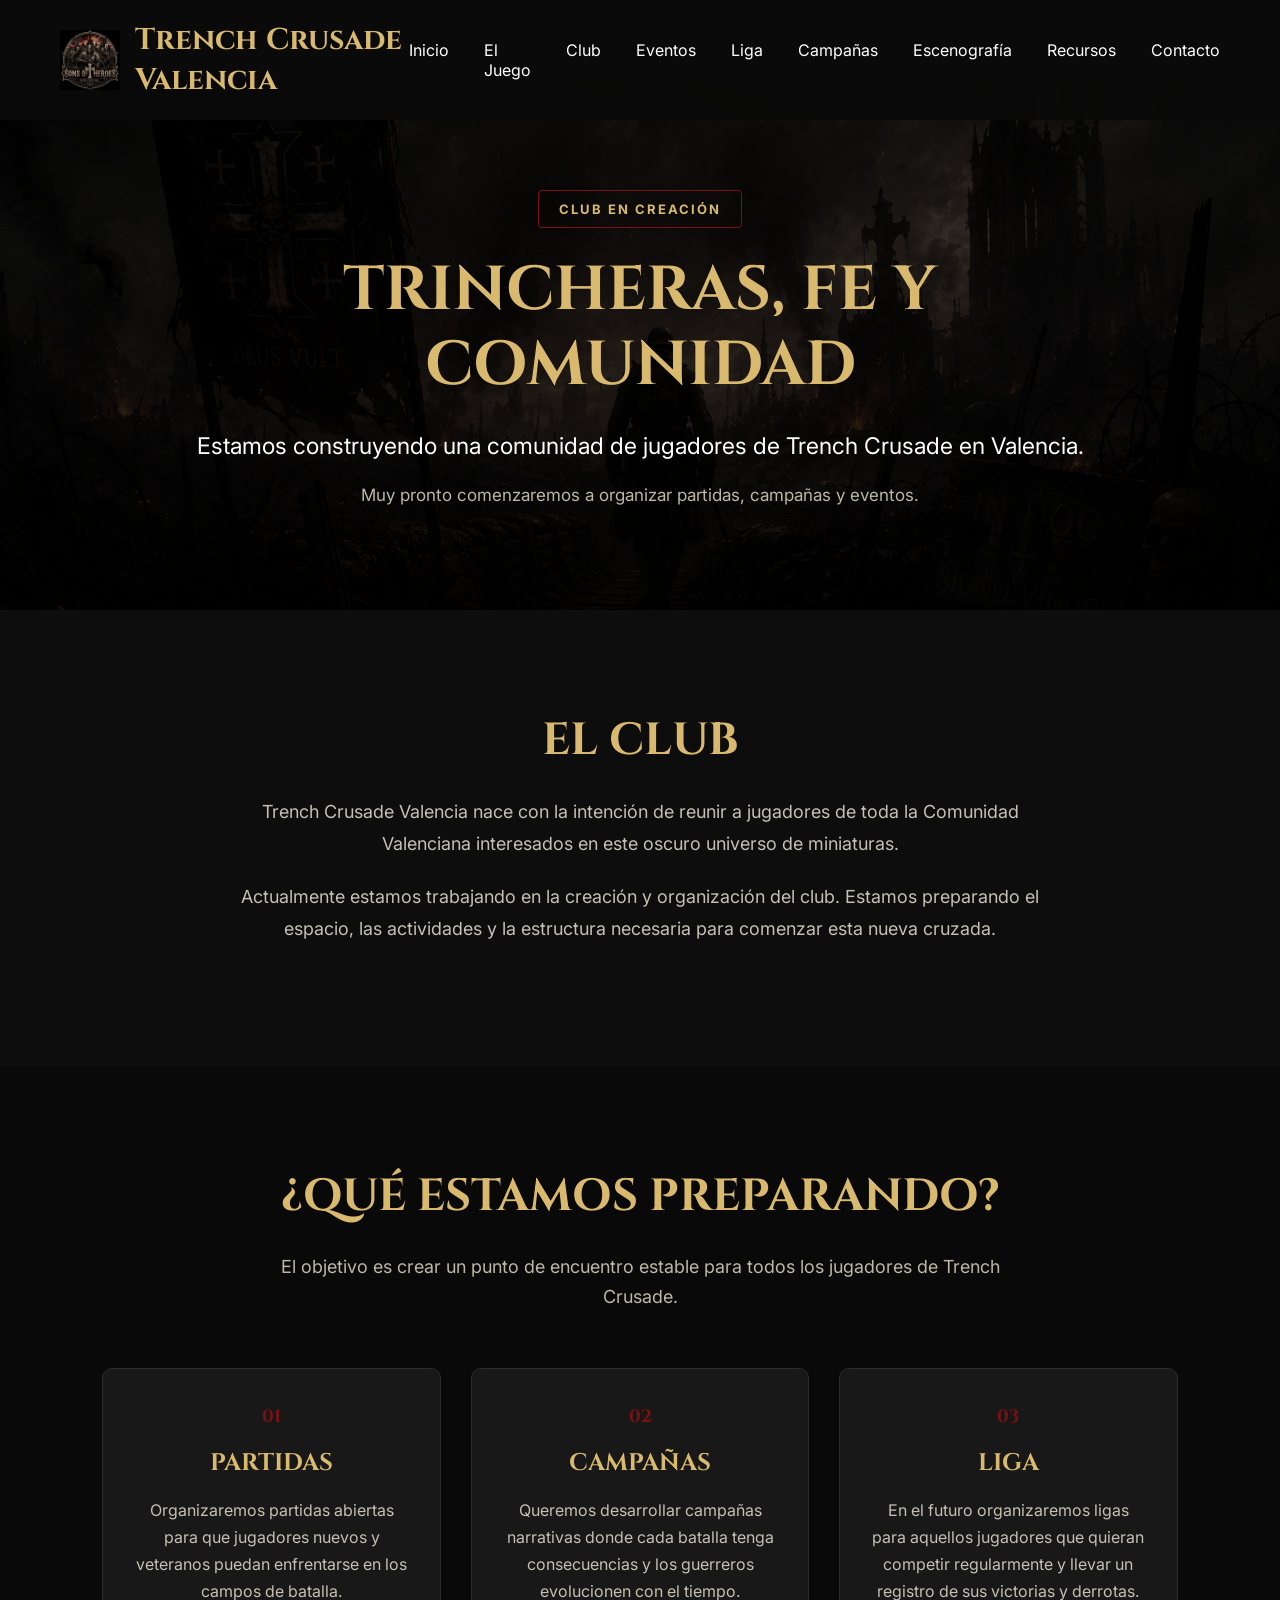
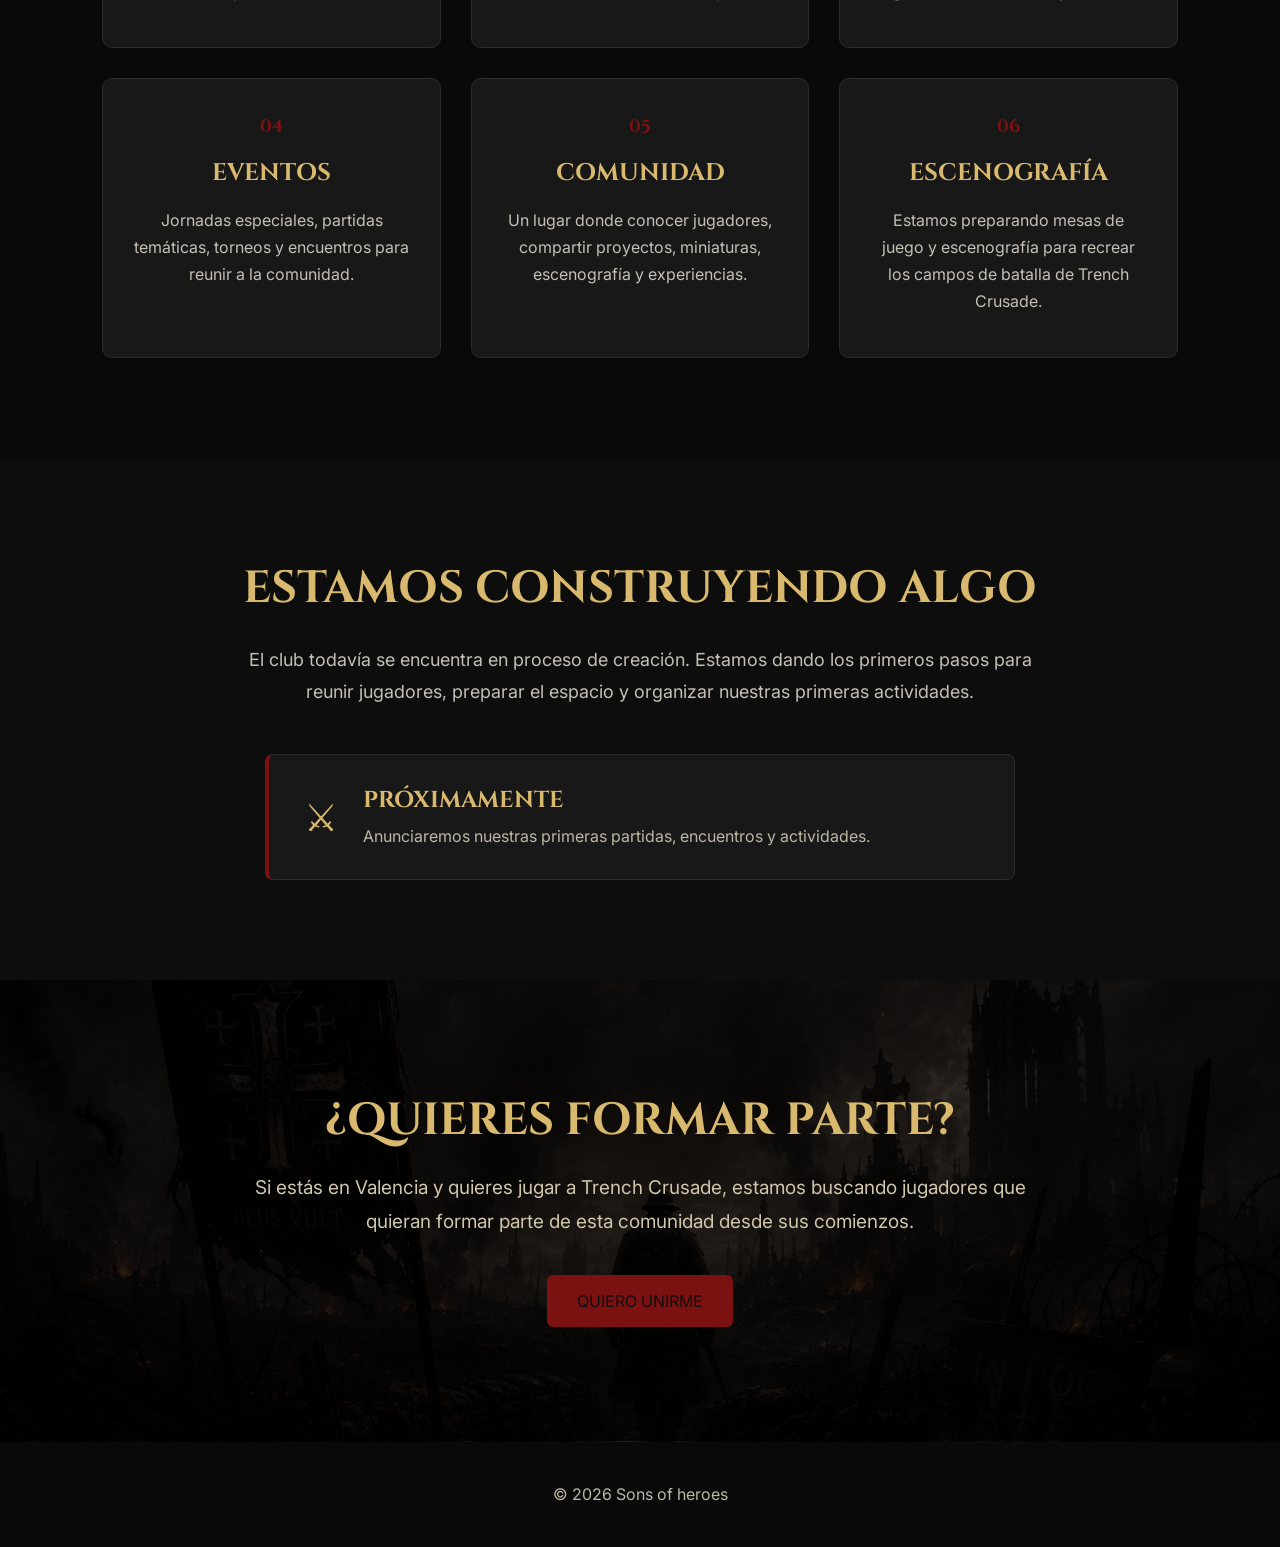
<file: Club.html>
<!DOCTYPE html>
<html lang="es">

<head>

    <meta charset="UTF-8">

    <meta name="viewport"
          content="width=device-width, initial-scale=1.0">

    <title>Club | Trench Crusade Valencia</title>

    <meta name="description"
          content="Club Trench Crusade Valencia. Estamos creando una comunidad para jugadores de Trench Crusade en Valencia.">

    <link rel="icon"
          href="assets/img/favicon.png">

    <!-- Google Fonts -->

    <link rel="preconnect"
          href="https://fonts.googleapis.com">

    <link rel="preconnect"
          href="https://fonts.gstatic.com"
          crossorigin>

    <link href="https://fonts.googleapis.com/css2?family=Cinzel:wght@400;600;700;800&family=Inter:wght@300;400;500;600;700&display=swap"
          rel="stylesheet">

    <!-- CSS PRINCIPAL -->

    <link rel="stylesheet"
          href="css/style.css">

    <!-- CSS DEL CLUB -->

    <link rel="stylesheet"
          href="css/Club.css">

</head>


<body>


<!-- =====================================================
     HEADER
     ===================================================== -->

<header>

    <div class="logo">

        <img src="assets/img/logos.png"
             alt="Trench Crusade Valencia">

        <h1>Trench Crusade Valencia</h1>

    </div>


    <nav>

        <ul>

            <li>
                <a href="index.html">Inicio</a>
            </li>

            <li>
                <a href="ElJuego.html">El Juego</a>
            </li>

            <li>
                <a href="Club.html">Club</a>
            </li>

            <li>
                <a href="#">Eventos</a>
            </li>

            <li>
                <a href="#">Liga</a>
            </li>

            <li>
                <a href="#">Campañas</a>
            </li>

            <li>
                <a href="Escenografia.html">Escenografía</a>
            </li>

            <li>
                <a href="Recursos.html">Recursos</a>
            </li>

            <li>
                <a href="Contacto.html">Contacto</a>
            </li>

        </ul>

    </nav>

</header>



<!-- =====================================================
     CONTENIDO
     ===================================================== -->

<main class="club-page">


    <!-- =================================================
         HERO
         ================================================= -->

    <section class="club-hero">

        <div class="club-hero-content">

            <div class="club-status">
                CLUB EN CREACIÓN
            </div>

            <h2>
                TRINCHERAS, FE Y COMUNIDAD
            </h2>

            <p>
                Estamos construyendo una comunidad de jugadores
                de Trench Crusade en Valencia.
            </p>

            <span>
                Muy pronto comenzaremos a organizar partidas,
                campañas y eventos.
            </span>

        </div>

    </section>



    <!-- =================================================
         PRESENTACIÓN
         ================================================= -->

    <section class="club-section">

        <div class="club-container">

            <h2>
                EL CLUB
            </h2>

            <p class="club-intro">

                Trench Crusade Valencia nace con la intención de
                reunir a jugadores de toda la Comunidad Valenciana
                interesados en este oscuro universo de miniaturas.

            </p>

            <p class="club-intro">

                Actualmente estamos trabajando en la creación y
                organización del club. Estamos preparando el espacio,
                las actividades y la estructura necesaria para
                comenzar esta nueva cruzada.

            </p>

        </div>

    </section>



    <!-- =================================================
         QUÉ ESTAMOS PREPARANDO
         ================================================= -->

    <section class="club-dark">

        <div class="club-container">

            <h2>
                ¿QUÉ ESTAMOS PREPARANDO?
            </h2>

            <p class="section-intro">

                El objetivo es crear un punto de encuentro estable
                para todos los jugadores de Trench Crusade.

            </p>


            <div class="club-grid">


                <!-- PARTIDAS -->

                <article class="club-card">

                    <div class="club-number">
                        01
                    </div>

                    <h3>
                        PARTIDAS
                    </h3>

                    <p>
                        Organizaremos partidas abiertas para que
                        jugadores nuevos y veteranos puedan
                        enfrentarse en los campos de batalla.
                    </p>

                </article>



                <!-- CAMPAÑAS -->

                <article class="club-card">

                    <div class="club-number">
                        02
                    </div>

                    <h3>
                        CAMPAÑAS
                    </h3>

                    <p>
                        Queremos desarrollar campañas narrativas
                        donde cada batalla tenga consecuencias
                        y los guerreros evolucionen con el tiempo.
                    </p>

                </article>



                <!-- LIGA -->

                <article class="club-card">

                    <div class="club-number">
                        03
                    </div>

                    <h3>
                        LIGA
                    </h3>

                    <p>
                        En el futuro organizaremos ligas para
                        aquellos jugadores que quieran competir
                        regularmente y llevar un registro de sus
                        victorias y derrotas.
                    </p>

                </article>



                <!-- EVENTOS -->

                <article class="club-card">

                    <div class="club-number">
                        04
                    </div>

                    <h3>
                        EVENTOS
                    </h3>

                    <p>
                        Jornadas especiales, partidas temáticas,
                        torneos y encuentros para reunir a la
                        comunidad.
                    </p>

                </article>



                <!-- COMUNIDAD -->

                <article class="club-card">

                    <div class="club-number">
                        05
                    </div>

                    <h3>
                        COMUNIDAD
                    </h3>

                    <p>
                        Un lugar donde conocer jugadores,
                        compartir proyectos, miniaturas,
                        escenografía y experiencias.
                    </p>

                </article>



                <!-- ESCENOGRAFÍA -->

                <article class="club-card">

                    <div class="club-number">
                        06
                    </div>

                    <h3>
                        ESCENOGRAFÍA
                    </h3>

                    <p>
                        Estamos preparando mesas de juego y
                        escenografía para recrear los campos
                        de batalla de Trench Crusade.
                    </p>

                </article>


            </div>

        </div>

    </section>



    <!-- =================================================
         ESTADO DEL CLUB
         ================================================= -->

    <section class="club-status-section">

        <div class="club-container">

            <h2>
                ESTAMOS CONSTRUYENDO ALGO
            </h2>

            <p>

                El club todavía se encuentra en proceso de creación.
                Estamos dando los primeros pasos para reunir jugadores,
                preparar el espacio y organizar nuestras primeras
                actividades.

            </p>

            <div class="status-box">

                <div class="status-icon">
                    ⚔
                </div>

                <div>

                    <h3>
                        PRÓXIMAMENTE
                    </h3>

                    <p>
                        Anunciaremos nuestras primeras partidas,
                        encuentros y actividades.
                    </p>

                </div>

            </div>

        </div>

    </section>



    <!-- =================================================
         ÚNETE
         ================================================= -->

    <section class="club-join">

        <div class="club-join-content">

            <h2>
                ¿QUIERES FORMAR PARTE?
            </h2>

            <p>

                Si estás en Valencia y quieres jugar a Trench Crusade,
                estamos buscando jugadores que quieran formar parte
                de esta comunidad desde sus comienzos.

            </p>

            <a href="https://forms.gle/rPqH1ucbKgD2pKCa6"
               class="btn">

                QUIERO UNIRME

            </a>

        </div>

    </section>


</main>



<!-- =====================================================
     FOOTER
     ===================================================== -->

<footer>

    <p>
        © 2026 Sons of heroes
    </p>

</footer>



<script src="js/main.js"></script>

</body>

</html>
</file>
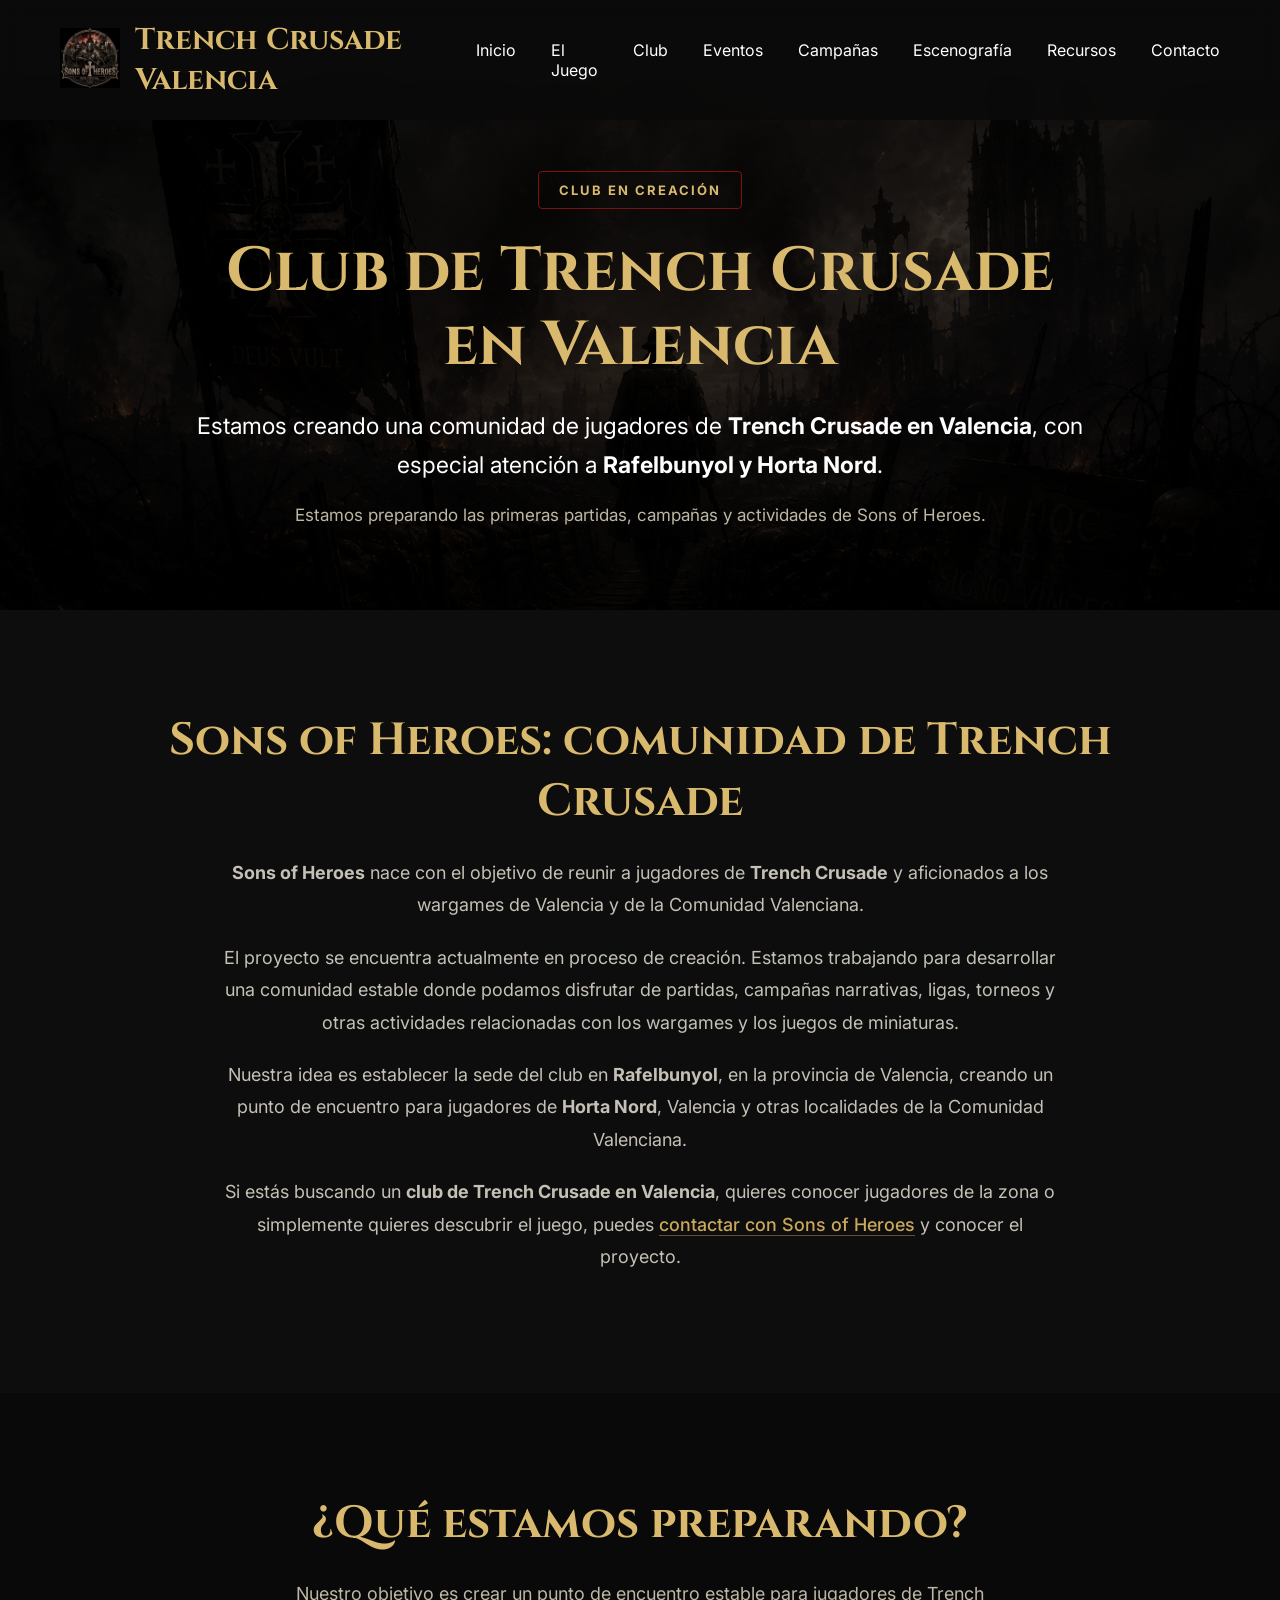
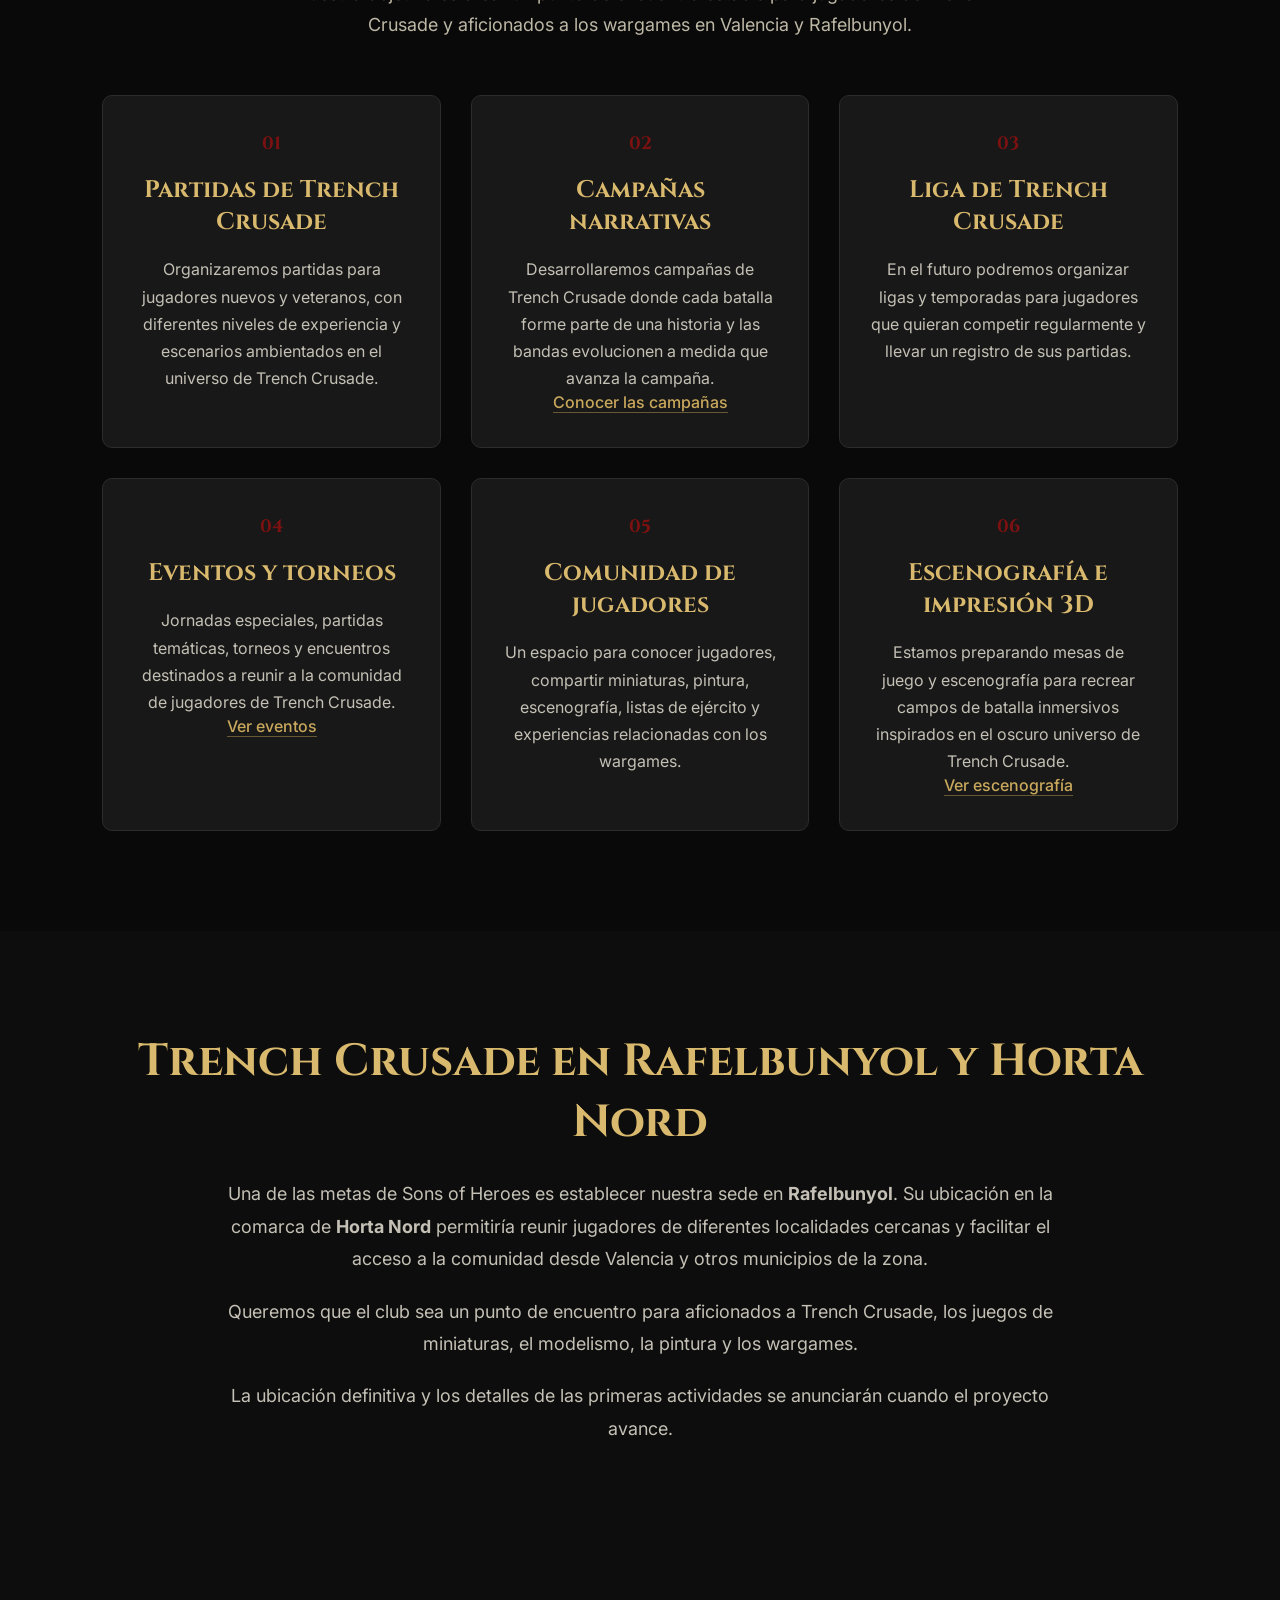
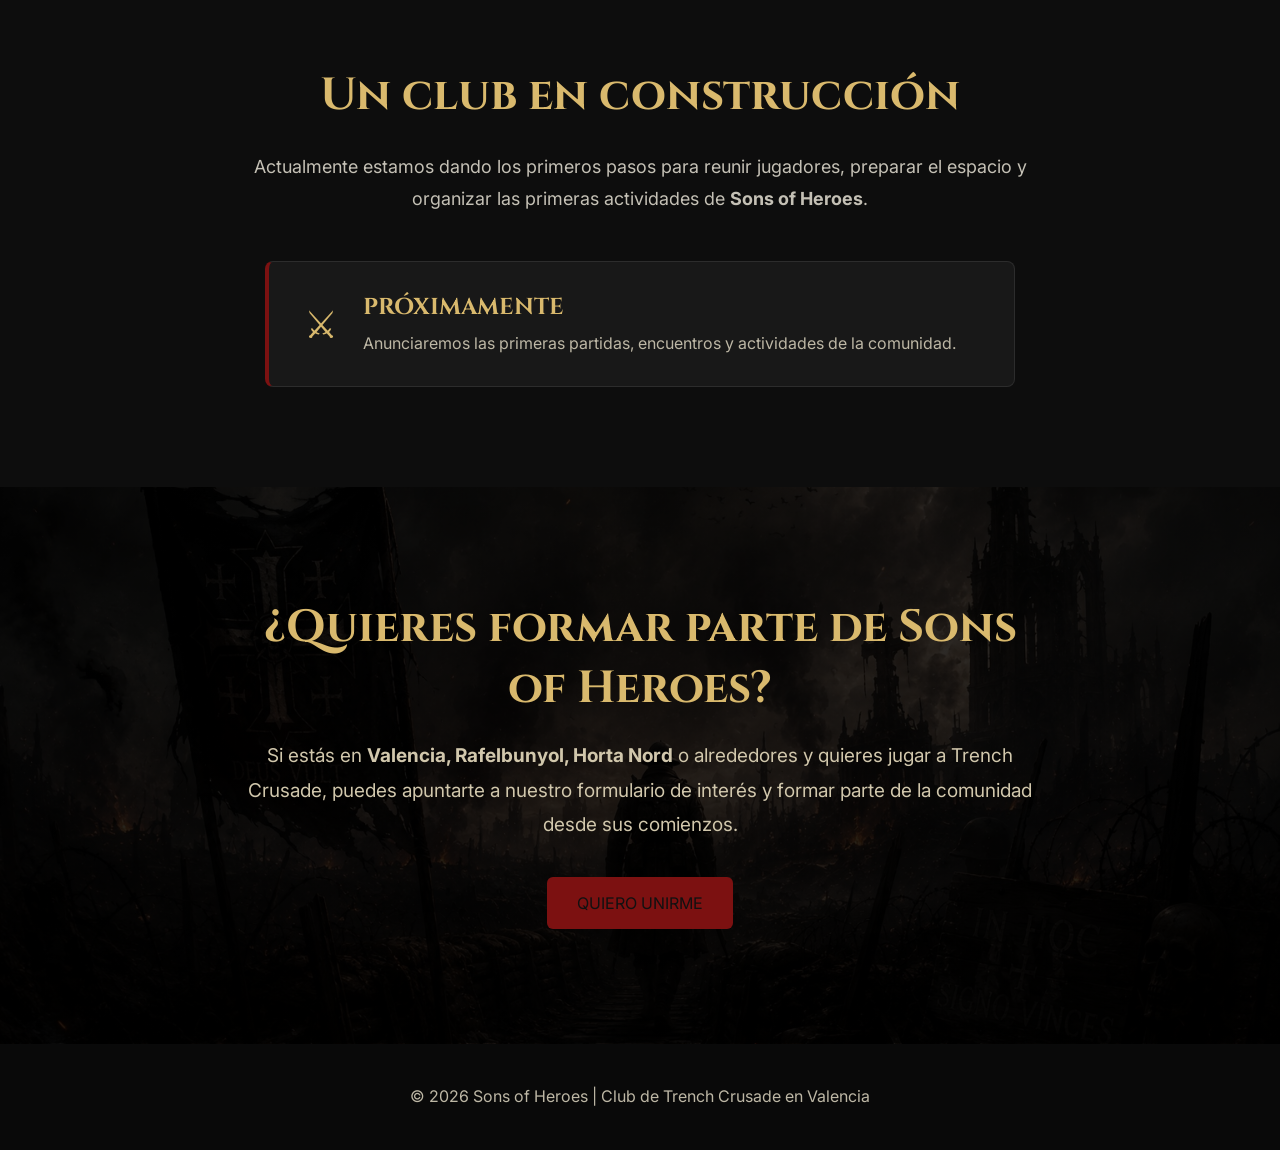
<file: club.html>
<!DOCTYPE html>

<html lang="es">

<head>

<meta charset="UTF-8">

<meta name="viewport" content="width=device-width, initial-scale=1.0">

<title>Club de Trench Crusade en Valencia | Sons of Heroes</title>

<meta name="description"
    content="Sons of Heroes es una comunidad de Trench Crusade y wargames en Valencia, con sede prevista en Rafelbunyol. Únete a jugadores, partidas, campañas y futuros eventos.">

<meta name="robots"
    content="index, follow, max-image-preview:large">

<meta name="author"
    content="Sons of Heroes">

<meta name="theme-color"
    content="#111111">

<link rel="canonical"
    href="https://sons-of-heroes.es/club.html">

<link rel="icon"
    href="assets/img/favicon.png"
    type="image/png">
<link rel="icon" type="image/x-icon" href="assets/img/favicon.ico">

<!-- =====================================================
     OPEN GRAPH
     ===================================================== -->

<meta property="og:type"
    content="website">

<meta property="og:site_name"
    content="Sons of Heroes">

<meta property="og:title"
    content="Club de Trench Crusade en Valencia | Sons of Heroes">

<meta property="og:description"
    content="Comunidad de Trench Crusade y wargames en Valencia, con sede prevista en Rafelbunyol. Partidas, campañas, eventos y comunidad.">

<meta property="og:url"
    content="https://sons-of-heroes.es/club.html">

<meta property="og:image"
    content="https://sons-of-heroes.es/assets/img/logos.png">

<meta property="og:image:alt"
    content="Sons of Heroes - Club de Trench Crusade en Valencia">

<meta property="og:locale"
    content="es_ES">


<!-- =====================================================
     TWITTER / X
     ===================================================== -->

<meta name="twitter:card"
    content="summary_large_image">

<meta name="twitter:title"
    content="Club de Trench Crusade en Valencia | Sons of Heroes">

<meta name="twitter:description"
    content="Comunidad de Trench Crusade y wargames en Valencia y Rafelbunyol. Partidas, campañas, eventos y actividades.">

<meta name="twitter:image"
    content="https://sons-of-heroes.es/assets/img/logos.png">

<meta name="twitter:image:alt"
    content="Sons of Heroes - Trench Crusade Valencia">


<!-- =====================================================
     GOOGLE FONTS
     ===================================================== -->

<link rel="preconnect"
    href="https://fonts.googleapis.com">

<link rel="preconnect"
    href="https://fonts.gstatic.com"
    crossorigin>

<link
    href="https://fonts.googleapis.com/css2?family=Cinzel:wght@400;600;700;800&family=Inter:wght@300;400;500;600;700&display=swap"
    rel="stylesheet">


<!-- =====================================================
     CSS
     ===================================================== -->

<link rel="stylesheet"
    href="css/style.css">

<link rel="stylesheet"
    href="css/Club.css">


<!-- =====================================================
     DATOS ESTRUCTURADOS
     ===================================================== -->

<script type="application/ld+json">
{
    "@context": "https://schema.org",
    "@graph": [

        {
            "@type": "Organization",
            "@id": "https://sons-of-heroes.es/#organization",
            "name": "Sons of Heroes",
            "url": "https://sons-of-heroes.es/",
            "logo": {
                "@type": "ImageObject",
                "url": "https://sons-of-heroes.es/assets/img/logos.png"
            },
            "description": "Comunidad de Trench Crusade y wargames en Valencia y Rafelbunyol.",
            "areaServed": [
                {
                    "@type": "City",
                    "name": "Valencia"
                },
                {
                    "@type": "City",
                    "name": "Rafelbunyol"
                },
                {
                    "@type": "AdministrativeArea",
                    "name": "Horta Nord"
                },
                {
                    "@type": "AdministrativeArea",
                    "name": "Comunidad Valenciana"
                }
            ]
        },

        {
            "@type": "WebSite",
            "@id": "https://sons-of-heroes.es/#website",
            "name": "Sons of Heroes",
            "url": "https://sons-of-heroes.es/",
            "publisher": {
                "@id": "https://sons-of-heroes.es/#organization"
            },
            "inLanguage": "es-ES"
        },

        {
            "@type": "WebPage",
            "@id": "https://sons-of-heroes.es/club.html#webpage",
            "url": "https://sons-of-heroes.es/club.html",
            "name": "Club de Trench Crusade en Valencia",
            "description": "Comunidad de Trench Crusade y wargames en Valencia, con sede prevista en Rafelbunyol.",
            "isPartOf": {
                "@id": "https://sons-of-heroes.es/#website"
            },
            "about": {
                "@id": "https://sons-of-heroes.es/#organization"
            },
            "inLanguage": "es-ES"
        }

    ]
}
</script>

</head>

<body>

<!-- ===================================================== HEADER ===================================================== -->

<header>

<div class="logo">

    <a href="index.html"
       aria-label="Sons of Heroes - Trench Crusade Valencia">

        <img
            src="assets/img/logos.png"
            alt="Sons of Heroes - Club de Trench Crusade en Valencia">

    </a>

    <h1>
        Trench Crusade Valencia
    </h1>

</div>


<nav aria-label="Navegación principal">

    <ul>

        <li>
            <a href="index.html">
                Inicio
            </a>
        </li>

        <li>
            <a href="el-Juego.html">
                El Juego
            </a>
        </li>

        <li>
            <a href="club.html"
               aria-current="page">
                Club
            </a>
        </li>

        <li>
            <a href="eventos.html">
                Eventos
            </a>
        </li>

        <li>
            <a href="campañas.html">
                Campañas
            </a>
        </li>

        <li>
            <a href="escenografia.html">
                Escenografía
            </a>
        </li>

        <li>
            <a href="recursos.html">
                Recursos
            </a>
        </li>

        <li>
            <a href="contacto.html">
                Contacto
            </a>
        </li>

    </ul>

</nav>

</header>

<!-- ===================================================== CONTENIDO PRINCIPAL ===================================================== -->

<main class="club-page">

<!-- ===================================================== HERO ===================================================== -->

<section class="club-hero" aria-labelledby="club-title">

<div class="club-hero-content">

    <div class="club-status">
        CLUB EN CREACIÓN
    </div>

    <h2 id="club-title">
        Club de Trench Crusade en Valencia
    </h2>

    <p>
        Estamos creando una comunidad de jugadores de
        <strong>Trench Crusade en Valencia</strong>, con especial
        atención a <strong>Rafelbunyol y Horta Nord</strong>.
    </p>

    <span>
        Estamos preparando las primeras partidas, campañas
        y actividades de Sons of Heroes.
    </span>

</div>

</section>

<!-- ===================================================== PRESENTACIÓN ===================================================== -->

<section class="club-section">

<div class="club-container">

    <h2>
        Sons of Heroes: comunidad de Trench Crusade
    </h2>

    <p class="club-intro">

        <strong>Sons of Heroes</strong> nace con el objetivo de
        reunir a jugadores de <strong>Trench Crusade</strong> y
        aficionados a los wargames de Valencia y de la
        Comunidad Valenciana.

    </p>

    <p class="club-intro">

        El proyecto se encuentra actualmente en proceso de
        creación. Estamos trabajando para desarrollar una
        comunidad estable donde podamos disfrutar de partidas,
        campañas narrativas, ligas, torneos y otras actividades
        relacionadas con los wargames y los juegos de miniaturas.

    </p>

    <p class="club-intro">

        Nuestra idea es establecer la sede del club en
        <strong>Rafelbunyol</strong>, en la provincia de Valencia,
        creando un punto de encuentro para jugadores de
        <strong>Horta Nord</strong>, Valencia y otras localidades
        de la Comunidad Valenciana.

    </p>

    <p class="club-intro">

        Si estás buscando un
        <strong>club de Trench Crusade en Valencia</strong>,
        quieres conocer jugadores de la zona o simplemente
        quieres descubrir el juego, puedes
        <a href="contacto.html">contactar con Sons of Heroes</a>
        y conocer el proyecto.

    </p>

</div>

</section>

<!-- ===================================================== QUÉ ESTAMOS PREPARANDO ===================================================== -->

<section class="club-dark">

<div class="club-container">

    <h2>
        ¿Qué estamos preparando?
    </h2>

    <p class="section-intro">

        Nuestro objetivo es crear un punto de encuentro estable
        para jugadores de Trench Crusade y aficionados a los
        wargames en Valencia y Rafelbunyol.

    </p>


    <div class="club-grid">


        <!-- PARTIDAS -->

        <article class="club-card">

            <div class="club-number">
                01
            </div>

            <h3>
                Partidas de Trench Crusade
            </h3>

            <p>
                Organizaremos partidas para jugadores nuevos y
                veteranos, con diferentes niveles de experiencia
                y escenarios ambientados en el universo de
                Trench Crusade.
            </p>

        </article>


        <!-- CAMPAÑAS -->

        <article class="club-card">

            <div class="club-number">
                02
            </div>

            <h3>
                Campañas narrativas
            </h3>

            <p>
                Desarrollaremos campañas de Trench Crusade donde
                cada batalla forme parte de una historia y las
                bandas evolucionen a medida que avanza la campaña.
            </p>

            <a href="campañas.html">
                Conocer las campañas
            </a>

        </article>


        <!-- LIGA -->

        <article class="club-card">

            <div class="club-number">
                03
            </div>

            <h3>
                Liga de Trench Crusade
            </h3>

            <p>
                En el futuro podremos organizar ligas y
                temporadas para jugadores que quieran competir
                regularmente y llevar un registro de sus partidas.
            </p>

        </article>


        <!-- EVENTOS -->

        <article class="club-card">

            <div class="club-number">
                04
            </div>

            <h3>
                Eventos y torneos
            </h3>

            <p>
                Jornadas especiales, partidas temáticas, torneos
                y encuentros destinados a reunir a la comunidad
                de jugadores de Trench Crusade.
            </p>

            <a href="eventos.html">
                Ver eventos
            </a>

        </article>


        <!-- COMUNIDAD -->

        <article class="club-card">

            <div class="club-number">
                05
            </div>

            <h3>
                Comunidad de jugadores
            </h3>

            <p>
                Un espacio para conocer jugadores, compartir
                miniaturas, pintura, escenografía, listas de
                ejército y experiencias relacionadas con los
                wargames.
            </p>

        </article>


        <!-- ESCENOGRAFÍA -->

        <article class="club-card">

            <div class="club-number">
                06
            </div>

            <h3>
                Escenografía e impresión 3D
            </h3>

            <p>
                Estamos preparando mesas de juego y escenografía
                para recrear campos de batalla inmersivos
                inspirados en el oscuro universo de Trench Crusade.
            </p>

            <a href="escenografia.html">
                Ver escenografía
            </a>

        </article>


    </div>

</div>

</section>

<!-- ===================================================== UBICACIÓN ===================================================== -->

<section class="club-section">

<div class="club-container">

    <h2>
        Trench Crusade en Rafelbunyol y Horta Nord
    </h2>

    <p class="club-intro">

        Una de las metas de Sons of Heroes es establecer
        nuestra sede en <strong>Rafelbunyol</strong>. Su ubicación
        en la comarca de <strong>Horta Nord</strong> permitiría
        reunir jugadores de diferentes localidades cercanas y
        facilitar el acceso a la comunidad desde Valencia y
        otros municipios de la zona.

    </p>

    <p class="club-intro">

        Queremos que el club sea un punto de encuentro para
        aficionados a Trench Crusade, los juegos de miniaturas,
        el modelismo, la pintura y los wargames.

    </p>

    <p class="club-intro">

        La ubicación definitiva y los detalles de las primeras
        actividades se anunciarán cuando el proyecto avance.

    </p>

</div>

</section>

<!-- ===================================================== ESTADO DEL CLUB ===================================================== -->

<section class="club-status-section">

<div class="club-container">

    <h2>
        Un club en construcción
    </h2>

    <p>

        Actualmente estamos dando los primeros pasos para
        reunir jugadores, preparar el espacio y organizar
        las primeras actividades de <strong>Sons of Heroes</strong>.

    </p>

    <div class="status-box">

        <div class="status-icon"
             aria-hidden="true">
            ⚔
        </div>

        <div>

            <h3>
                PRÓXIMAMENTE
            </h3>

            <p>
                Anunciaremos las primeras partidas, encuentros
                y actividades de la comunidad.
            </p>

        </div>

    </div>

</div>

</section>

<!-- ===================================================== ÚNETE ===================================================== -->

<section class="club-join" aria-labelledby="join-title">

<div class="club-join-content">

    <h2 id="join-title">
        ¿Quieres formar parte de Sons of Heroes?
    </h2>

    <p>

        Si estás en <strong>Valencia, Rafelbunyol, Horta Nord</strong>
        o alrededores y quieres jugar a Trench Crusade, puedes
        apuntarte a nuestro formulario de interés y formar parte
        de la comunidad desde sus comienzos.

    </p>

    <a href="https://forms.gle/rPqH1ucbKgD2pKCa6"
       class="btn"
       target="_blank"
       rel="noopener noreferrer">

        QUIERO UNIRME

    </a>

</div>

</section>

</main>

<!-- ===================================================== FOOTER ===================================================== -->

<footer>

<p>
    © 2026 Sons of Heroes |
    Club de Trench Crusade en Valencia
</p>

</footer>

<script src="js/main.js"></script>

</body>

</html>
</file>
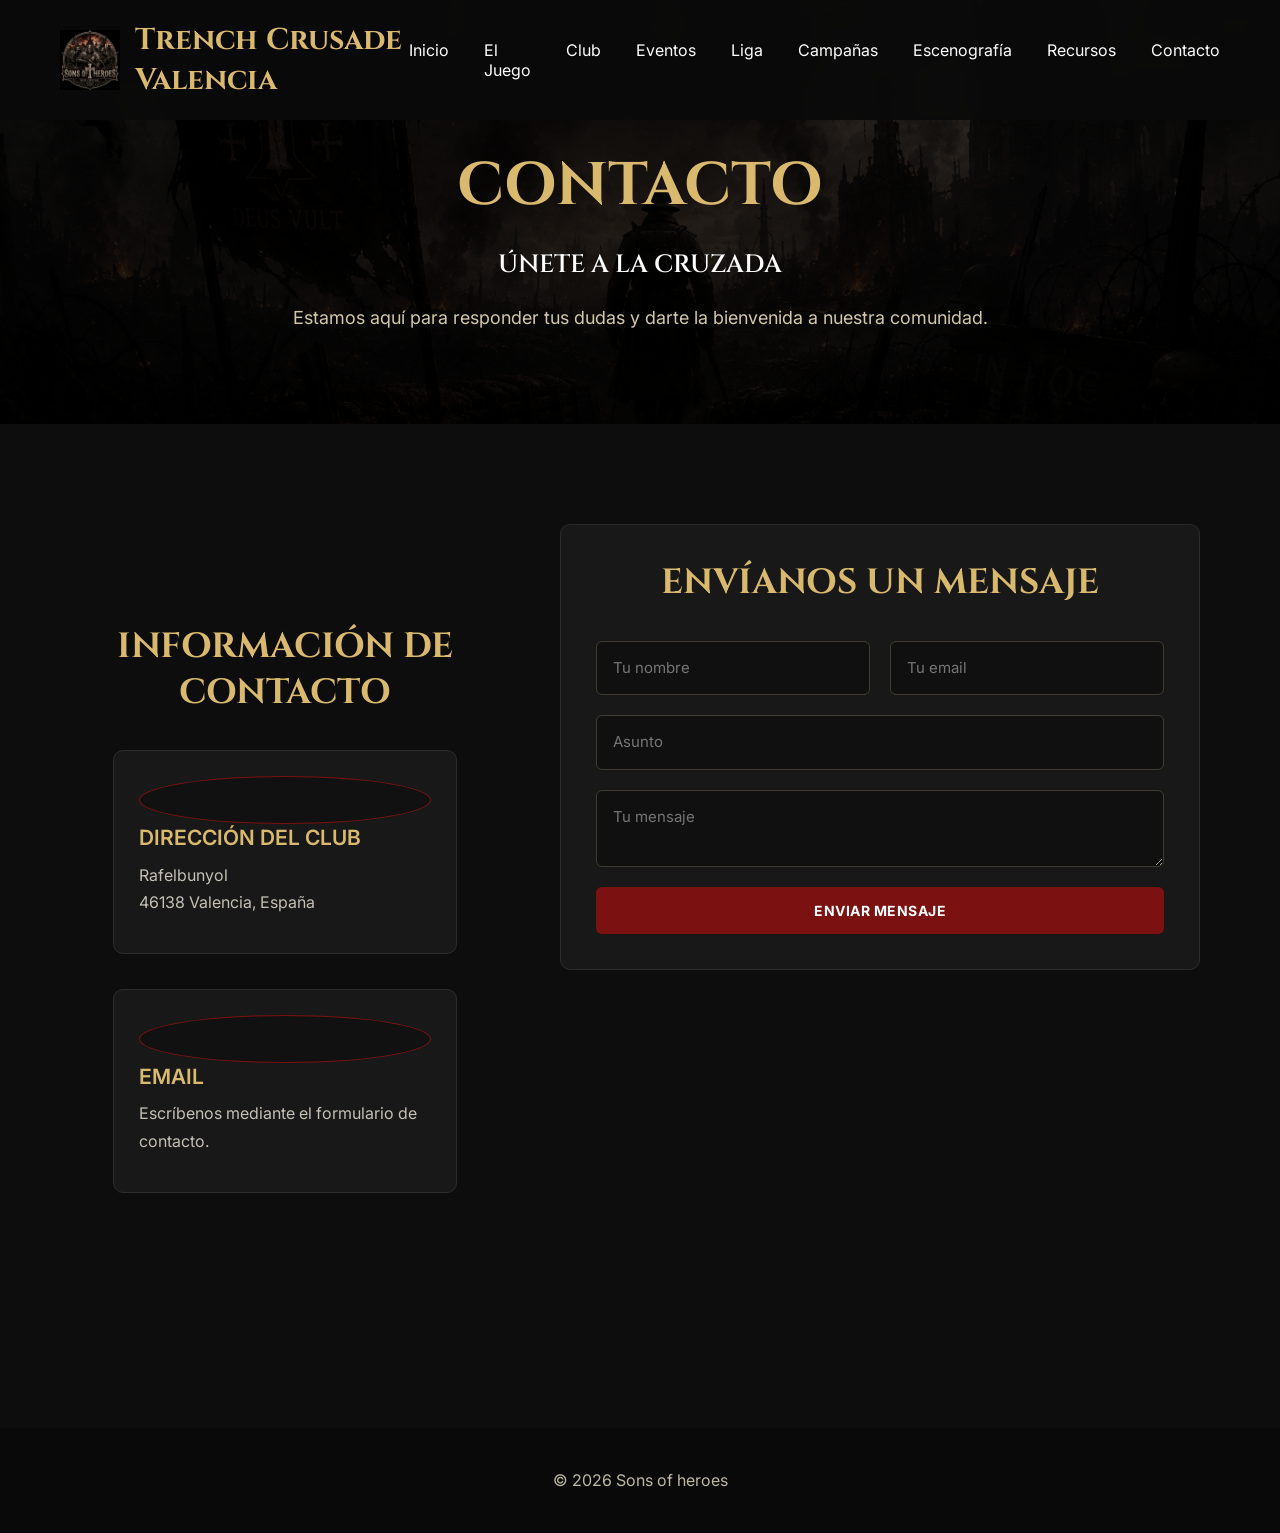
<file: Contacto.html>
<!DOCTYPE html>
<html lang="es">

<head>

    <meta charset="UTF-8">
    <meta name="viewport" content="width=device-width, initial-scale=1.0">

    <title>Contacto | Trench Crusade Valencia</title>

    <meta name="description"
        content="Contacta con el club de Trench Crusade Valencia. Únete a nuestra comunidad de jugadores de wargames.">

    <link rel="icon" href="assets/img/favicon.png">

    <!-- Google Fonts -->
    <link rel="preconnect" href="https://fonts.googleapis.com">
    <link rel="preconnect" href="https://fonts.gstatic.com" crossorigin>

    <link href="https://fonts.googleapis.com/css2?family=Cinzel:wght@400;600;700;800&family=Inter:wght@300;400;500;600;700&display=swap"
        rel="stylesheet">

    <!-- CSS principal -->
    <link rel="stylesheet" href="css/style.css">

    <!-- CSS específico de contacto -->
    <link rel="stylesheet" href="css/contacto.css">

</head>


<body>


<!-- =====================================================
     CABECERA Y MENÚ
===================================================== -->

<header>

    <div class="logo">

        <img src="assets/img/logos.png" alt="Trench Crusade Valencia">

        <h1>Trench Crusade Valencia</h1>

    </div>


    <nav>

        <ul>

            <li>
                <a href="index.html">Inicio</a>
            </li>

          <li><a href="ElJuego.html">El Juego</a></li>

            <li><a href="Club.html">Club</a></li>

            <li>
                <a href="#">Eventos</a>
            </li>

            <li>
                <a href="#">Liga</a>
            </li>

            <li>
                <a href="#">Campañas</a>
            </li>

            <li>
                <a href="Escenografia.html">Escenografía</a>
            </li>

            <li>
                <a href="Recursos.html">Recursos</a>
            </li>

            <li>
                <a href="Contacto.html">Contacto</a>
            </li>

        </ul>

    </nav>

</header>



<!-- =====================================================
     CABECERA DE CONTACTO
===================================================== -->

<section class="contact-hero">

    <h1>CONTACTO</h1>

    <p class="subtitle">
        ÚNETE A LA CRUZADA
    </p>

    <p>
        Estamos aquí para responder tus dudas y darte la bienvenida
        a nuestra comunidad.
    </p>

</section>



<!-- =====================================================
     CONTENIDO DE CONTACTO
===================================================== -->

<main class="contact-container">


    <!-- INFORMACIÓN -->

    <section class="info-section">

        <h2>INFORMACIÓN DE CONTACTO</h2>


        <div class="info-item">

            <i class="icon-location"></i>

            <div>

                <h3>DIRECCIÓN DEL CLUB</h3>

                <p>
                    Rafelbunyol<br>
                    46138 Valencia, España
                </p>

            </div>

        </div>


        <div class="info-item">

            <i class="icon-email"></i>

            <div>

                <h3>EMAIL</h3>

                <p>
                    Escríbenos mediante el formulario
                    de contacto.
                </p>

            </div>

        </div>


    </section>



    <!-- FORMULARIO -->

    <section class="form-section">

        <h2>ENVÍANOS UN MENSAJE</h2>


        <form
            action="https://formspree.io/f/xnpqjaqe"
            method="POST"
        >


            <div class="row">


                <input
                    type="text"
                    name="nombre"
                    placeholder="Tu nombre"
                    required
                >


                <input
                    type="email"
                    name="email"
                    placeholder="Tu email"
                    required
                >


            </div>


            <input
                type="text"
                name="asunto"
                placeholder="Asunto"
                required
            >


            <textarea
                name="mensaje"
                placeholder="Tu mensaje"
                required
            ></textarea>


            <button type="submit">
                ENVIAR MENSAJE
            </button>


        </form>

    </section>


</main>



<!-- =====================================================
     PIE DE PÁGINA
===================================================== -->

<footer>

    <p>
           © 2026 Sons of heroes

    </p>

</footer>



<script src="js/main.js"></script>


</body>

</html>
</file>
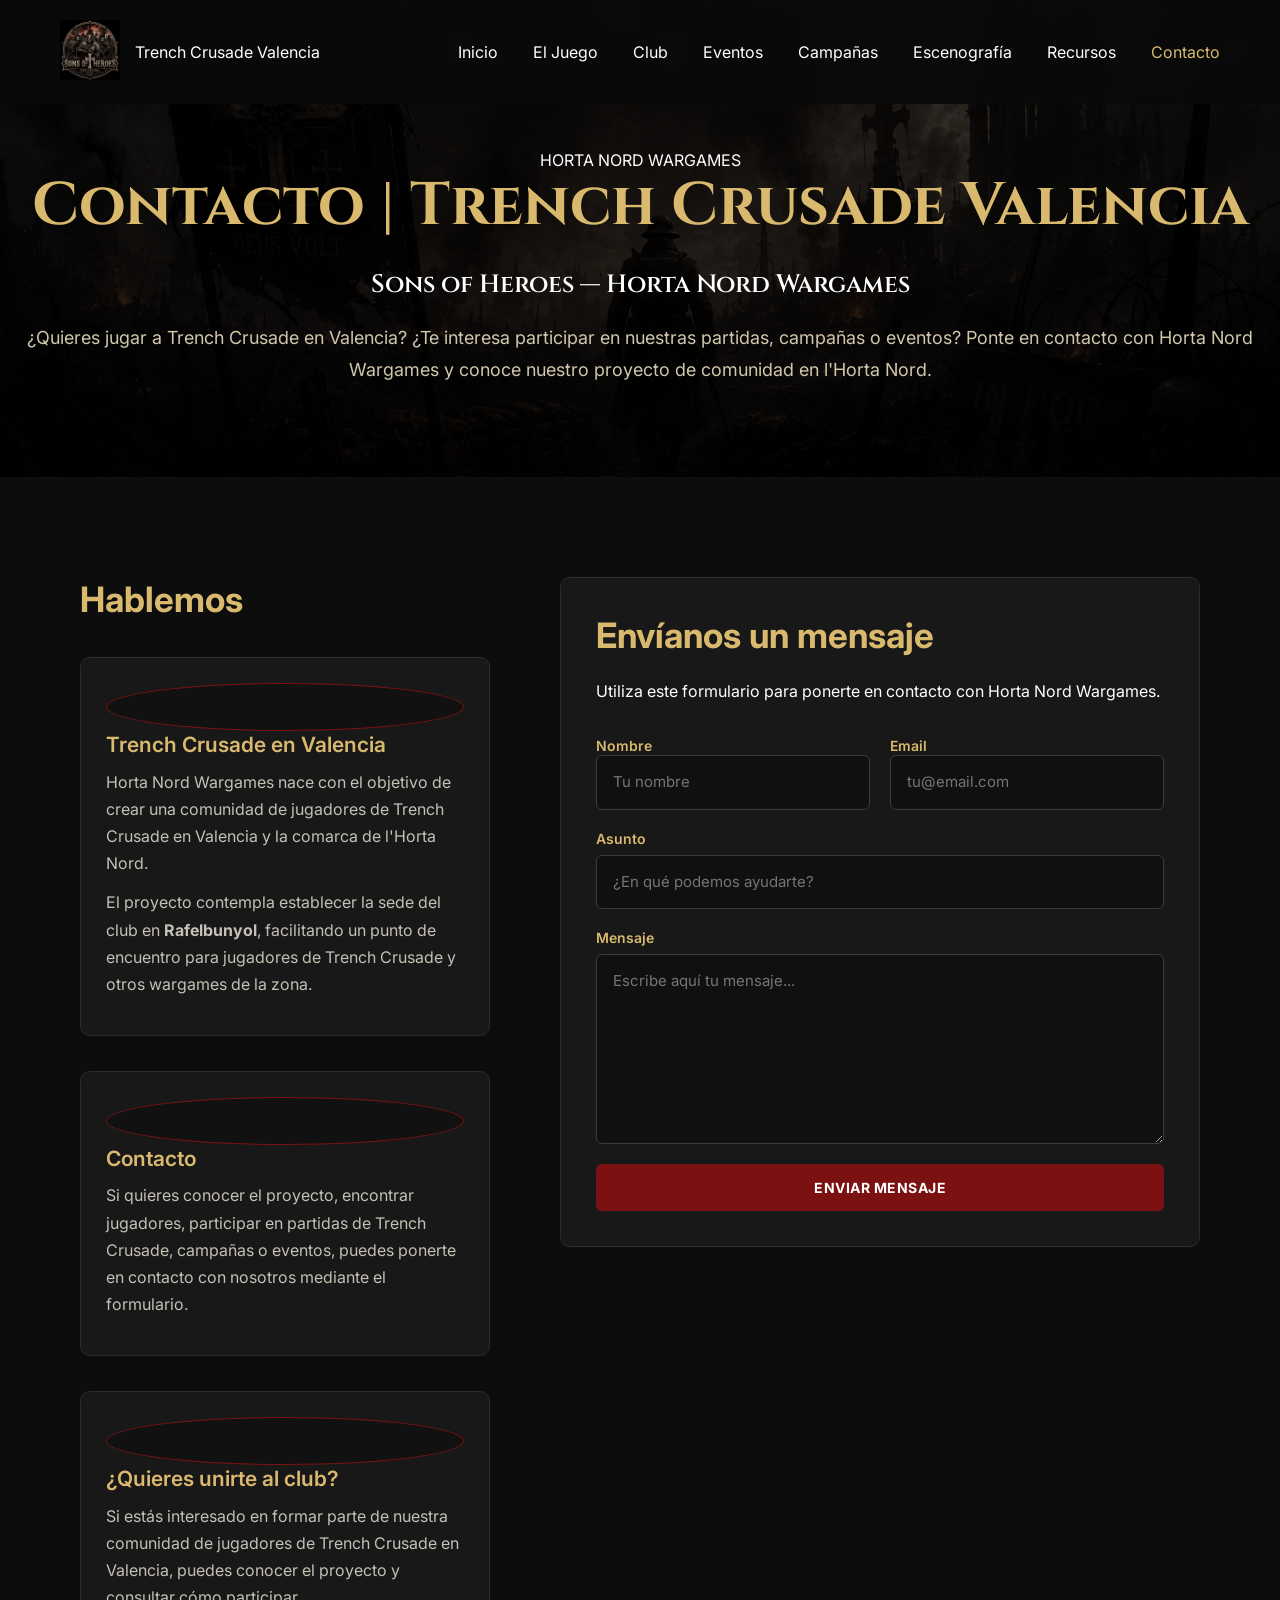
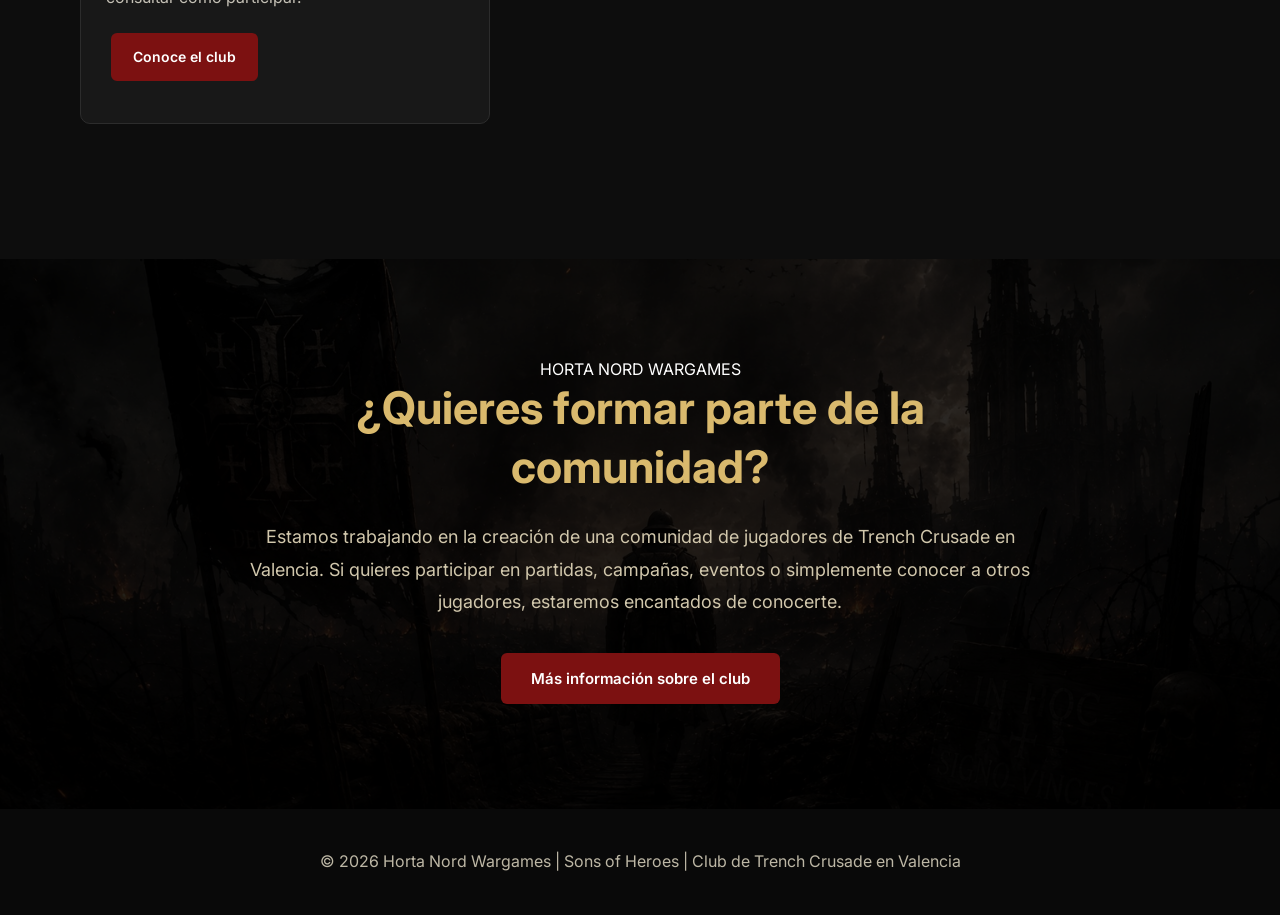
<file: contacto.html>
<!DOCTYPE html>

<html lang="es">

<head>

<meta charset="UTF-8">

<meta name="viewport" content="width=device-width, initial-scale=1.0">

<!-- ========================================================= SEO PRINCIPAL ========================================================= -->

<title> Contacto | Trench Crusade Valencia | Horta Nord Wargames </title>

<meta name="description" content="Contacta con Horta Nord Wargames, comunidad de Trench Crusade en Valencia y Rafelbunyol. Infórmate sobre partidas, campañas, eventos y cómo unirte al club.">

<meta name="robots" content="index, follow">

<meta name="author" content="Horta Nord Wargames">

<meta name="theme-color" content="#111111">

<!-- ========================================================= CANONICAL ========================================================= -->

<link rel="canonical" href="https://sons-of-heroes.es/contacto.html">

<!-- ========================================================= FAVICON ========================================================= -->

<link rel="icon" href="assets/img/favicon.png" type="image/png">

<link rel="icon" type="image/x-icon" href="assets/img/favicon.ico">

<!-- ========================================================= OPEN GRAPH ========================================================= -->

<meta property="og:type" content="website">

<meta property="og:locale" content="es_ES">

<meta property="og:title" content="Contacto | Trench Crusade Valencia | Horta Nord Wargames">

<meta property="og:description" content="Contacta con Horta Nord Wargames y descubre cómo participar en partidas, campañas y eventos de Trench Crusade en Valencia y Rafelbunyol.">

<meta property="og:url" content="https://sons-of-heroes.es/contacto.html">

<meta property="og:site_name" content="Sons of Heroes | Horta Nord Wargames">

<meta property="og:image" content="https://sons-of-heroes.es/assets/img/hero.jpg">

<meta property="og:image:alt" content="Trench Crusade Valencia - Horta Nord Wargames">

<!-- ========================================================= TWITTER / X ========================================================= -->

<meta name="twitter:card" content="summary_large_image">

<meta name="twitter:title" content="Contacto | Trench Crusade Valencia | Horta Nord Wargames">

<meta name="twitter:description" content="Contacta con Horta Nord Wargames para participar en partidas, campañas y eventos de Trench Crusade en Valencia y Rafelbunyol.">

<meta name="twitter:image" content="https://sons-of-heroes.es/assets/img/hero.jpg">

<!-- ========================================================= GOOGLE FONTS ========================================================= -->

<link rel="preconnect" href="https://fonts.googleapis.com">

<link rel="preconnect" href="https://fonts.gstatic.com" crossorigin>

<link href="https://fonts.googleapis.com/css2?family=Cinzel:wght@400;600;700;800&family=Inter:wght@300;400;500;600;700&display=swap" rel="stylesheet">

<!-- ========================================================= CSS ========================================================= -->

<link rel="stylesheet" href="css/style.css">

<link rel="stylesheet" href="css/contacto.css">

<!-- ========================================================= DATOS ESTRUCTURADOS ========================================================= -->

<script type="application/ld+json"> { "@context": "https://schema.org", "@graph": [ { "@type": "WebPage", "@id": "https://sons-of-heroes.es/contacto.html#webpage", "url": "https://sons-of-heroes.es/contacto.html", "name": "Contacto | Trench Crusade Valencia | Horta Nord Wargames", "description": "Contacta con Horta Nord Wargames, comunidad de Trench Crusade en Valencia y Rafelbunyol.", "inLanguage": "es-ES", "isPartOf": { "@type": "WebSite", "@id": "https://sons-of-heroes.es/#website", "name": "Sons of Heroes | Horta Nord Wargames", "url": "https://sons-of-heroes.es/" }, "about": { "@type": "Thing", "name": "Trench Crusade" } }, { "@type": "BreadcrumbList", "itemListElement": [ { "@type": "ListItem", "position": 1, "name": "Inicio", "item": "https://sons-of-heroes.es/" }, { "@type": "ListItem", "position": 2, "name": "Contacto", "item": "https://sons-of-heroes.es/contacto.html" } ] }, { "@type": "Organization", "name": "Horta Nord Wargames", "alternateName": "Sons of Heroes", "url": "https://sons-of-heroes.es/", "description": "Comunidad y proyecto de club dedicado a Trench Crusade y los wargames en Valencia y l'Horta Nord." } ] } </script>

</head>

<body>

<!-- ========================================================= HEADER ========================================================= -->

<header>

<!-- ===================================================== LOGO ===================================================== -->

<div class="logo">

<a href="index.html"
   aria-label="Sons of Heroes - Horta Nord Wargames - Trench Crusade Valencia">

    <img
        src="assets/img/logos.png"
        alt="Sons of Heroes - Horta Nord Wargames"
        width="60"
        height="60">

</a>


<span class="site-title">
    Trench Crusade Valencia
</span>

</div>

<!-- ===================================================== NAVEGACIÓN ===================================================== -->

<nav aria-label="Navegación principal">

<ul>

    <li>
        <a href="index.html">
            Inicio
        </a>
    </li>


    <li>
        <a href="el-Juego.html">
            El Juego
        </a>
    </li>


    <li>
        <a href="club.html">
            Club
        </a>
    </li>


    <li>
        <a href="eventos.html">
            Eventos
        </a>
    </li>


    <li>
        <a href="campañas.html">
            Campañas
        </a>
    </li>


    <li>
        <a href="escenografia.html">
            Escenografía
        </a>
    </li>


    <li>
        <a href="recursos.html">
            Recursos
        </a>
    </li>


    <li>
        <a href="contacto.html"
           class="active"
           aria-current="page">

            Contacto

        </a>
    </li>

</ul>

</nav>

</header>

<!-- ========================================================= CONTENIDO PRINCIPAL ========================================================= -->

<main>

<!-- ===================================================== HERO DE CONTACTO ===================================================== -->

<section class="contact-hero" aria-labelledby="titulo-contacto">

<span class="etiqueta">
    HORTA NORD WARGAMES
</span>


<h1 id="titulo-contacto">

    Contacto | Trench Crusade Valencia

</h1>


<p class="subtitle">

    Sons of Heroes — Horta Nord Wargames

</p>


<p>

    ¿Quieres jugar a Trench Crusade en Valencia?
    ¿Te interesa participar en nuestras partidas,
    campañas o eventos? Ponte en contacto con
    Horta Nord Wargames y conoce nuestro proyecto
    de comunidad en l'Horta Nord.

</p>

</section>




<!-- ===================================================== INFORMACIÓN Y FORMULARIO ===================================================== -->

<section class="contact-container" aria-label="Información de contacto y formulario">

<!-- =================================================
     INFORMACIÓN
     ================================================= -->

<div class="info-section">


    <h2>
        Hablemos
    </h2>


    <!-- =================================================
         UBICACIÓN
         ================================================= -->

    <div class="info-item">


        <div
            class="icon-location"
            aria-hidden="true">
        </div>


        <div>

            <h3>
                Trench Crusade en Valencia
            </h3>


            <p>

                Horta Nord Wargames nace con el objetivo
                de crear una comunidad de jugadores de
                Trench Crusade en Valencia y la comarca
                de l'Horta Nord.

            </p>


            <p>

                El proyecto contempla establecer la sede
                del club en <strong>Rafelbunyol</strong>,
                facilitando un punto de encuentro para
                jugadores de Trench Crusade y otros
                wargames de la zona.

            </p>

        </div>

    </div>



    <!-- =================================================
         CONTACTO
         ================================================= -->

    <div class="info-item">


        <div
            class="icon-email"
            aria-hidden="true">
        </div>


        <div>

            <h3>
                Contacto
            </h3>


            <p>

                Si quieres conocer el proyecto,
                encontrar jugadores, participar en
                partidas de Trench Crusade, campañas
                o eventos, puedes ponerte en contacto
                con nosotros mediante el formulario.

            </p>

        </div>

    </div>



    <!-- =================================================
         UNIRSE
         ================================================= -->

    <div class="info-item">


        <div
            class="icon-email"
            aria-hidden="true">
        </div>


        <div>

            <h3>
                ¿Quieres unirte al club?
            </h3>


            <p>

                Si estás interesado en formar parte de
                nuestra comunidad de jugadores de
                Trench Crusade en Valencia, puedes
                conocer el proyecto y consultar cómo
                participar.

            </p>


            <p>

                <a
                    href="club.html"
                    class="btn">

                    Conoce el club

                </a>

            </p>

        </div>

    </div>


</div>



<!-- =================================================
     FORMULARIO
     ================================================= -->

<div class="form-section">


    <h2>
        Envíanos un mensaje
    </h2>


    <p>

        Utiliza este formulario para ponerte en
        contacto con Horta Nord Wargames.

    </p>


    <!-- FORMULARIO CON ENVÍO A EMAIL -->

    <form
        action="https://formsubmit.co/infoclubsoh@gmail.com"
        method="POST"
        aria-label="Formulario de contacto">


        <!-- CONFIGURACIÓN FORMSUBMIT -->

        <input
            type="hidden"
            name="_subject"
            value="Nuevo mensaje desde Sons of Heroes">


        <input
            type="hidden"
            name="_captcha"
            value="true">


        <input
            type="hidden"
            name="_template"
            value="table">


        <!-- =================================================
             NOMBRE + EMAIL
             ================================================= -->

        <div class="row">


            <div>

                <label for="nombre">
                    Nombre
                </label>


                <input
                    type="text"
                    id="nombre"
                    name="nombre"
                    placeholder="Tu nombre"
                    autocomplete="name"
                    required>

            </div>



            <div>

                <label for="email">
                    Email
                </label>


                <input
                    type="email"
                    id="email"
                    name="email"
                    placeholder="tu@email.com"
                    autocomplete="email"
                    required>

            </div>


        </div>



        <!-- =================================================
             ASUNTO
             ================================================= -->

        <label for="asunto">

            Asunto

        </label>


        <input
            type="text"
            id="asunto"
            name="asunto"
            placeholder="¿En qué podemos ayudarte?"
            autocomplete="off"
            required>



        <!-- =================================================
             MENSAJE
             ================================================= -->

        <label for="mensaje">

            Mensaje

        </label>


        <textarea
            id="mensaje"
            name="mensaje"
            placeholder="Escribe aquí tu mensaje..."
            rows="7"
            required></textarea>



        <!-- =================================================
             BOTÓN
             ================================================= -->

        <button
            type="submit">

            Enviar mensaje

        </button>


    </form>


</div>

</section>




<!-- ========================================================= CTA CLUB ========================================================= -->

<section class="club-join" aria-labelledby="titulo-unirse">

<div class="club-join-content">


    <span class="etiqueta">
        HORTA NORD WARGAMES
    </span>


    <h2 id="titulo-unirse">

        ¿Quieres formar parte de la comunidad?

    </h2>


    <p>

        Estamos trabajando en la creación de una
        comunidad de jugadores de Trench Crusade
        en Valencia. Si quieres participar en
        partidas, campañas, eventos o simplemente
        conocer a otros jugadores, estaremos
        encantados de conocerte.

    </p>


    <a
        href="club.html"
        class="btn">

        Más información sobre el club

    </a>


</div>

</section>

</main>

<!-- ========================================================= FOOTER ========================================================= -->

<footer>

<p>

    © 2026 Horta Nord Wargames |
    Sons of Heroes |
    Club de Trench Crusade en Valencia

</p>

</footer>

<!-- ========================================================= JAVASCRIPT ========================================================= -->

<script src="js/main.js"></script>

</body>

</html>
</file>
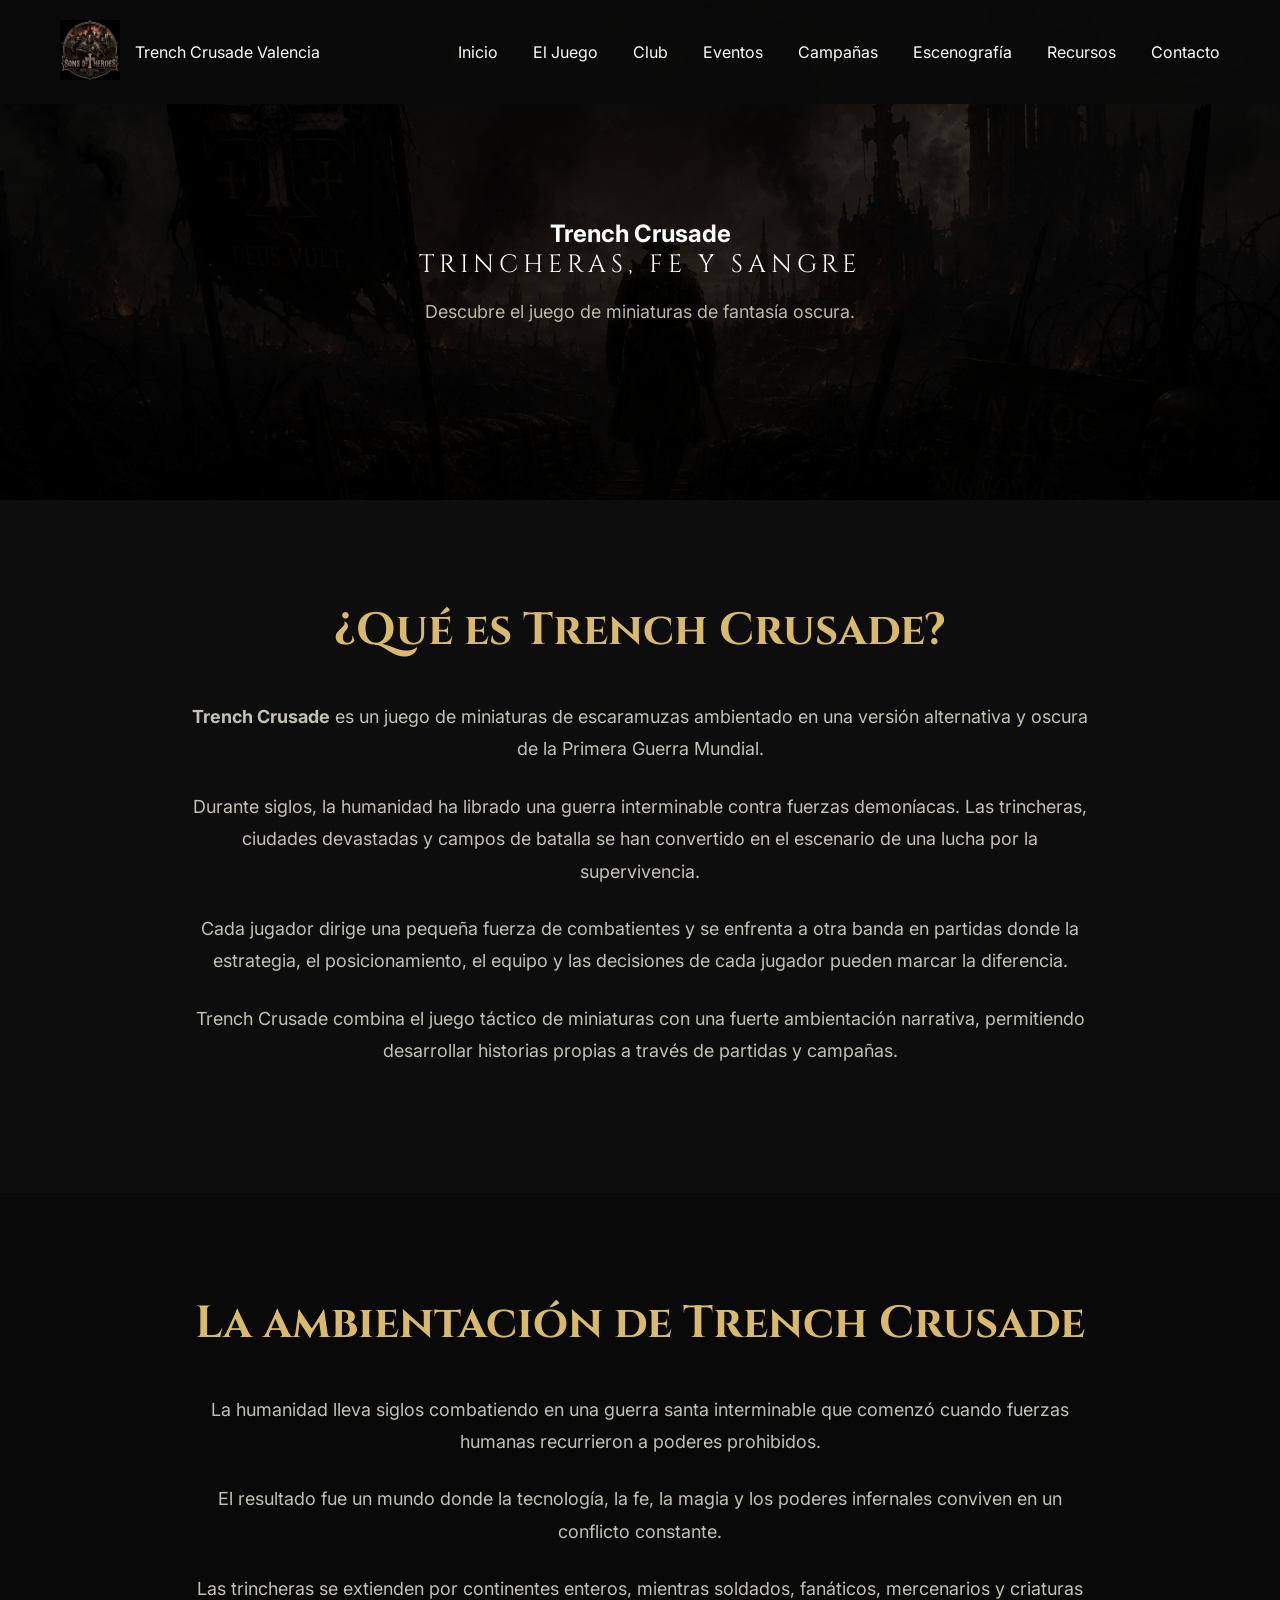
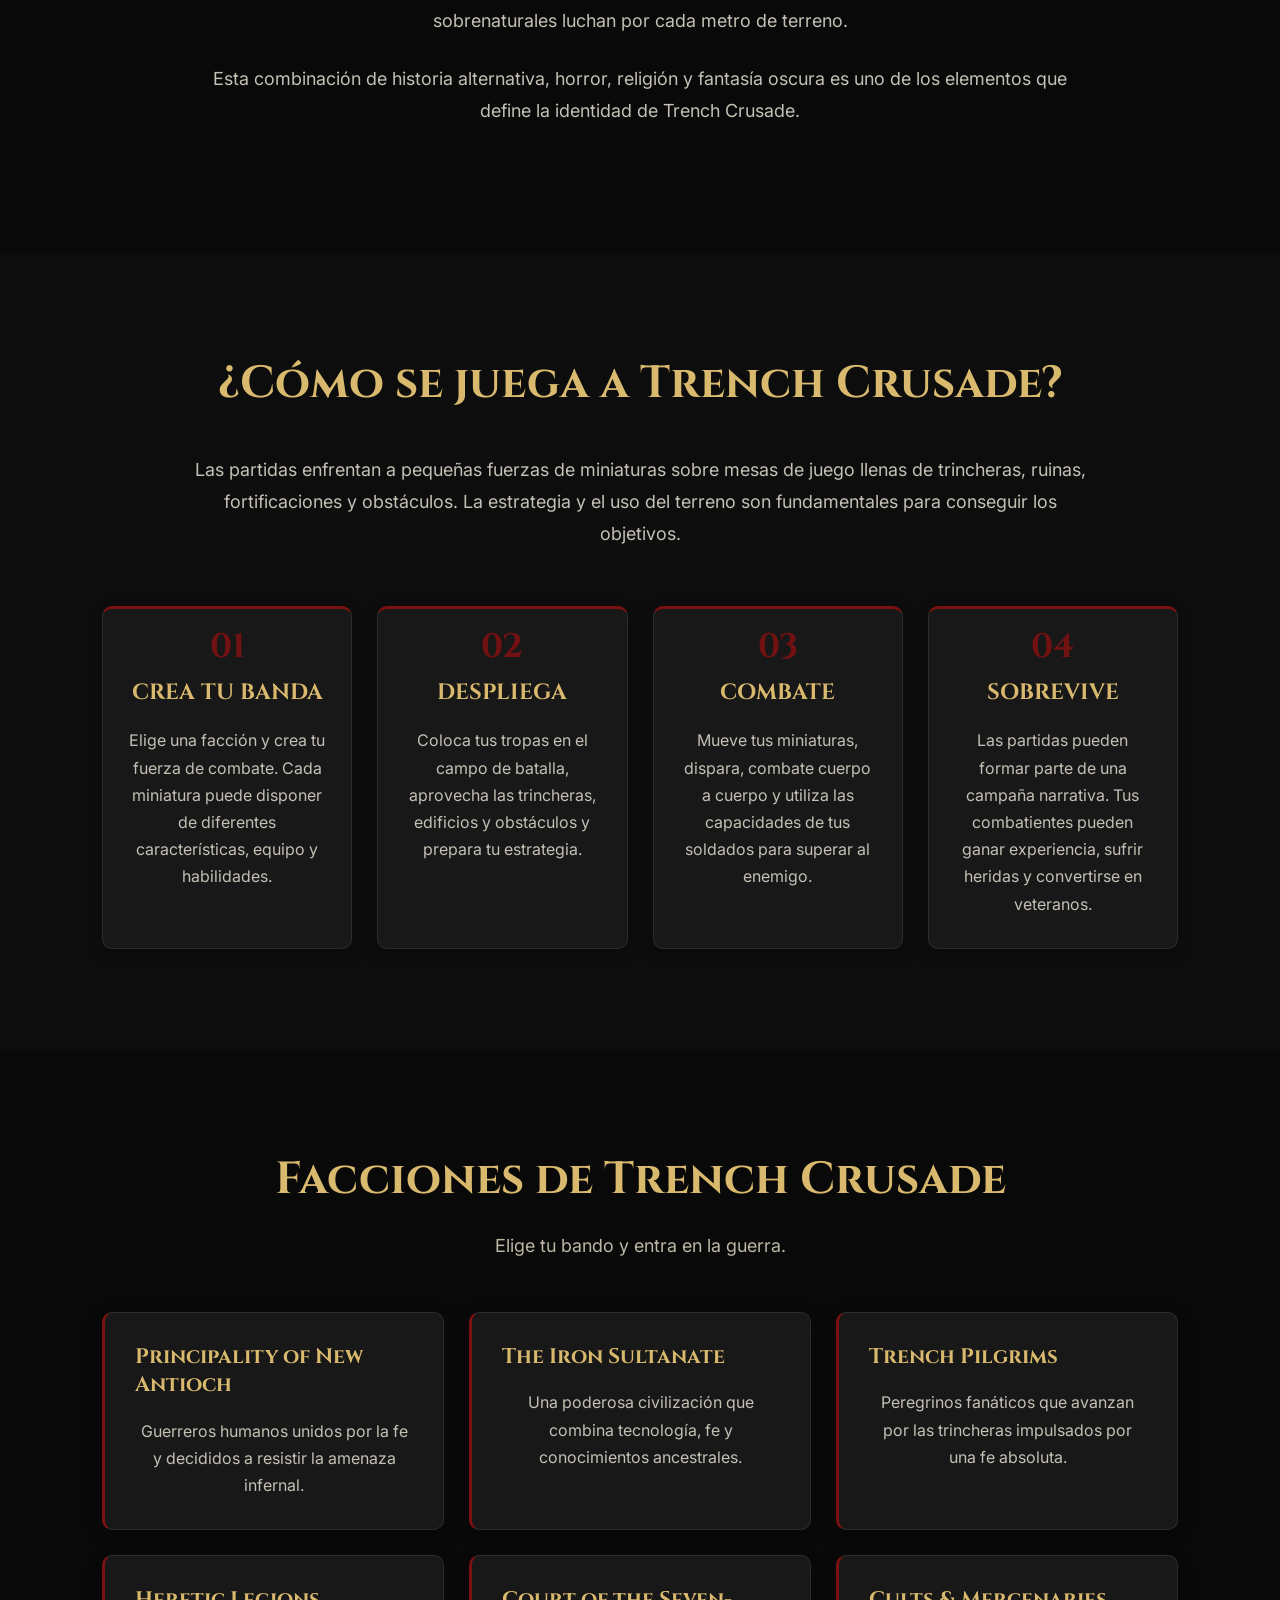
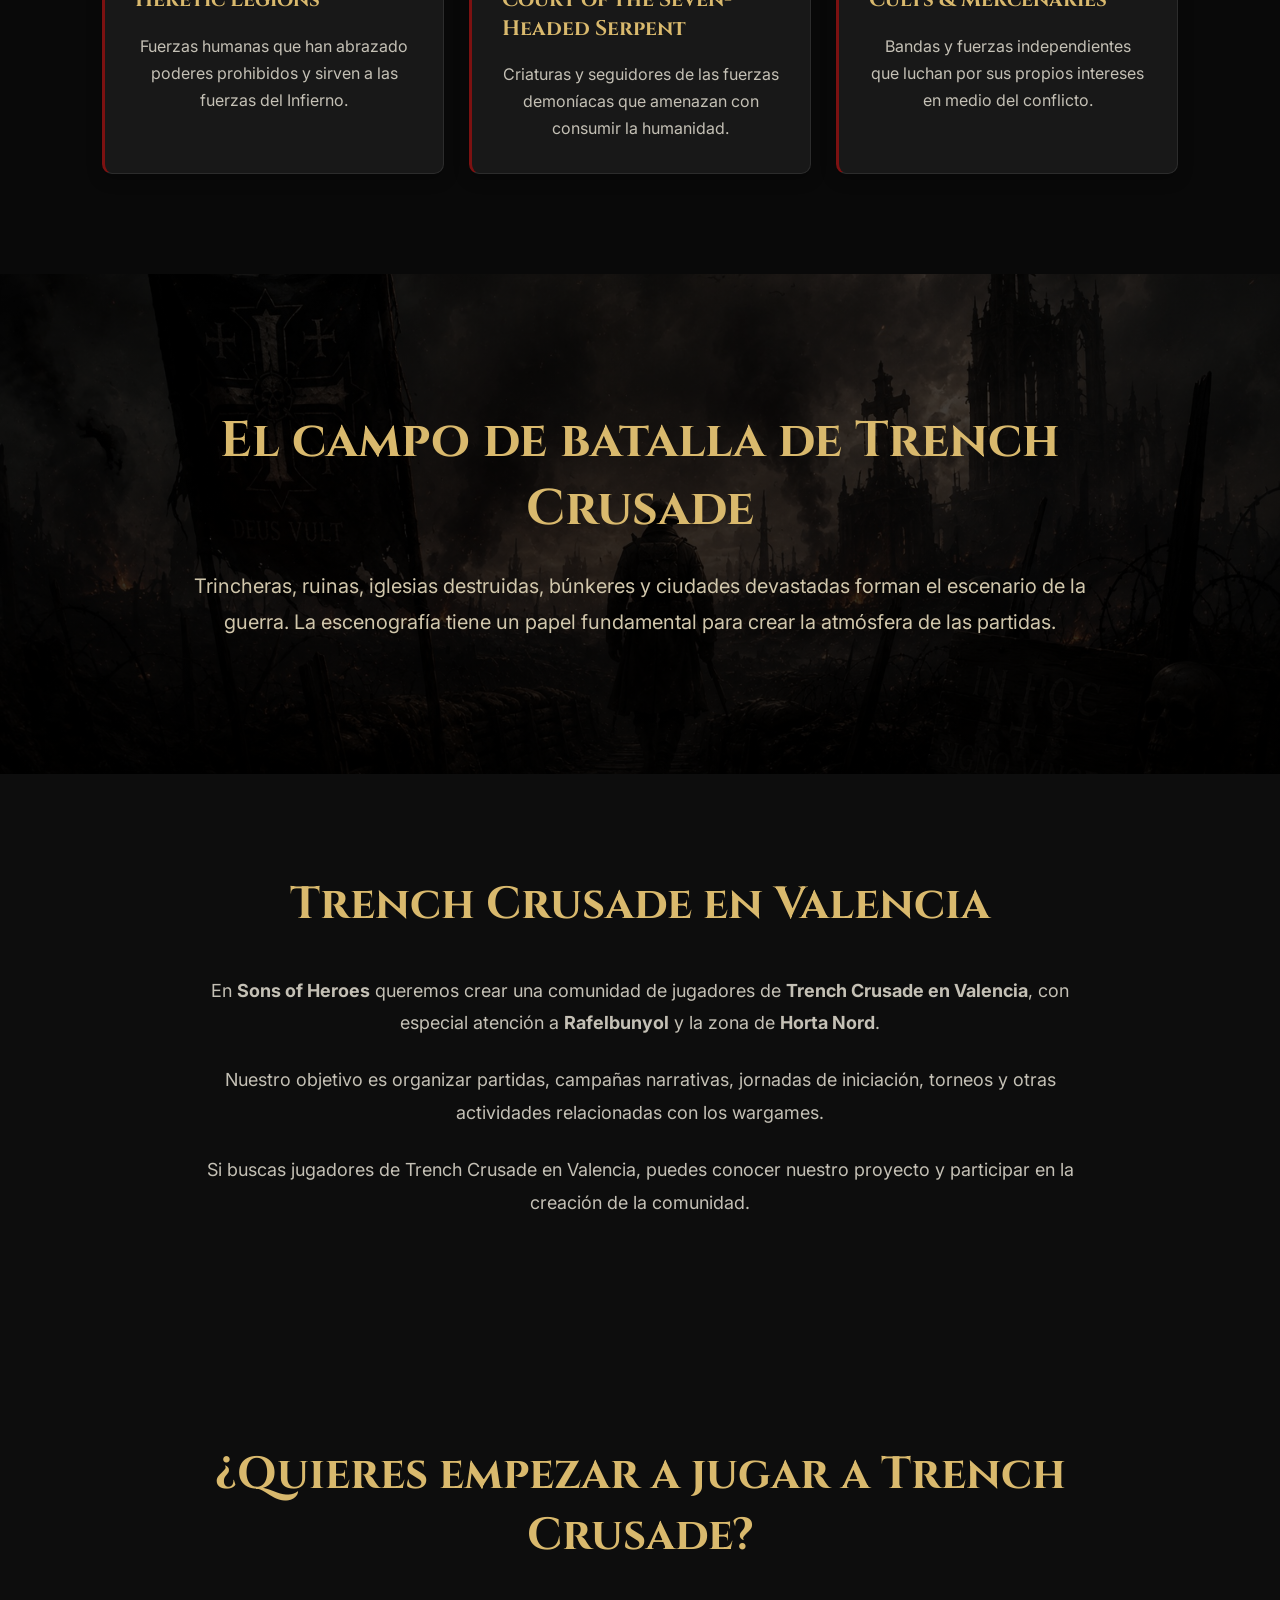
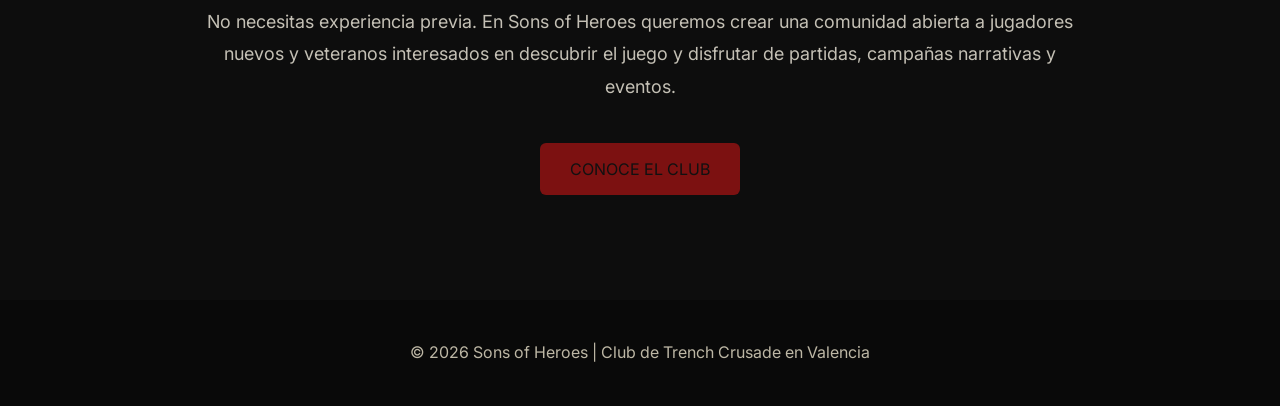
<file: el-Juego.html>
<!DOCTYPE html>

<html lang="es">

<head>

<meta charset="UTF-8">

<meta name="viewport"
      content="width=device-width, initial-scale=1.0">


<!-- =====================================================
     SEO PRINCIPAL
     ===================================================== -->

<title>¿Qué es Trench Crusade? | Juego, Facciones y Ambientación</title>

<meta name="description"
      content="Descubre qué es Trench Crusade, cómo se juega, su ambientación y sus principales facciones. Conoce el juego de miniaturas de fantasía oscura y juega en Valencia con Sons of Heroes.">

<meta name="robots"
      content="index, follow, max-image-preview:large">

<meta name="author"
      content="Sons of Heroes">

<meta name="theme-color"
      content="#111111">

<link rel="canonical"
      href="https://sons-of-heroes.es/el-Juego.html">

<link rel="icon"
      href="assets/img/favicon.png"
      type="image/png">

<link rel="icon" type="image/x-icon" href="assets/img/favicon.ico">
<!-- =====================================================
     OPEN GRAPH
     ===================================================== -->

<meta property="og:type"
      content="article">

<meta property="og:site_name"
      content="Sons of Heroes">

<meta property="og:locale"
      content="es_ES">

<meta property="og:title"
      content="¿Qué es Trench Crusade? | Juego, Facciones y Ambientación">

<meta property="og:description"
      content="Descubre el universo de Trench Crusade, cómo se juega y sus principales facciones.">

<meta property="og:url"
      content="https://sons-of-heroes.es/el-Juego.html">

<meta property="og:image"
      content="https://sons-of-heroes.es/assets/img/logos.png">

<meta property="og:image:alt"
      content="Sons of Heroes - Trench Crusade Valencia">


<!-- =====================================================
     TWITTER / X
     ===================================================== -->

<meta name="twitter:card"
      content="summary_large_image">

<meta name="twitter:title"
      content="¿Qué es Trench Crusade? | Sons of Heroes">

<meta name="twitter:description"
      content="Conoce Trench Crusade, su ambientación, sistema de juego y facciones.">

<meta name="twitter:image"
      content="https://sons-of-heroes.es/assets/img/logos.png">

<meta name="twitter:image:alt"
      content="Sons of Heroes - Trench Crusade Valencia">


<!-- =====================================================
     GOOGLE FONTS
     ===================================================== -->

<link rel="preconnect"
      href="https://fonts.googleapis.com">

<link rel="preconnect"
      href="https://fonts.gstatic.com"
      crossorigin>

<link
    href="https://fonts.googleapis.com/css2?family=Cinzel:wght@400;600;700;800&family=Inter:wght@300;400;500;600;700&display=swap"
    rel="stylesheet">


<!-- =====================================================
     CSS
     ===================================================== -->

<link rel="stylesheet"
      href="css/style.css">

<link rel="stylesheet"
      href="css/ElJuego.css">


<!-- =====================================================
     DATOS ESTRUCTURADOS
     ===================================================== -->

<script type="application/ld+json">
{
    "@context": "https://schema.org",
    "@graph": [

        {
            "@type": "Organization",
            "@id": "https://sons-of-heroes.es/#organization",
            "name": "Sons of Heroes",
            "url": "https://sons-of-heroes.es/",
            "logo": {
                "@type": "ImageObject",
                "url": "https://sons-of-heroes.es/assets/img/logos.png"
            },
            "description": "Comunidad de Trench Crusade y wargames en Valencia, Rafelbunyol y Horta Nord.",
            "areaServed": [
                {
                    "@type": "City",
                    "name": "Valencia"
                },
                {
                    "@type": "City",
                    "name": "Rafelbunyol"
                },
                {
                    "@type": "AdministrativeArea",
                    "name": "Horta Nord"
                },
                {
                    "@type": "AdministrativeArea",
                    "name": "Comunidad Valenciana"
                }
            ]
        },

        {
            "@type": "WebSite",
            "@id": "https://sons-of-heroes.es/#website",
            "name": "Sons of Heroes",
            "url": "https://sons-of-heroes.es/",
            "publisher": {
                "@id": "https://sons-of-heroes.es/#organization"
            },
            "inLanguage": "es-ES"
        },

        {
            "@type": "Article",
            "@id": "https://sons-of-heroes.es/el-Juego.html#article",
            "headline": "¿Qué es Trench Crusade? | Juego, Facciones y Ambientación",
            "description": "Guía introductoria sobre Trench Crusade, su ambientación, sistema de juego y principales facciones.",
            "author": {
                "@id": "https://sons-of-heroes.es/#organization"
            },
            "publisher": {
                "@id": "https://sons-of-heroes.es/#organization"
            },
            "mainEntityOfPage": {
                "@id": "https://sons-of-heroes.es/el-Juego.html#webpage"
            },
            "image": {
                "@type": "ImageObject",
                "url": "https://sons-of-heroes.es/assets/img/logos.png"
            },
            "inLanguage": "es-ES"
        },

        {
            "@type": "WebPage",
            "@id": "https://sons-of-heroes.es/el-Juego.html#webpage",
            "url": "https://sons-of-heroes.es/el-Juego.html",
            "name": "¿Qué es Trench Crusade?",
            "description": "Información sobre Trench Crusade, cómo se juega, su ambientación y sus principales facciones.",
            "isPartOf": {
                "@id": "https://sons-of-heroes.es/#website"
            },
            "about": {
                "@type": "Thing",
                "name": "Trench Crusade"
            },
            "inLanguage": "es-ES"
        }

    ]
}
</script>

</head>

<body>

<!-- ===================================================== HEADER ===================================================== -->

<header>

<div class="logo">

    <a href="index.html"
       aria-label="Sons of Heroes - Trench Crusade Valencia">

        <img
            src="assets/img/logos.png"
            alt="Sons of Heroes - Club de Trench Crusade en Valencia">

    </a>

    <div>

        <span class="site-title">
            Trench Crusade Valencia
        </span>

    </div>

</div>


<nav aria-label="Navegación principal">

    <ul>

        <li>
            <a href="index.html">
                Inicio
            </a>
        </li>

        <li>
            <a href="el-Juego.html"
               aria-current="page">
                El Juego
            </a>
        </li>

        <li>
            <a href="club.html">
                Club
            </a>
        </li>

        <li>
            <a href="eventos.html">
                Eventos
            </a>
        </li>

        <li>
            <a href="campañas.html">
                Campañas
            </a>
        </li>

        <li>
            <a href="escenografia.html">
                Escenografía
            </a>
        </li>

        <li>
            <a href="recursos.html">
                Recursos
            </a>
        </li>

        <li>
            <a href="contacto.html">
                Contacto
            </a>
        </li>

    </ul>

</nav>

</header>

<!-- ===================================================== CONTENIDO ===================================================== -->

<main>

<!-- ===================================================== HERO ===================================================== -->

<section class="game-hero" aria-labelledby="titulo-juego">

<div class="game-hero-content">

    <h1 id="titulo-juego">
        Trench Crusade
    </h1>

    <p>
        TRINCHERAS, FE Y SANGRE
    </p>

    <span>
        Descubre el juego de miniaturas de fantasía oscura.
    </span>

</div>

</section>

<!-- ===================================================== ¿QUÉ ES TRENCH CRUSADE? ===================================================== -->

<section class="game-section" aria-labelledby="que-es">

<div class="game-container">

    <h2 id="que-es">
        ¿Qué es Trench Crusade?
    </h2>

    <p>
        <strong>Trench Crusade</strong> es un juego de miniaturas
        de escaramuzas ambientado en una versión alternativa y
        oscura de la Primera Guerra Mundial.
    </p>

    <p>
        Durante siglos, la humanidad ha librado una guerra
        interminable contra fuerzas demoníacas. Las trincheras,
        ciudades devastadas y campos de batalla se han convertido
        en el escenario de una lucha por la supervivencia.
    </p>

    <p>
        Cada jugador dirige una pequeña fuerza de combatientes y
        se enfrenta a otra banda en partidas donde la estrategia,
        el posicionamiento, el equipo y las decisiones de cada
        jugador pueden marcar la diferencia.
    </p>

    <p>
        Trench Crusade combina el juego táctico de miniaturas con
        una fuerte ambientación narrativa, permitiendo desarrollar
        historias propias a través de partidas y campañas.
    </p>

</div>

</section>

<!-- ===================================================== AMBIENTACIÓN ===================================================== -->

<section class="game-dark" aria-labelledby="ambientacion">

<div class="game-container">

    <h2 id="ambientacion">
        La ambientación de Trench Crusade
    </h2>

    <p>
        La humanidad lleva siglos combatiendo en una guerra santa
        interminable que comenzó cuando fuerzas humanas recurrieron
        a poderes prohibidos.
    </p>

    <p>
        El resultado fue un mundo donde la tecnología, la fe, la
        magia y los poderes infernales conviven en un conflicto
        constante.
    </p>

    <p>
        Las trincheras se extienden por continentes enteros,
        mientras soldados, fanáticos, mercenarios y criaturas
        sobrenaturales luchan por cada metro de terreno.
    </p>

    <p>
        Esta combinación de historia alternativa, horror, religión
        y fantasía oscura es uno de los elementos que define la
        identidad de Trench Crusade.
    </p>

</div>

</section>

<!-- ===================================================== CÓMO SE JUEGA ===================================================== -->

<section class="game-section" aria-labelledby="como-se-juega">

<div class="game-container">

    <h2 id="como-se-juega">
        ¿Cómo se juega a Trench Crusade?
    </h2>

    <p>
        Las partidas enfrentan a pequeñas fuerzas de miniaturas
        sobre mesas de juego llenas de trincheras, ruinas,
        fortificaciones y obstáculos. La estrategia y el uso del
        terreno son fundamentales para conseguir los objetivos.
    </p>


    <div class="game-cards">


        <article>

            <h3>
                CREA TU BANDA
            </h3>

            <p>
                Elige una facción y crea tu fuerza de combate.
                Cada miniatura puede disponer de diferentes
                características, equipo y habilidades.
            </p>

        </article>


        <article>

            <h3>
                DESPLIEGA
            </h3>

            <p>
                Coloca tus tropas en el campo de batalla,
                aprovecha las trincheras, edificios y obstáculos
                y prepara tu estrategia.
            </p>

        </article>


        <article>

            <h3>
                COMBATE
            </h3>

            <p>
                Mueve tus miniaturas, dispara, combate cuerpo a
                cuerpo y utiliza las capacidades de tus soldados
                para superar al enemigo.
            </p>

        </article>


        <article>

            <h3>
                SOBREVIVE
            </h3>

            <p>
                Las partidas pueden formar parte de una campaña
                narrativa. Tus combatientes pueden ganar
                experiencia, sufrir heridas y convertirse en
                veteranos.
            </p>

        </article>


    </div>

</div>

</section>

<!-- ===================================================== FACCIONES ===================================================== -->

<section class="game-dark" aria-labelledby="facciones">

<div class="game-container">

    <h2 id="facciones">
        Facciones de Trench Crusade
    </h2>

    <p class="section-intro">
        Elige tu bando y entra en la guerra.
    </p>


    <div class="factions">


        <article>

            <h3>
                Principality of New Antioch
            </h3>

            <p>
                Guerreros humanos unidos por la fe y decididos
                a resistir la amenaza infernal.
            </p>

        </article>


        <article>

            <h3>
                The Iron Sultanate
            </h3>

            <p>
                Una poderosa civilización que combina tecnología,
                fe y conocimientos ancestrales.
            </p>

        </article>


        <article>

            <h3>
                Trench Pilgrims
            </h3>

            <p>
                Peregrinos fanáticos que avanzan por las trincheras
                impulsados por una fe absoluta.
            </p>

        </article>


        <article>

            <h3>
                Heretic Legions
            </h3>

            <p>
                Fuerzas humanas que han abrazado poderes prohibidos
                y sirven a las fuerzas del Infierno.
            </p>

        </article>


        <article>

            <h3>
                Court of the Seven-Headed Serpent
            </h3>

            <p>
                Criaturas y seguidores de las fuerzas demoníacas
                que amenazan con consumir la humanidad.
            </p>

        </article>


        <article>

            <h3>
                Cults &amp; Mercenaries
            </h3>

            <p>
                Bandas y fuerzas independientes que luchan por
                sus propios intereses en medio del conflicto.
            </p>

        </article>


    </div>

</div>

</section>

<!-- ===================================================== CAMPO DE BATALLA ===================================================== -->

<section class="game-image" aria-labelledby="campo-batalla">

<div class="game-image-content">

    <h2 id="campo-batalla">
        El campo de batalla de Trench Crusade
    </h2>

    <p>
        Trincheras, ruinas, iglesias destruidas, búnkeres y
        ciudades devastadas forman el escenario de la guerra.
        La escenografía tiene un papel fundamental para crear
        la atmósfera de las partidas.
    </p>

</div>

</section>

<!-- ===================================================== TRENCH CRUSADE EN VALENCIA ===================================================== -->

<section class="game-section" aria-labelledby="valencia">

<div class="game-container">

    <h2 id="valencia">
        Trench Crusade en Valencia
    </h2>

    <p>
        En <strong>Sons of Heroes</strong> queremos crear una
        comunidad de jugadores de <strong>Trench Crusade en
        Valencia</strong>, con especial atención a
        <strong>Rafelbunyol</strong> y la zona de
        <strong>Horta Nord</strong>.
    </p>

    <p>
        Nuestro objetivo es organizar partidas, campañas
        narrativas, jornadas de iniciación, torneos y otras
        actividades relacionadas con los wargames.
    </p>

    <p>
        Si buscas jugadores de Trench Crusade en Valencia,
        puedes conocer nuestro proyecto y participar en la
        creación de la comunidad.
    </p>

</div>

</section>

<!-- ===================================================== EMPEZAR A JUGAR ===================================================== -->

<section class="game-section" aria-labelledby="empezar">

<div class="game-container game-join">

    <h2 id="empezar">
        ¿Quieres empezar a jugar a Trench Crusade?
    </h2>

    <p>
        No necesitas experiencia previa. En Sons of Heroes
        queremos crear una comunidad abierta a jugadores
        nuevos y veteranos interesados en descubrir el juego
        y disfrutar de partidas, campañas narrativas y eventos.
    </p>

    <a href="club.html"
       class="btn">

        CONOCE EL CLUB

    </a>

</div>

</section>

</main>

<!-- ===================================================== FOOTER ===================================================== -->

<footer>

<p>
    © 2026 Sons of Heroes |
    Club de Trench Crusade en Valencia
</p>

</footer>

<script src="js/main.js"></script>

</body>

</html>
</file>
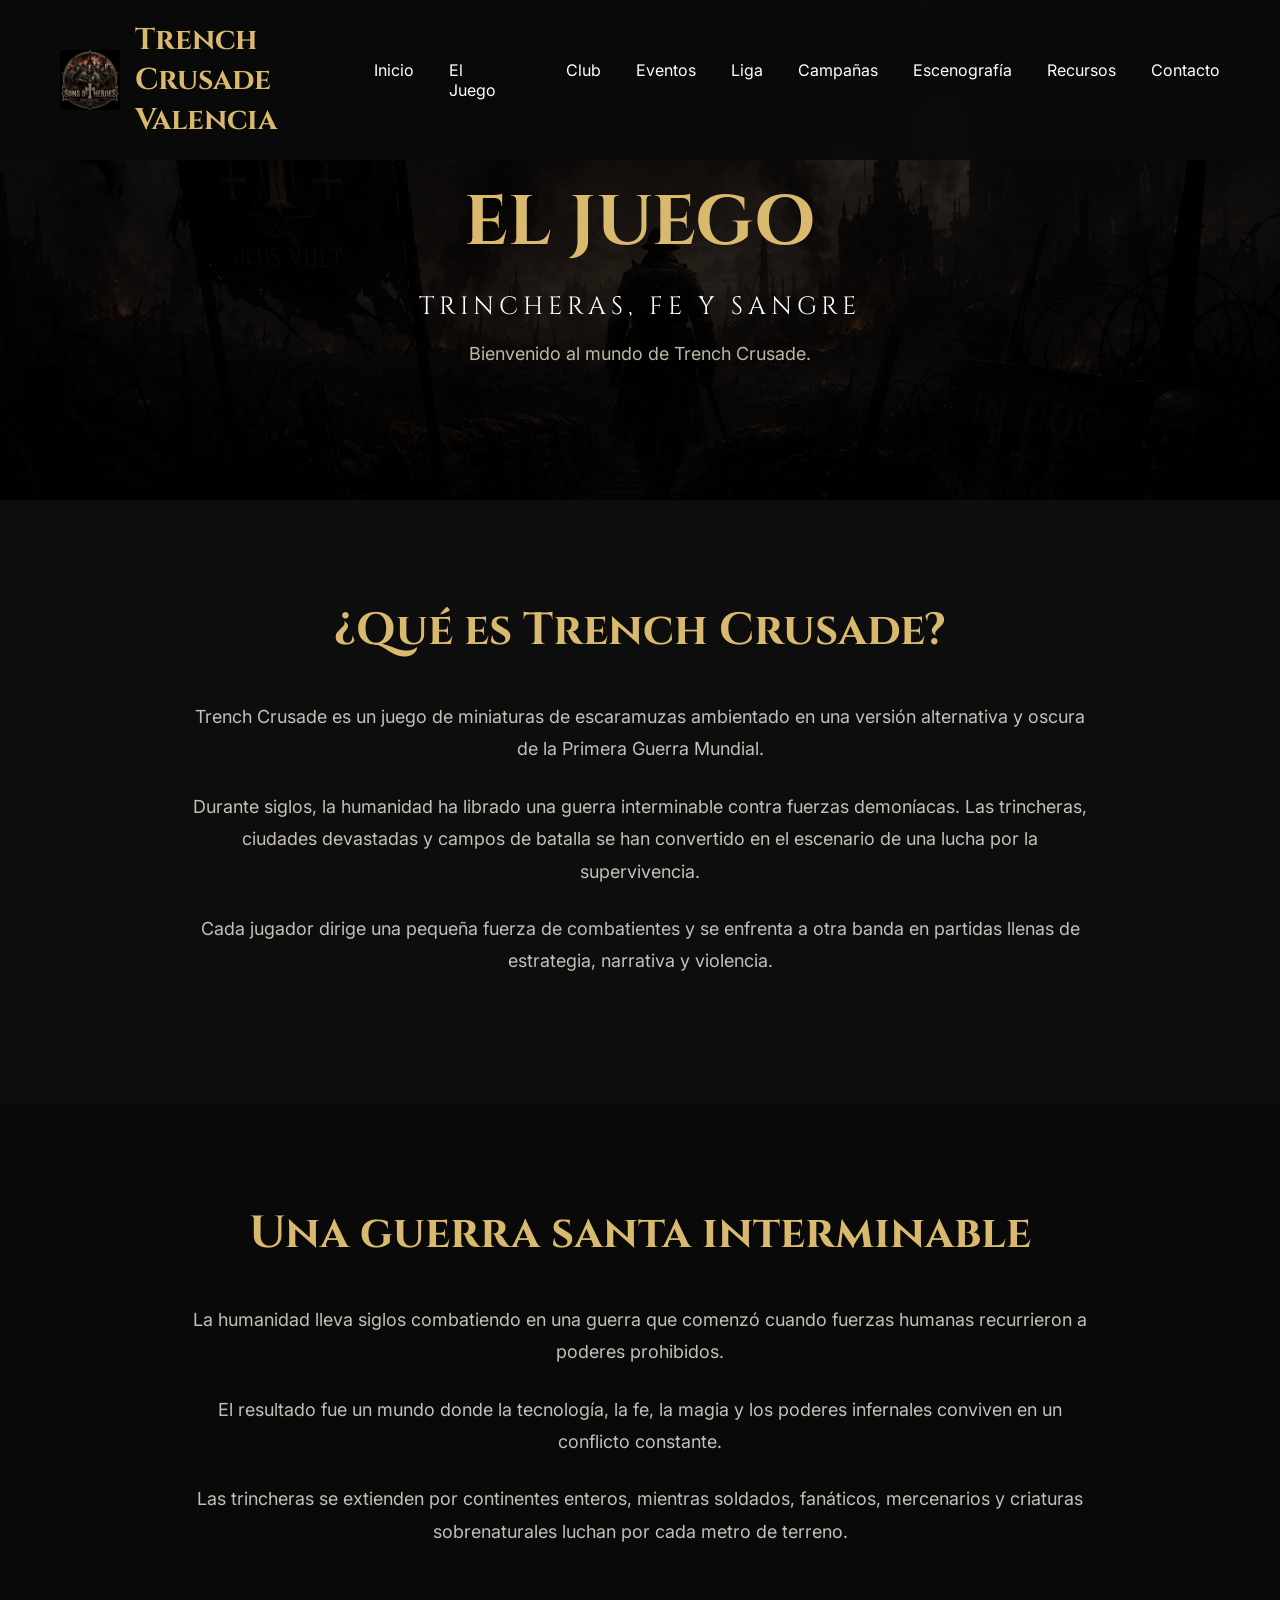
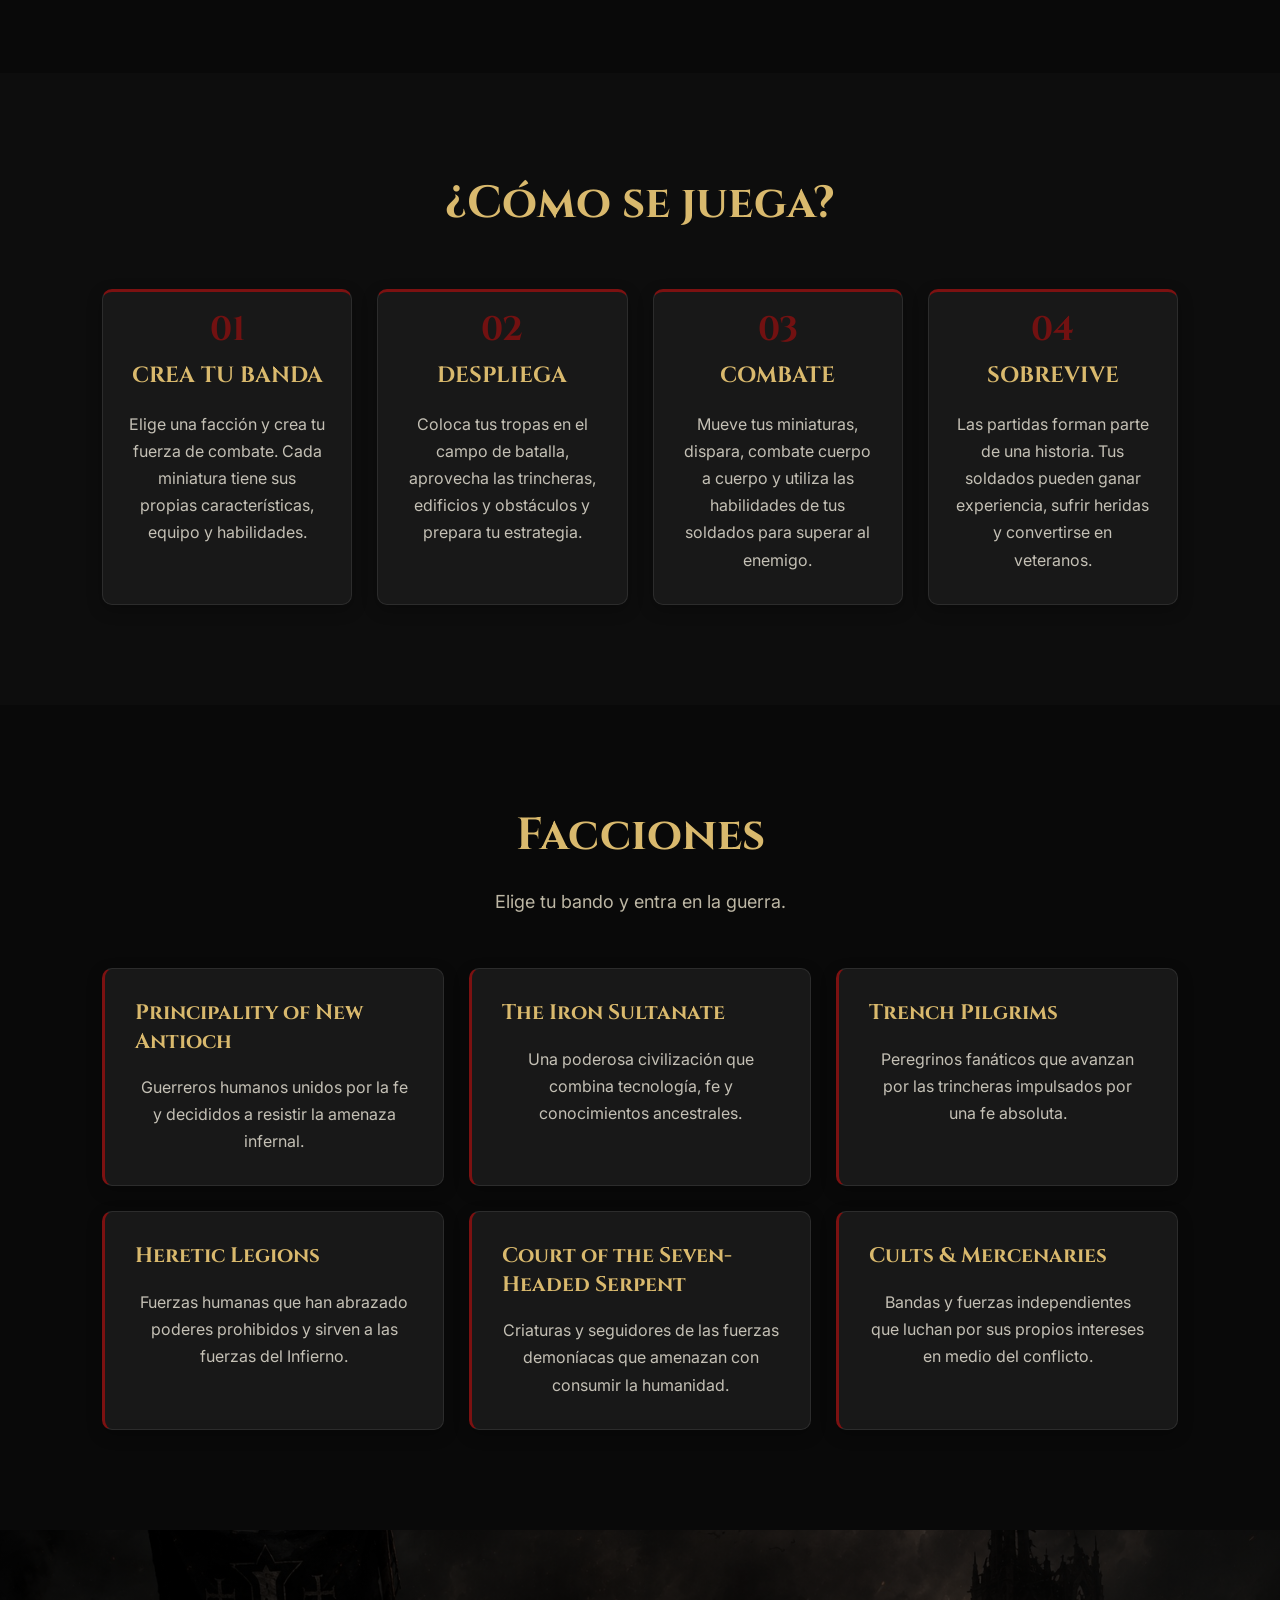
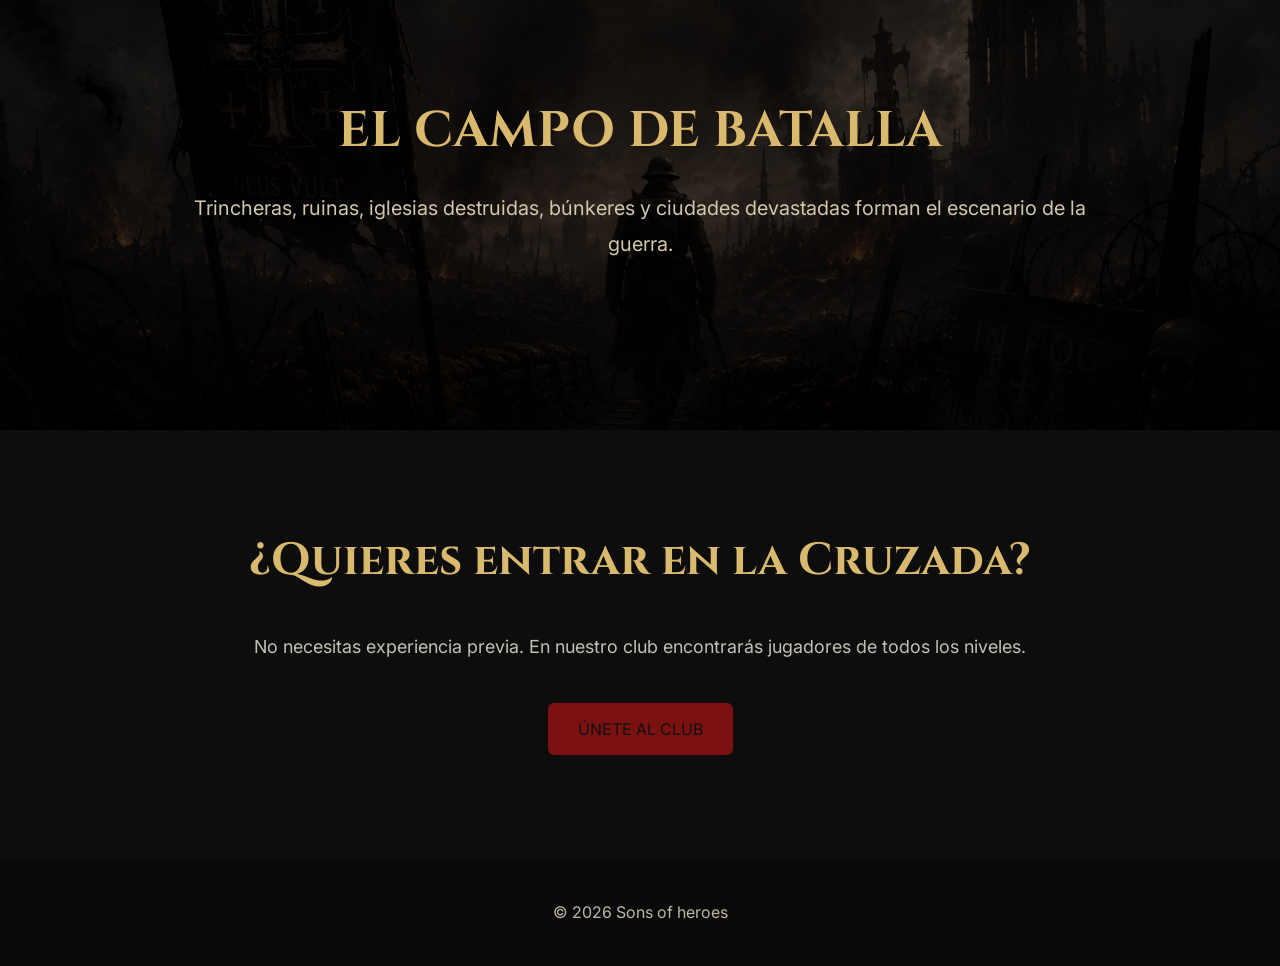
<file: ElJuego.html>
<!DOCTYPE html>

<html lang="es">

<head>

<meta charset="UTF-8">

<meta name="viewport"
      content="width=device-width, initial-scale=1.0">

<title>El Juego | Trench Crusade Valencia</title>

<meta name="description"
      content="Descubre Trench Crusade, su universo, facciones y sistema de juego.">

<link rel="icon"
      href="assets/img/favicon.png">


<!-- =====================================================
     GOOGLE FONTS
     ===================================================== -->

<link rel="preconnect"
      href="https://fonts.googleapis.com">

<link rel="preconnect"
      href="https://fonts.gstatic.com"
      crossorigin>

<link href="https://fonts.googleapis.com/css2?family=Cinzel:wght@400;600;700;800&family=Inter:wght@300;400;500;600;700&display=swap"
      rel="stylesheet">


<!-- =====================================================
     CSS PRINCIPAL
     ===================================================== -->

<link rel="stylesheet"
      href="css/style.css">


<!-- =====================================================
     CSS ESPECÍFICO DE EL JUEGO
     ===================================================== -->

<link rel="stylesheet"
      href="css/ElJuego.css">

</head>

<body>

<!-- ===================================================== HEADER ===================================================== -->

<header>

<div class="logo">

    <img src="assets/img/logos.png"
         alt="Trench Crusade Valencia">

    <h1>Trench Crusade Valencia</h1>

</div>


<nav>

    <ul>

        <li>
            <a href="index.html">
                Inicio
            </a>
        </li>

        <li>
            <a href="ElJuego.html">
                El Juego
            </a>
        </li>

        <li>
    <li><a href="Club.html">Club</a></li>
        </li>

        <li>
            <a href="#">
                Eventos
            </a>
        </li>

        <li>
            <a href="#">
                Liga
            </a>
        </li>

        <li>
            <a href="#">
                Campañas
            </a>
        </li>

        <li>
            <a href="Escenografia.html">
                Escenografía
            </a>
        </li>

        <li>
            <a href="Recursos.html">
                Recursos
            </a>
        </li>

        <li>
            <a href="Contacto.html">
                Contacto
            </a>
        </li>

    </ul>

</nav>

</header>




<!-- ===================================================== CONTENIDO ===================================================== -->

<main>

<!-- =================================================
     HERO
     ================================================= -->

<section class="game-hero">

    <div class="game-hero-content">

        <h2>
            EL JUEGO
        </h2>

        <p>
            TRINCHERAS, FE Y SANGRE
        </p>

        <span>
            Bienvenido al mundo de Trench Crusade.
        </span>

    </div>

</section>



<!-- =================================================
     ¿QUÉ ES TRENCH CRUSADE?
     ================================================= -->

<section class="game-section">

    <div class="game-container">

        <h2>
            ¿Qué es Trench Crusade?
        </h2>

        <p>
            Trench Crusade es un juego de miniaturas de
            escaramuzas ambientado en una versión alternativa
            y oscura de la Primera Guerra Mundial.
        </p>

        <p>
            Durante siglos, la humanidad ha librado una guerra
            interminable contra fuerzas demoníacas. Las trincheras,
            ciudades devastadas y campos de batalla se han convertido
            en el escenario de una lucha por la supervivencia.
        </p>

        <p>
            Cada jugador dirige una pequeña fuerza de combatientes
            y se enfrenta a otra banda en partidas llenas de
            estrategia, narrativa y violencia.
        </p>

    </div>

</section>



<!-- =================================================
     AMBIENTACIÓN
     ================================================= -->

<section class="game-dark">

    <div class="game-container">

        <h2>
            Una guerra santa interminable
        </h2>

        <p>
            La humanidad lleva siglos combatiendo en una guerra
            que comenzó cuando fuerzas humanas recurrieron a
            poderes prohibidos.
        </p>

        <p>
            El resultado fue un mundo donde la tecnología,
            la fe, la magia y los poderes infernales conviven
            en un conflicto constante.
        </p>

        <p>
            Las trincheras se extienden por continentes enteros,
            mientras soldados, fanáticos, mercenarios y criaturas
            sobrenaturales luchan por cada metro de terreno.
        </p>

    </div>

</section>



<!-- =================================================
     CÓMO SE JUEGA
     ================================================= -->

<section class="game-section">

    <div class="game-container">

        <h2>
            ¿Cómo se juega?
        </h2>


        <div class="game-cards">


            <!-- 01 -->

            <article>

                <h3>
                    CREA TU BANDA
                </h3>

                <p>
                    Elige una facción y crea tu fuerza de combate.
                    Cada miniatura tiene sus propias características,
                    equipo y habilidades.
                </p>

            </article>



            <!-- 02 -->

            <article>

                <h3>
                    DESPLIEGA
                </h3>

                <p>
                    Coloca tus tropas en el campo de batalla,
                    aprovecha las trincheras, edificios y obstáculos
                    y prepara tu estrategia.
                </p>

            </article>



            <!-- 03 -->

            <article>

                <h3>
                    COMBATE
                </h3>

                <p>
                    Mueve tus miniaturas, dispara, combate cuerpo
                    a cuerpo y utiliza las habilidades de tus soldados
                    para superar al enemigo.
                </p>

            </article>



            <!-- 04 -->

            <article>

                <h3>
                    SOBREVIVE
                </h3>

                <p>
                    Las partidas forman parte de una historia.
                    Tus soldados pueden ganar experiencia, sufrir
                    heridas y convertirse en veteranos.
                </p>

            </article>


        </div>

    </div>

</section>



<!-- =================================================
     FACCIONES
     ================================================= -->

<section class="game-dark">

    <div class="game-container">

        <h2>
            Facciones
        </h2>

        <p class="section-intro">
            Elige tu bando y entra en la guerra.
        </p>


        <div class="factions">


            <!-- NEW ANTIOCH -->

            <article>

                <h3>
                    Principality of New Antioch
                </h3>

                <p>
                    Guerreros humanos unidos por la fe y decididos
                    a resistir la amenaza infernal.
                </p>

            </article>



            <!-- IRON SULTANATE -->

            <article>

                <h3>
                    The Iron Sultanate
                </h3>

                <p>
                    Una poderosa civilización que combina tecnología,
                    fe y conocimientos ancestrales.
                </p>

            </article>



            <!-- TRENCH PILGRIMS -->

            <article>

                <h3>
                    Trench Pilgrims
                </h3>

                <p>
                    Peregrinos fanáticos que avanzan por las trincheras
                    impulsados por una fe absoluta.
                </p>

            </article>



            <!-- HERETIC LEGIONS -->

            <article>

                <h3>
                    Heretic Legions
                </h3>

                <p>
                    Fuerzas humanas que han abrazado poderes prohibidos
                    y sirven a las fuerzas del Infierno.
                </p>

            </article>



            <!-- COURT -->

            <article>

                <h3>
                    Court of the Seven-Headed Serpent
                </h3>

                <p>
                    Criaturas y seguidores de las fuerzas demoníacas
                    que amenazan con consumir la humanidad.
                </p>

            </article>



            <!-- CULTS -->

            <article>

                <h3>
                    Cults &amp; Mercenaries
                </h3>

                <p>
                    Bandas y fuerzas independientes que luchan por
                    sus propios intereses en medio del conflicto.
                </p>

            </article>


        </div>

    </div>

</section>



<!-- =================================================
     CAMPO DE BATALLA
     ================================================= -->

<section class="game-image">

    <div class="game-image-content">

        <h2>
            EL CAMPO DE BATALLA
        </h2>

        <p>
            Trincheras, ruinas, iglesias destruidas, búnkeres y
            ciudades devastadas forman el escenario de la guerra.
        </p>

    </div>

</section>



<!-- =================================================
     ÚNETE
     ================================================= -->

<section class="game-section">

    <div class="game-container game-join">

        <h2>
            ¿Quieres entrar en la Cruzada?
        </h2>

        <p>
            No necesitas experiencia previa.
            En nuestro club encontrarás jugadores de todos los niveles.
        </p>

        <a href="Contacto.html"
           class="btn">

            ÚNETE AL CLUB

        </a>

    </div>

</section>

</main>




<!-- ===================================================== FOOTER ===================================================== -->

<footer>

<p>
    © 2026 Sons of heroes
</p>

</footer>




<!-- ===================================================== JAVASCRIPT ===================================================== -->

<script src="js/main.js"></script>

</body>

</html>
</file>
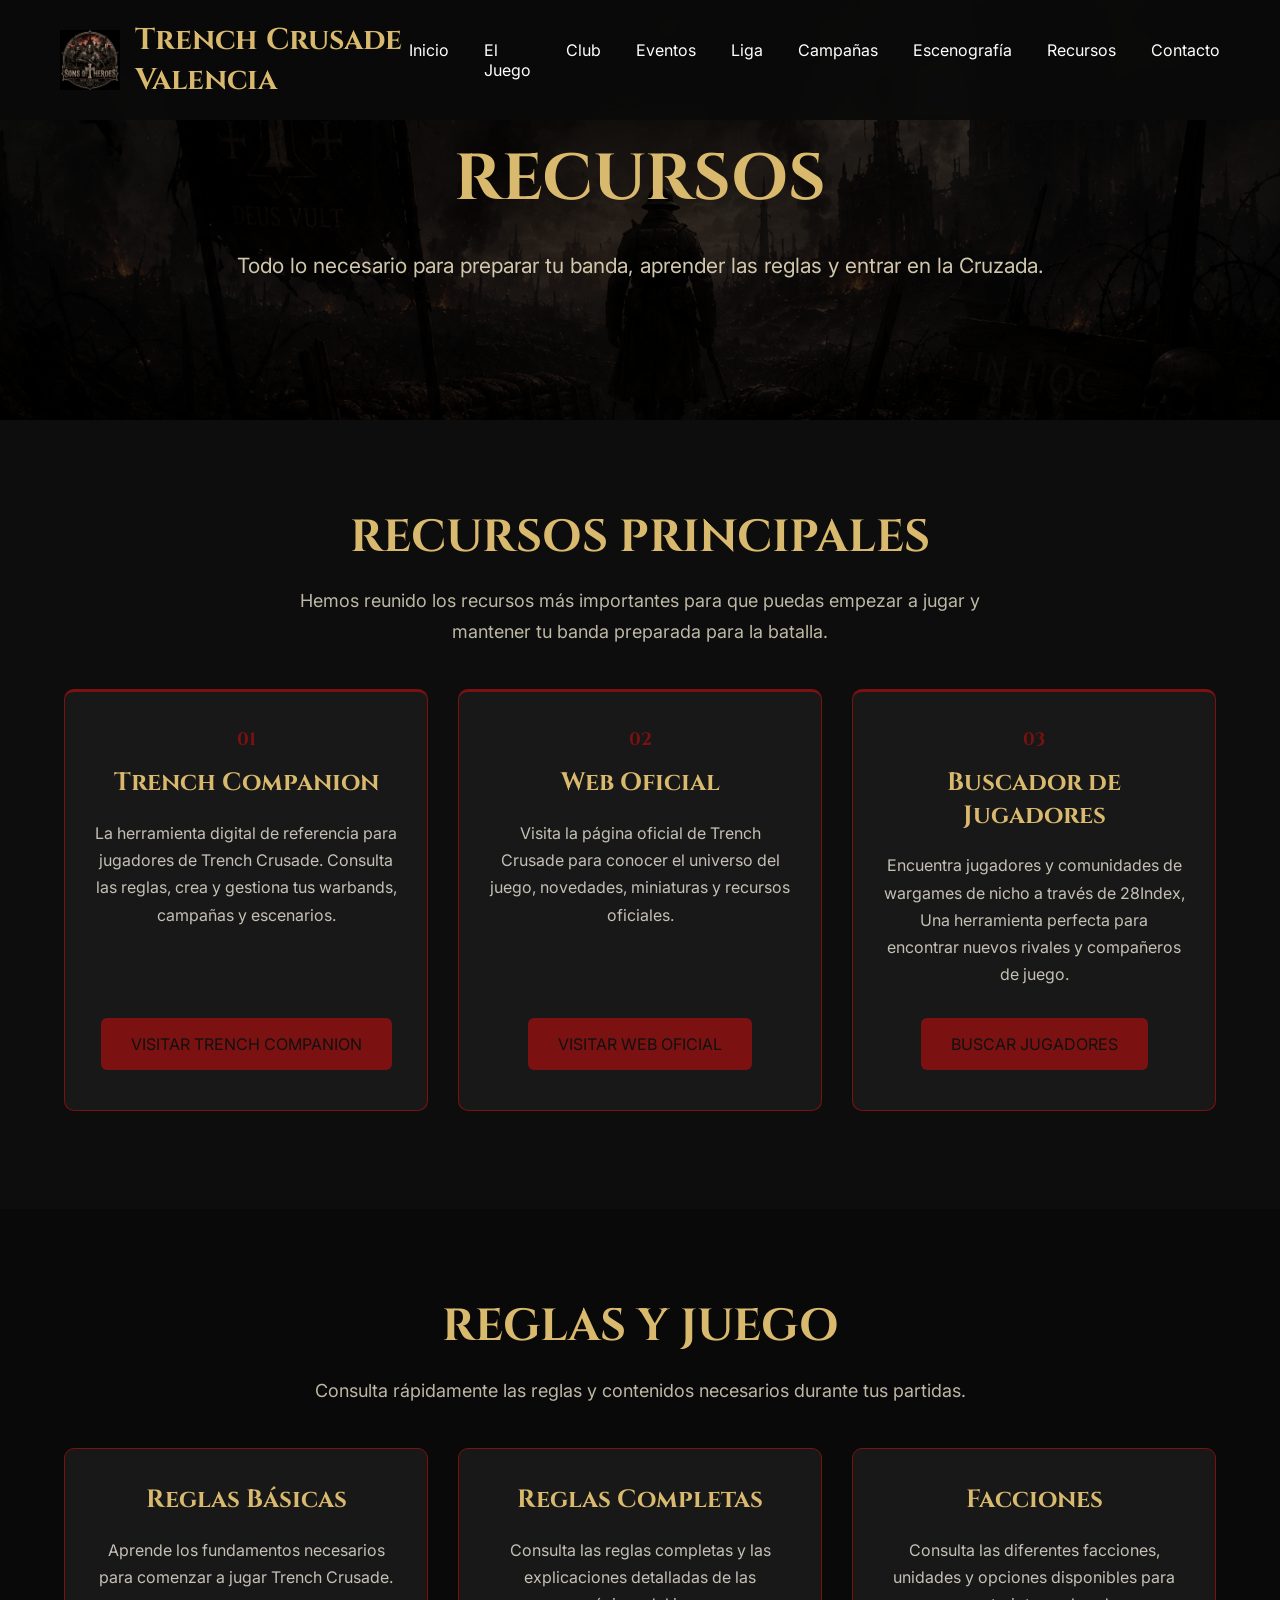
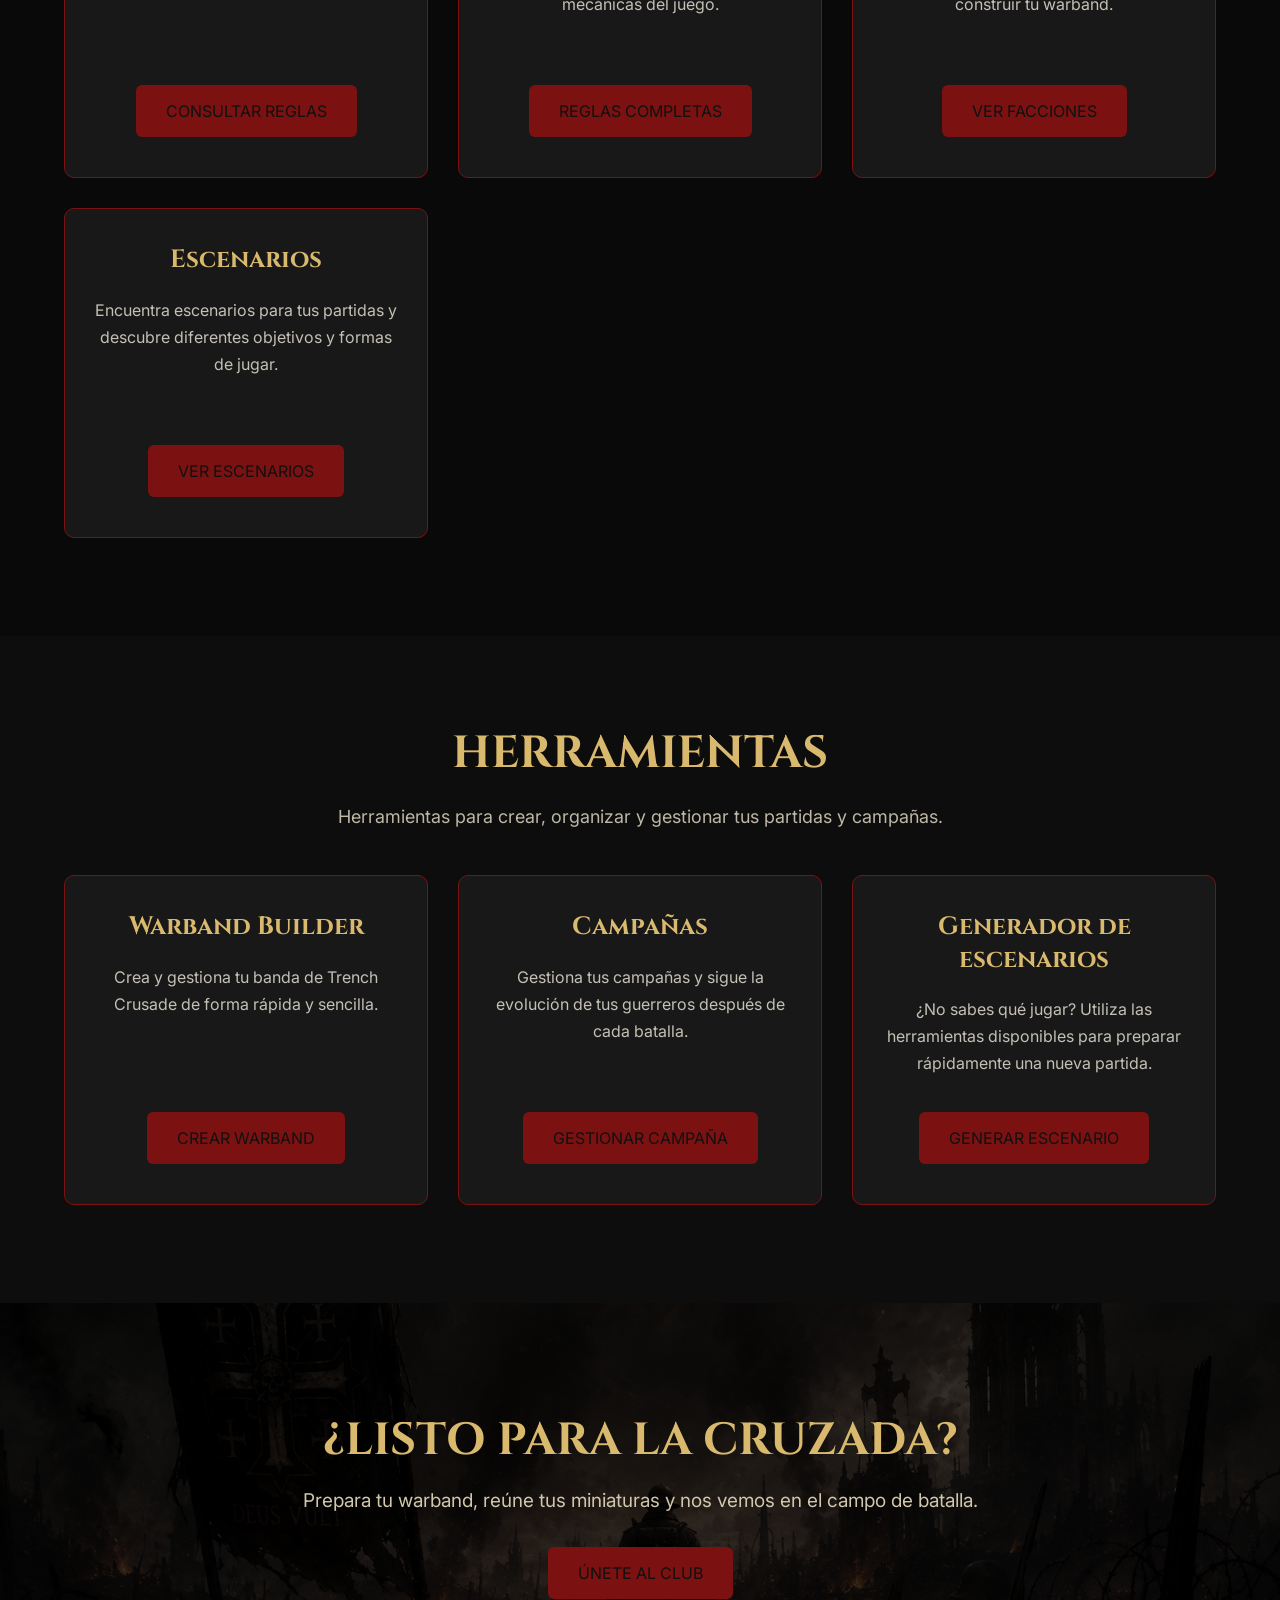
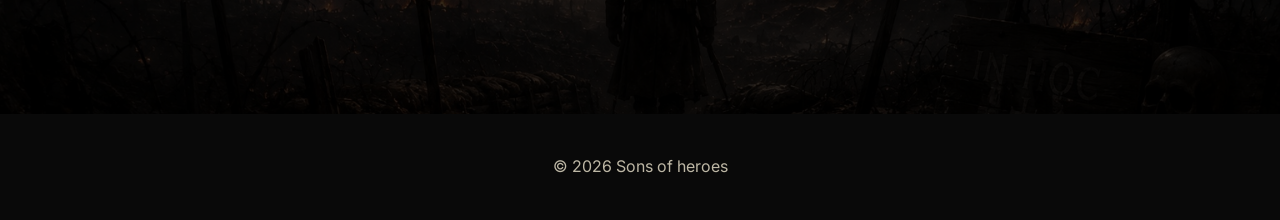
<file: Recursos.html>
<!DOCTYPE html>

<html lang="es">

<head>

<meta charset="UTF-8">

<meta name="viewport"
      content="width=device-width, initial-scale=1.0">

<title>Recursos | Trench Crusade Valencia</title>

<meta name="description"
      content="Recursos para jugadores de Trench Crusade: reglas, warbands, campañas, escenarios y herramientas.">

<link rel="icon"
      href="assets/img/favicon.png">


<!-- GOOGLE FONTS -->

<link rel="preconnect"
      href="https://fonts.googleapis.com">

<link rel="preconnect"
      href="https://fonts.googleapis.com"
      crossorigin>

<link href="https://fonts.googleapis.com/css2?family=Cinzel:wght@400;600;700;800&family=Inter:wght@300;400;500;600;700&display=swap"
      rel="stylesheet">


<!-- CSS PRINCIPAL -->

<link rel="stylesheet"
      href="css/style.css">


<!-- CSS RECURSOS -->

<link rel="stylesheet"
      href="css/Recursos.css">

</head>

<body>

<!-- ===================================================== HEADER ===================================================== -->

<header>

<div class="logo">

    <img src="assets/img/logos.png"
         alt="Trench Crusade Valencia">

    <h1>Trench Crusade Valencia</h1>

</div>


<nav>

    <ul>

        <li>
            <a href="index.html">Inicio</a>
        </li>

        <li>
            <a href="ElJuego.html">El Juego</a>
        </li>

         <li><a href="Club.html">Club</a></li>

        <li>
            <a href="#">Eventos</a>
        </li>

        <li>
            <a href="#">Liga</a>
        </li>

        <li>
            <a href="#">Campañas</a>
        </li>

        <li>
            <a href="Escenografia.html">Escenografía</a>
        </li>

        <li>
            <a href="Recursos.html">Recursos</a>
        </li>

        <li>
            <a href="Contacto.html">Contacto</a>
        </li>

    </ul>

</nav>

</header>




<!-- ===================================================== CONTENIDO ===================================================== -->

<main class="resources-page">

<!-- =================================================
     HERO
     ================================================= -->

<section class="resources-hero">

    <div class="resources-hero-content">

        <h2>RECURSOS</h2>

        <p>
            Todo lo necesario para preparar tu banda,
            aprender las reglas y entrar en la Cruzada.
        </p>

    </div>

</section>



<!-- =================================================
     RECURSOS PRINCIPALES
     ================================================= -->

<section class="resources-section">

    <h2>RECURSOS PRINCIPALES</h2>

    <p class="resources-intro">
        Hemos reunido los recursos más importantes para
        que puedas empezar a jugar y mantener tu banda
        preparada para la batalla.
    </p>


    <div class="resources-grid">


        <!-- TRENCH COMPANION -->

        <article class="resource-card featured">

            <div class="resource-number">
                01
            </div>

            <h3>Trench Companion</h3>

            <p>
                La herramienta digital de referencia para
                jugadores de Trench Crusade. Consulta las
                reglas, crea y gestiona tus warbands,
                campañas y escenarios.
            </p>

            <a
                href="https://trench-companion.com/"
                target="_blank"
                rel="noopener noreferrer"
                class="btn"
            >
                VISITAR TRENCH COMPANION
            </a>

        </article>



        <!-- WEB OFICIAL -->

        <article class="resource-card featured">

            <div class="resource-number">
                02
            </div>

            <h3>Web Oficial</h3>

            <p>
                Visita la página oficial de Trench Crusade
                para conocer el universo del juego,
                novedades, miniaturas y recursos oficiales.
            </p>

            <a
                href="https://www.trenchcrusade.com/"
                target="_blank"
                rel="noopener noreferrer"
                class="btn"
            >
                VISITAR WEB OFICIAL
            </a>

        </article>



        <!-- WARGAMES28 -->

        <article class="resource-card featured">

            <div class="resource-number">
                03
            </div>

            <h3>Buscador de Jugadores</h3>

            <p>
                Encuentra jugadores y comunidades de
                wargames de nicho a través de 28Index,
                Una herramienta perfecta para encontrar
                nuevos rivales y compañeros de juego.
            </p>

            <a
                href="https://28index.com/es/"
                target="_blank"
                rel="noopener noreferrer"
                class="btn"
            >
                BUSCAR JUGADORES
            </a>

        </article>


    </div>

</section>



<!-- =================================================
     REGLAS Y JUEGO
     ================================================= -->

<section class="resources-section dark-section">

    <h2>REGLAS Y JUEGO</h2>

    <p class="resources-intro">
        Consulta rápidamente las reglas y contenidos
        necesarios durante tus partidas.
    </p>


    <div class="resources-grid">


        <!-- REGLAS BÁSICAS -->

        <article class="resource-card">

            <h3>Reglas Básicas</h3>

            <p>
                Aprende los fundamentos necesarios para
                comenzar a jugar Trench Crusade.
            </p>

            <a
                href="https://trench-companion.com/compendium/core-rules"
                target="_blank"
                rel="noopener noreferrer"
                class="btn"
            >
                CONSULTAR REGLAS
            </a>

        </article>



        <!-- REGLAS COMPLETAS -->

        <article class="resource-card">

            <h3>Reglas Completas</h3>

            <p>
                Consulta las reglas completas y las
                explicaciones detalladas de las mecánicas
                del juego.
            </p>

            <a
                href="https://trench-companion.com/compendium/comprehensive-rules"
                target="_blank"
                rel="noopener noreferrer"
                class="btn"
            >
                REGLAS COMPLETAS
            </a>

        </article>



        <!-- FACCIONES -->

        <article class="resource-card">

            <h3>Facciones</h3>

            <p>
                Consulta las diferentes facciones,
                unidades y opciones disponibles para
                construir tu warband.
            </p>

            <a
                href="https://trench-companion.com/compendium/factions"
                target="_blank"
                rel="noopener noreferrer"
                class="btn"
            >
                VER FACCIONES
            </a>

        </article>



        <!-- ESCENARIOS -->

        <article class="resource-card">

            <h3>Escenarios</h3>

            <p>
                Encuentra escenarios para tus partidas
                y descubre diferentes objetivos y formas
                de jugar.
            </p>

            <a
                href="https://trench-companion.com/compendium/scenarios"
                target="_blank"
                rel="noopener noreferrer"
                class="btn"
            >
                VER ESCENARIOS
            </a>

        </article>


    </div>

</section>



<!-- =================================================
     HERRAMIENTAS
     ================================================= -->

<section class="resources-section">

    <h2>HERRAMIENTAS</h2>

    <p class="resources-intro">
        Herramientas para crear, organizar y gestionar
        tus partidas y campañas.
    </p>


    <div class="resources-grid">


        <!-- WARBAND BUILDER -->

        <article class="resource-card">

            <h3>Warband Builder</h3>

            <p>
                Crea y gestiona tu banda de Trench Crusade
                de forma rápida y sencilla.
            </p>

            <a
                href="https://trench-companion.com/"
                target="_blank"
                rel="noopener noreferrer"
                class="btn"
            >
                CREAR WARBAND
            </a>

        </article>



        <!-- CAMPAÑAS -->

        <article class="resource-card">

            <h3>Campañas</h3>

            <p>
                Gestiona tus campañas y sigue la evolución
                de tus guerreros después de cada batalla.
            </p>

            <a
                href="https://trench-companion.com/"
                target="_blank"
                rel="noopener noreferrer"
                class="btn"
            >
                GESTIONAR CAMPAÑA
            </a>

        </article>



        <!-- GENERADOR DE ESCENARIOS -->

        <article class="resource-card">

            <h3>Generador de escenarios</h3>

            <p>
                ¿No sabes qué jugar? Utiliza las
                herramientas disponibles para preparar
                rápidamente una nueva partida.
            </p>

            <a
                href="https://trench-companion.com/"
                target="_blank"
                rel="noopener noreferrer"
                class="btn"
            >
                GENERAR ESCENARIO
            </a>

        </article>


    </div>

</section>



<!-- =================================================
     FINAL
     ================================================= -->

<section class="resources-final">

    <h2>¿LISTO PARA LA CRUZADA?</h2>

    <p>
        Prepara tu warband, reúne tus miniaturas
        y nos vemos en el campo de batalla.
    </p>

    <a
        href="Contacto.html"
        class="btn"
    >
        ÚNETE AL CLUB
    </a>

</section>

</main>




<!-- ===================================================== FOOTER ===================================================== -->

<footer>

<p>
    © 2026 Sons of heroes
</p>

</footer>




<script src="js/main.js"></script>

</body>

</html>
</file>
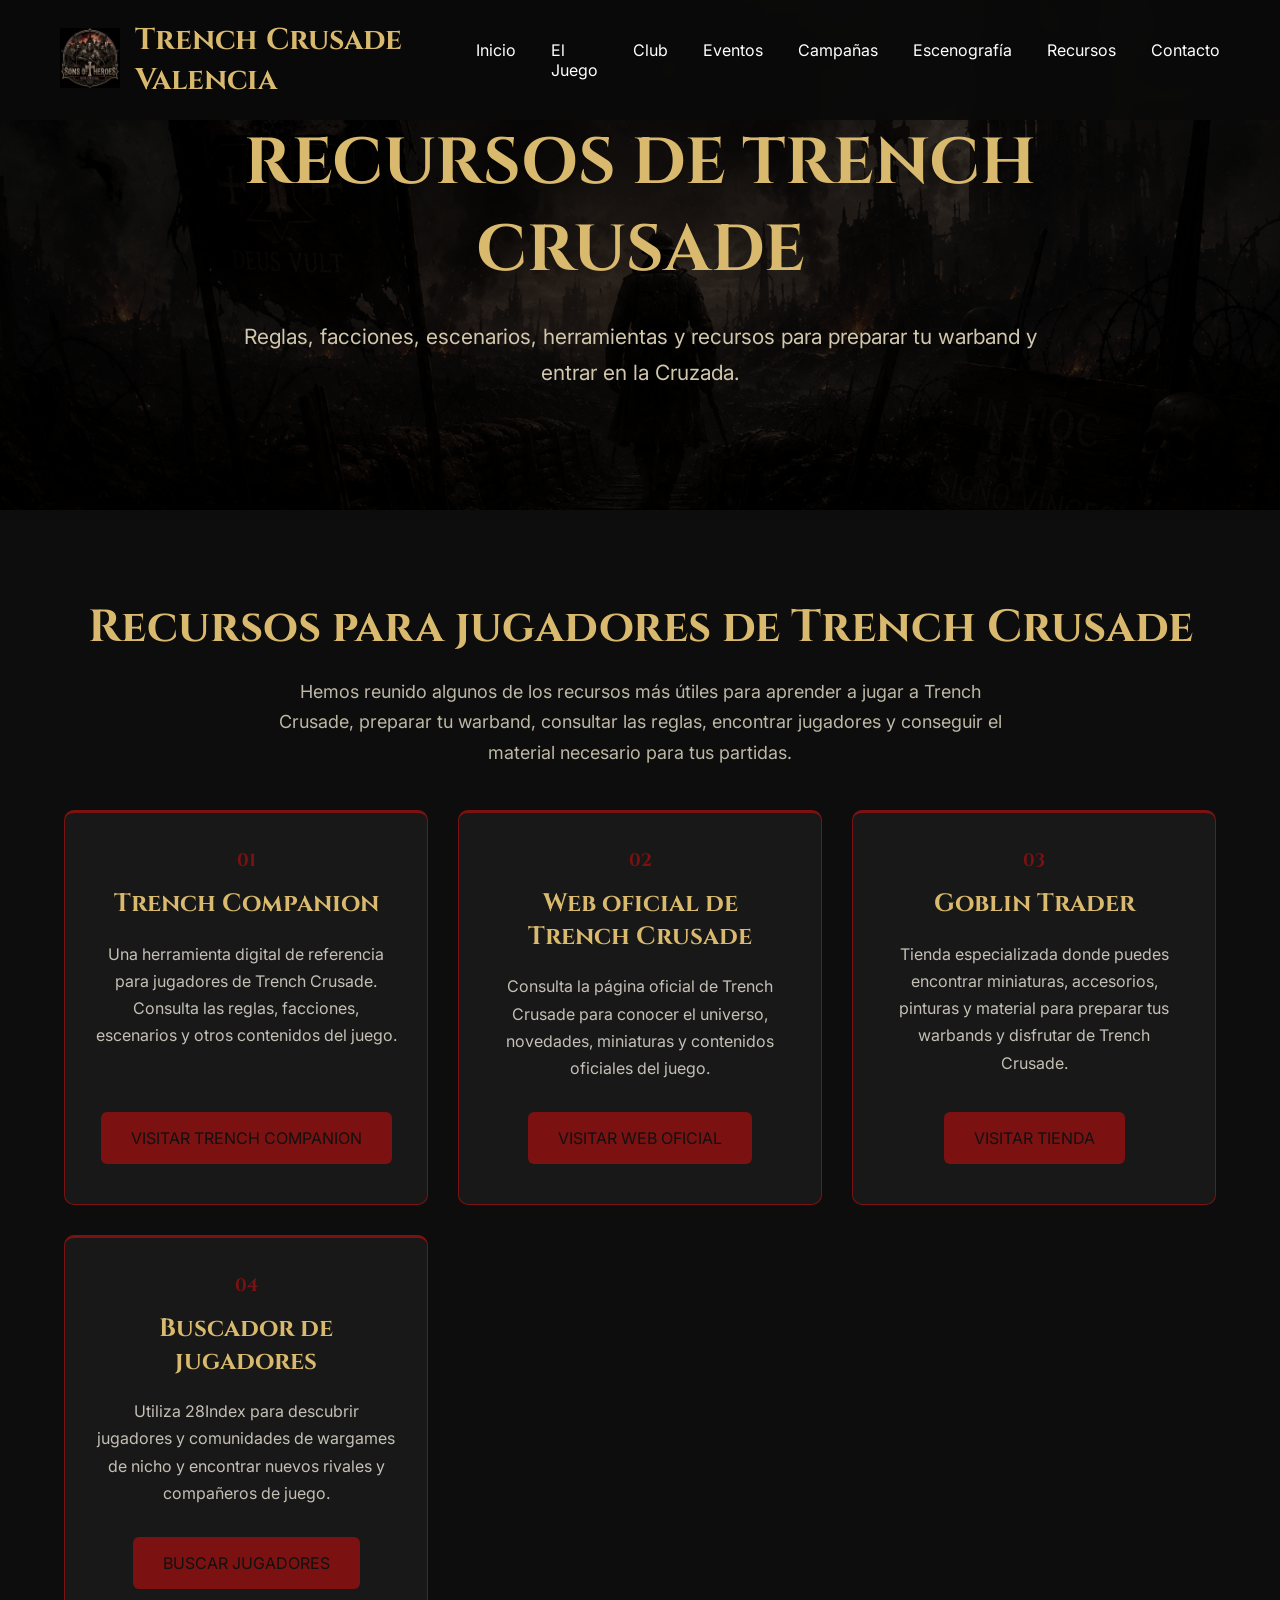
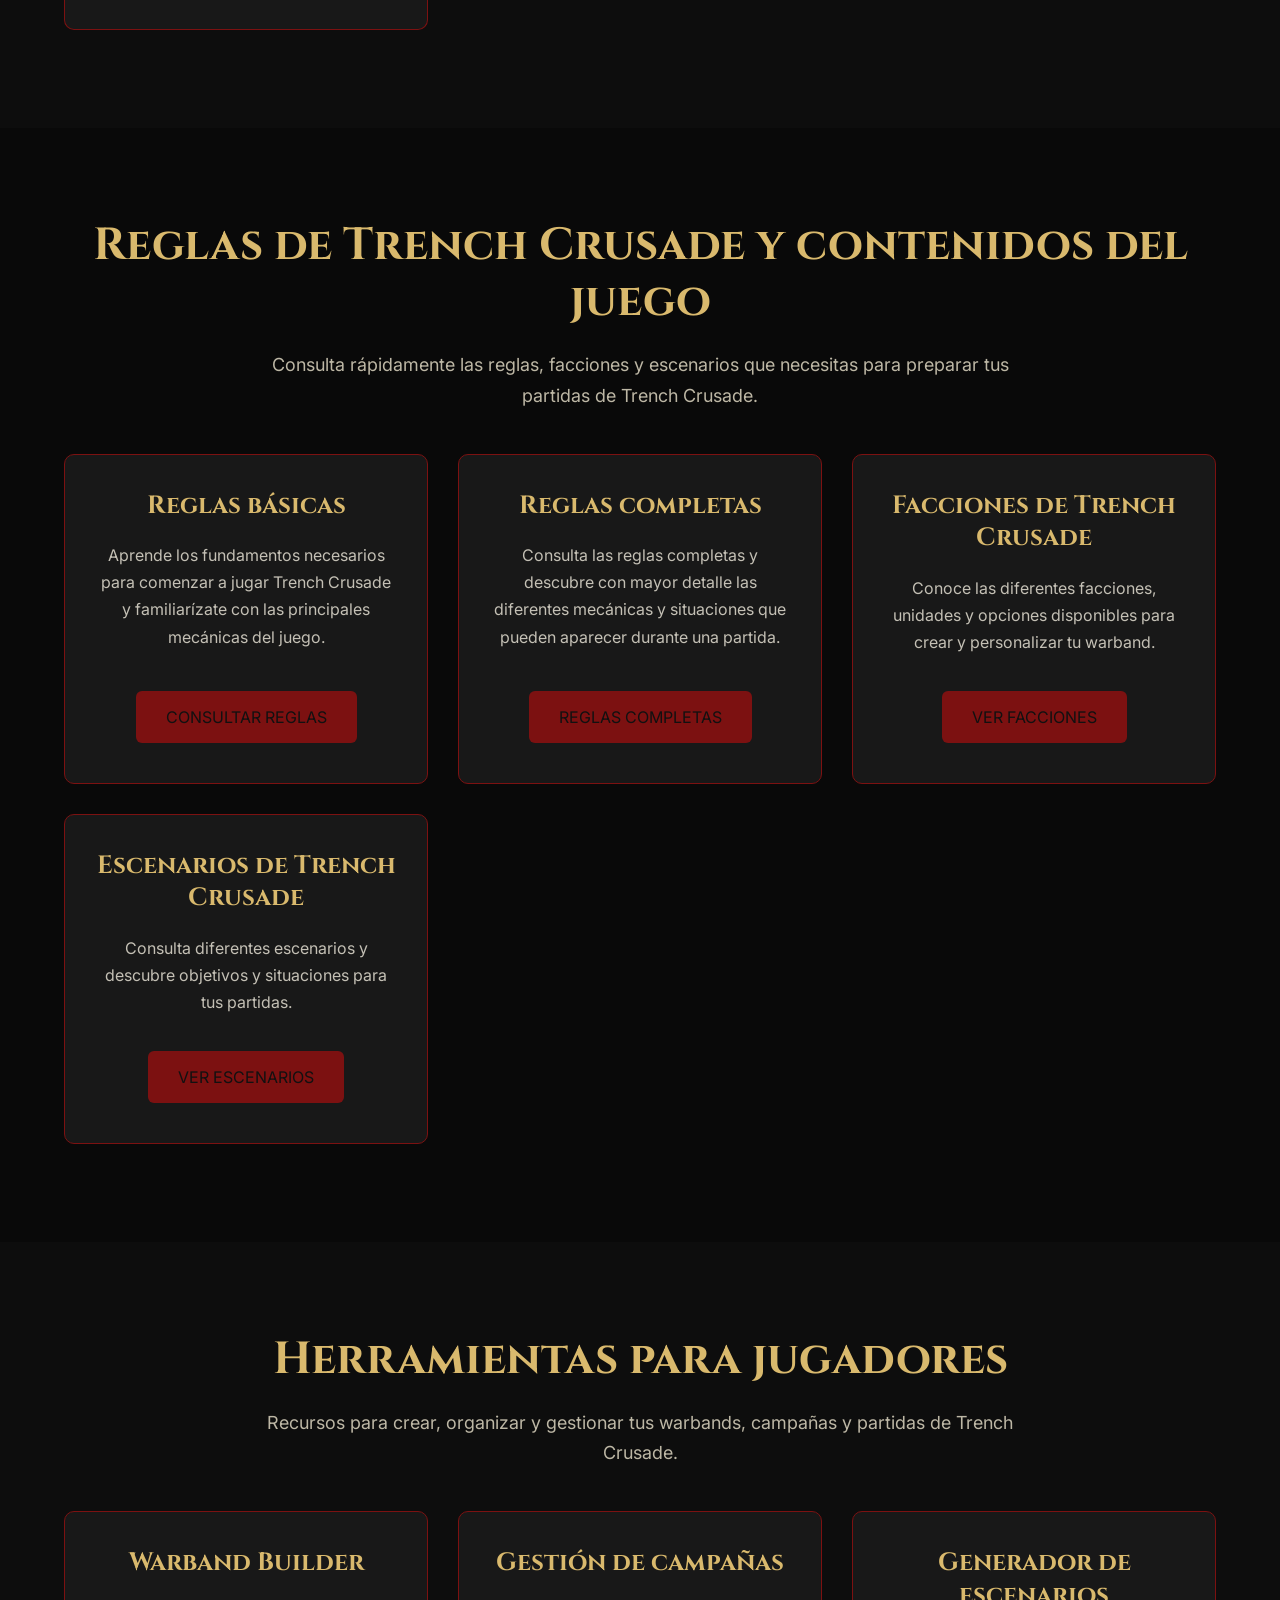
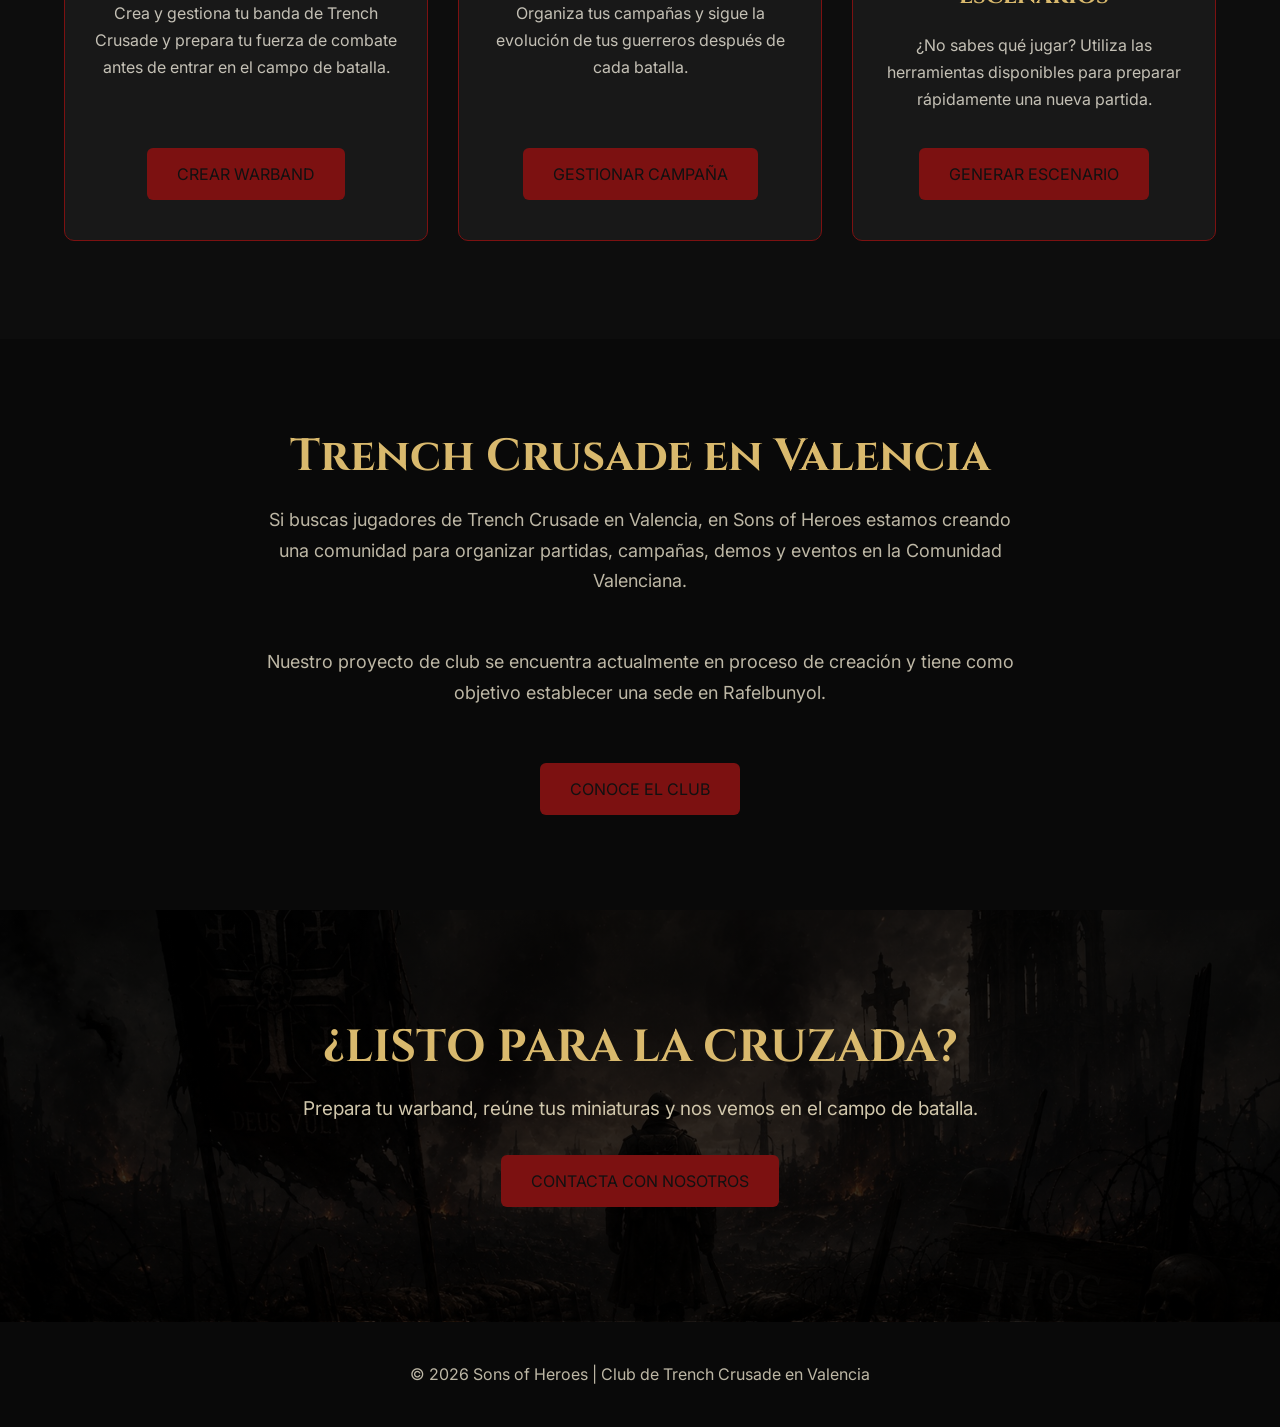
<file: recursos.html>
<!DOCTYPE html>

<html lang="es">

<head>

<meta charset="UTF-8">

<meta name="viewport"
      content="width=device-width, initial-scale=1.0">

<title>Recursos de Trench Crusade | Reglas, Facciones y Warbands</title>

<meta name="description"
      content="Recursos de Trench Crusade para jugadores: reglas, facciones, escenarios, warbands, herramientas y tiendas donde conseguir miniaturas y material para jugar.">

<meta name="robots"
      content="index, follow">

<meta name="author"
      content="Sons of Heroes">

<link rel="canonical"
      href="https://sons-of-heroes.es/recursos.html">

<link rel="icon"
      href="assets/img/favicon.png">

<link rel="icon"
      type="image/x-icon"
      href="assets/img/favicon.ico">


<!-- =====================================================
     OPEN GRAPH
     ===================================================== -->

<meta property="og:type"
      content="website">

<meta property="og:title"
      content="Recursos de Trench Crusade | Sons of Heroes">

<meta property="og:description"
      content="Reglas, facciones, escenarios, warbands, herramientas y tiendas para jugadores de Trench Crusade.">

<meta property="og:url"
      content="https://sons-of-heroes.es/recursos.html">

<meta property="og:image"
      content="https://sons-of-heroes.es/assets/img/logos.png">

<meta property="og:locale"
      content="es_ES">


<!-- =====================================================
     TWITTER / X
     ===================================================== -->

<meta name="twitter:card"
      content="summary_large_image">

<meta name="twitter:title"
      content="Recursos de Trench Crusade | Sons of Heroes">

<meta name="twitter:description"
      content="Reglas, facciones, escenarios, warbands, herramientas y tiendas para jugadores de Trench Crusade.">

<meta name="twitter:image"
      content="https://sons-of-heroes.es/assets/img/logos.png">


<!-- =====================================================
     GOOGLE FONTS
     ===================================================== -->

<link rel="preconnect"
      href="https://fonts.googleapis.com">

<link rel="preconnect"
      href="https://fonts.gstatic.com"
      crossorigin>

<link href="https://fonts.googleapis.com/css2?family=Cinzel:wght@400;600;700;800&family=Inter:wght@300;400;500;600;700&display=swap"
      rel="stylesheet">


<!-- =====================================================
     CSS PRINCIPAL
     ===================================================== -->

<link rel="stylesheet"
      href="css/style.css">


<!-- =====================================================
     CSS RECURSOS
     ===================================================== -->

<link rel="stylesheet"
      href="css/Recursos.css">


<!-- =====================================================
     DATOS ESTRUCTURADOS
     ===================================================== -->

<script type="application/ld+json">
{
    "@context": "https://schema.org",
    "@type": "CollectionPage",
    "name": "Recursos de Trench Crusade",
    "url": "https://sons-of-heroes.es/recursos.html",
    "description": "Recursos para jugadores de Trench Crusade: reglas, facciones, escenarios, warbands, herramientas y tiendas.",
    "isPartOf": {
        "@type": "WebSite",
        "name": "Sons of Heroes",
        "url": "https://sons-of-heroes.es/"
    },
    "inLanguage": "es"
}
</script>

</head>


<body>


<!-- =====================================================
     HEADER
     ===================================================== -->

<header>

<div class="logo">

    <a href="index.html"
       aria-label="Sons of Heroes - Trench Crusade Valencia">

        <img src="assets/img/logos.png"
             alt="Sons of Heroes - Club de Trench Crusade en Valencia">

    </a>

    <h1>
        Trench Crusade Valencia
    </h1>

</div>


<nav aria-label="Navegación principal">

    <ul>

        <li>
            <a href="index.html">
                Inicio
            </a>
        </li>

        <li>
            <a href="el-Juego.html">
                El Juego
            </a>
        </li>

        <li>
            <a href="club.html">
                Club
            </a>
        </li>

        <li>
            <a href="eventos.html">
                Eventos
            </a>
        </li>

        <!--
        <li>
            <a href="#">
                Liga
            </a>
        </li>
        -->

        <li>
            <a href="campañas.html">
                Campañas
            </a>
        </li>

        <li>
            <a href="escenografia.html">
                Escenografía
            </a>
        </li>

        <li>
            <a href="recursos.html"
               aria-current="page">
                Recursos
            </a>
        </li>

        <li>
            <a href="contacto.html">
                Contacto
            </a>
        </li>

    </ul>

</nav>

</header>




<!-- =====================================================
     CONTENIDO PRINCIPAL
     ===================================================== -->

<main class="resources-page">


<!-- =================================================
     HERO
     ================================================= -->

<section class="resources-hero"
         aria-labelledby="resources-title">

    <div class="resources-hero-content">

        <h2 id="resources-title">
            RECURSOS DE TRENCH CRUSADE
        </h2>

        <p>
            Reglas, facciones, escenarios, herramientas y
            recursos para preparar tu warband y entrar en la Cruzada.
        </p>

    </div>

</section>




<!-- =================================================
     RECURSOS PRINCIPALES
     ================================================= -->

<section class="resources-section">

    <h2>
        Recursos para jugadores de Trench Crusade
    </h2>

    <p class="resources-intro">

        Hemos reunido algunos de los recursos más útiles para
        aprender a jugar a Trench Crusade, preparar tu warband,
        consultar las reglas, encontrar jugadores y conseguir
        el material necesario para tus partidas.

    </p>


    <div class="resources-grid">


        <!-- =================================================
             01 - TRENCH COMPANION
             ================================================= -->

        <article class="resource-card featured">

            <div class="resource-number">
                01
            </div>

            <h3>
                Trench Companion
            </h3>

            <p>

                Una herramienta digital de referencia para
                jugadores de Trench Crusade. Consulta las reglas,
                facciones, escenarios y otros contenidos del juego.

            </p>

            <a href="https://trench-companion.com/"
               target="_blank"
               rel="noopener noreferrer"
               class="btn">

                VISITAR TRENCH COMPANION

            </a>

        </article>




        <!-- =================================================
             02 - WEB OFICIAL
             ================================================= -->

        <article class="resource-card featured">

            <div class="resource-number">
                02
            </div>

            <h3>
                Web oficial de Trench Crusade
            </h3>

            <p>

                Consulta la página oficial de Trench Crusade
                para conocer el universo, novedades, miniaturas
                y contenidos oficiales del juego.

            </p>

            <a href="https://www.trenchcrusade.com/"
               target="_blank"
               rel="noopener noreferrer"
               class="btn">

                VISITAR WEB OFICIAL

            </a>

        </article>




        <!-- =================================================
             03 - GOBLIN TRADER
             ================================================= -->

        <article class="resource-card featured">

            <div class="resource-number">
                03
            </div>

            <h3>
                Goblin Trader
            </h3>

            <p>

                Tienda especializada donde puedes encontrar
                miniaturas, accesorios, pinturas y material
                para preparar tus warbands y disfrutar de
                Trench Crusade.

            </p>

            <a href="https://www.goblintrader.es/"
               target="_blank"
               rel="noopener noreferrer"
               class="btn">

                VISITAR TIENDA

            </a>

        </article>




        <!-- =================================================
             04 - 28INDEX
             ================================================= -->

        <article class="resource-card featured">

            <div class="resource-number">
                04
            </div>

            <h3>
                Buscador de jugadores
            </h3>

            <p>

                Utiliza 28Index para descubrir jugadores y
                comunidades de wargames de nicho y encontrar
                nuevos rivales y compañeros de juego.

            </p>

            <a href="https://28index.com/es/"
               target="_blank"
               rel="noopener noreferrer"
               class="btn">

                BUSCAR JUGADORES

            </a>

        </article>


    </div>

</section>




<!-- =================================================
     REGLAS Y JUEGO
     ================================================= -->

<section class="resources-section dark-section">

    <h2>
        Reglas de Trench Crusade y contenidos del juego
    </h2>

    <p class="resources-intro">

        Consulta rápidamente las reglas, facciones y escenarios
        que necesitas para preparar tus partidas de Trench Crusade.

    </p>


    <div class="resources-grid">


        <!-- =================================================
             REGLAS BÁSICAS
             ================================================= -->

        <article class="resource-card">

            <h3>
                Reglas básicas
            </h3>

            <p>

                Aprende los fundamentos necesarios para comenzar
                a jugar Trench Crusade y familiarízate con las
                principales mecánicas del juego.

            </p>

            <a href="https://trench-companion.com/compendium/core-rules"
               target="_blank"
               rel="noopener noreferrer"
               class="btn">

                CONSULTAR REGLAS

            </a>

        </article>




        <!-- =================================================
             REGLAS COMPLETAS
             ================================================= -->

        <article class="resource-card">

            <h3>
                Reglas completas
            </h3>

            <p>

                Consulta las reglas completas y descubre con
                mayor detalle las diferentes mecánicas y
                situaciones que pueden aparecer durante una partida.

            </p>

            <a href="https://trench-companion.com/compendium/comprehensive-rules"
               target="_blank"
               rel="noopener noreferrer"
               class="btn">

                REGLAS COMPLETAS

            </a>

        </article>




        <!-- =================================================
             FACCIONES
             ================================================= -->

        <article class="resource-card">

            <h3>
                Facciones de Trench Crusade
            </h3>

            <p>

                Conoce las diferentes facciones, unidades y
                opciones disponibles para crear y personalizar
                tu warband.

            </p>

            <a href="https://trench-companion.com/compendium/factions"
               target="_blank"
               rel="noopener noreferrer"
               class="btn">

                VER FACCIONES

            </a>

        </article>




        <!-- =================================================
             ESCENARIOS
             ================================================= -->

        <article class="resource-card">

            <h3>
                Escenarios de Trench Crusade
            </h3>

            <p>

                Consulta diferentes escenarios y descubre
                objetivos y situaciones para tus partidas.

            </p>

            <a href="https://trench-companion.com/compendium/scenarios"
               target="_blank"
               rel="noopener noreferrer"
               class="btn">

                VER ESCENARIOS

            </a>

        </article>


    </div>

</section>




<!-- =================================================
     HERRAMIENTAS
     ================================================= -->

<section class="resources-section">

    <h2>
        Herramientas para jugadores
    </h2>

    <p class="resources-intro">

        Recursos para crear, organizar y gestionar tus
        warbands, campañas y partidas de Trench Crusade.

    </p>


    <div class="resources-grid">


        <!-- =================================================
             WARBAND BUILDER
             ================================================= -->

        <article class="resource-card">

            <h3>
                Warband Builder
            </h3>

            <p>

                Crea y gestiona tu banda de Trench Crusade
                y prepara tu fuerza de combate antes de
                entrar en el campo de batalla.

            </p>

            <a href="https://trench-companion.com/"
               target="_blank"
               rel="noopener noreferrer"
               class="btn">

                CREAR WARBAND

            </a>

        </article>




        <!-- =================================================
             CAMPAÑAS
             ================================================= -->

        <article class="resource-card">

            <h3>
                Gestión de campañas
            </h3>

            <p>

                Organiza tus campañas y sigue la evolución
                de tus guerreros después de cada batalla.

            </p>

            <a href="https://trench-companion.com/"
               target="_blank"
               rel="noopener noreferrer"
               class="btn">

                GESTIONAR CAMPAÑA

            </a>

        </article>




        <!-- =================================================
             GENERADOR
             ================================================= -->

        <article class="resource-card">

            <h3>
                Generador de escenarios
            </h3>

            <p>

                ¿No sabes qué jugar? Utiliza las herramientas
                disponibles para preparar rápidamente una
                nueva partida.

            </p>

            <a href="https://trench-companion.com/"
               target="_blank"
               rel="noopener noreferrer"
               class="btn">

                GENERAR ESCENARIO

            </a>

        </article>


    </div>

</section>




<!-- =================================================
     RECURSOS LOCALES
     ================================================= -->

<section class="resources-section dark-section">

    <h2>
        Trench Crusade en Valencia
    </h2>

    <p class="resources-intro">

        Si buscas jugadores de Trench Crusade en Valencia,
        en Sons of Heroes estamos creando una comunidad para
        organizar partidas, campañas, demos y eventos en la
        Comunidad Valenciana.

    </p>

    <p class="resources-intro">

        Nuestro proyecto de club se encuentra actualmente
        en proceso de creación y tiene como objetivo establecer
        una sede en Rafelbunyol.

    </p>

    <a href="club.html"
       class="btn">

        CONOCE EL CLUB

    </a>

</section>




<!-- =================================================
     FINAL
     ================================================= -->

<section class="resources-final">

    <h2>
        ¿LISTO PARA LA CRUZADA?
    </h2>

    <p>

        Prepara tu warband, reúne tus miniaturas
        y nos vemos en el campo de batalla.

    </p>

    <a href="contacto.html"
       class="btn">

        CONTACTA CON NOSOTROS

    </a>

</section>


</main>




<!-- =====================================================
     FOOTER
     ===================================================== -->

<footer>

<p>

    © 2026 Sons of Heroes | Club de Trench Crusade en Valencia

</p>

</footer>




<!-- =====================================================
     JAVASCRIPT
     ===================================================== -->

<script src="js/main.js"></script>

</body>

</html>
</file>
<file: css/style.css>
/* =========================================================
   RESET
   ========================================================= */

* {
    margin: 0;
    padding: 0;
    box-sizing: border-box;
}

html {
    scroll-behavior: smooth;
}

body {
    font-family: Inter, sans-serif;
    background: #0d0d0d;
    color: white;
}


/* =========================================================
   HEADER / MENÚ
   ========================================================= */

header {
    position: fixed;
    top: 0;
    left: 0;

    width: 100%;

    background: rgba(10, 10, 10, 0.92);
    backdrop-filter: blur(10px);

    display: flex;
    justify-content: space-between;
    align-items: center;

    padding: 20px 60px;

    z-index: 999;
}


/* =========================================================
   LOGO
   ========================================================= */

.logo {
    display: flex;
    align-items: center;
    gap: 15px;
}

.logo img {
    width: 60px;
    height: auto;
}

.logo h1 {
    font-family: Cinzel, serif;
    font-size: 30px;
    color: #d9b96d;
}


/* =========================================================
   NAVEGACIÓN
   ========================================================= */

nav ul {
    display: flex;
    list-style: none;
    gap: 35px;
}

nav a {
    color: white;
    text-decoration: none;
    transition: 0.3s;
}

nav a:hover {
    color: #d9b96d;
}

nav a.active {
    color: #d9b96d;
}


/* =========================================================
   HERO PRINCIPAL
   ========================================================= */

.hero {
    min-height: 100vh;

    background:
        linear-gradient(
            rgba(0, 0, 0, 0.75),
            rgba(0, 0, 0, 0.75)
        ),
        url("../assets/img/hero.jpg");

    background-size: cover;
    background-position: center;

    display: flex;
    justify-content: center;
    align-items: center;

    text-align: center;

    padding: 40px 20px;
}

.hero-content {
    width: 100%;
    max-width: 900px;

    margin: 0 auto;

    text-align: center;
}

.hero h2 {
    font-family: Cinzel, serif;

    font-size: 70px;
    line-height: 1.2;

    color: #d9b96d;

    margin-bottom: 25px;

    text-align: center;
}

.hero p {
    max-width: 850px;

    margin: 0 auto 40px auto;

    font-size: 22px;
    line-height: 1.8;

    text-align: center;
}


/* =========================================================
   BOTONES
   ========================================================= */

.hero-buttons {
    display: flex;

    justify-content: center;
    align-items: center;

    flex-wrap: wrap;

    gap: 10px;
}

.btn {
    display: inline-block;

    background: #7c1111;

    color: white;

    padding: 16px 30px;

    border-radius: 6px;

    text-decoration: none;

    margin: 5px;

    transition: 0.3s;

    text-align: center;
}

.btn:hover {
    background: #b32020;

    transform: translateY(-2px);
}


/* =========================================================
   SECCIONES GENERALES
   ========================================================= */

section {
    padding: 100px 8%;
}

section > h2 {
    font-family: Cinzel, serif;

    color: #d9b96d;

    font-size: 45px;
    line-height: 1.25;

    margin-bottom: 40px;

    text-align: center;
}


/* =========================================================
   SECCIONES DE INFORMACIÓN
   ========================================================= */

.about {
    padding: 100px 8%;

    text-align: center;
}

.about .container {
    width: 100%;
    max-width: 900px;

    margin: 0 auto;

    text-align: center;
}

.about h2 {
    font-family: Cinzel, serif;

    color: #d9b96d;

    font-size: 45px;
    line-height: 1.25;

    margin-bottom: 30px;

    text-align: center;
}

.about p {
    max-width: 850px;

    margin: 0 auto 20px auto;

    color: #c4c0b5;

    font-size: 18px;
    line-height: 1.8;

    text-align: center;
}


/* =========================================================
   TARJETAS PRINCIPALES
   ========================================================= */

.cards {
    padding: 100px 8%;

    display: grid;

    grid-template-columns:
        repeat(4, minmax(0, 1fr));

    gap: 30px;

    max-width: 1250px;

    margin: 0 auto;

    text-align: center;
}


/* =========================================================
   TÍTULO DE LA SECCIÓN DE TARJETAS
   ========================================================= */

.cards > h2 {
    grid-column: 1 / -1;

    font-family: Cinzel, serif;

    color: #d9b96d;

    font-size: 45px;
    line-height: 1.25;

    margin-bottom: 15px;

    text-align: center;
}


/* =========================================================
   TARJETAS
   ========================================================= */

.cards article {
    background: #181818;

    border: 1px solid #2c2c2c;

    border-radius: 10px;

    padding: 35px 30px;

    min-height: 280px;

    text-align: center;

    transition: 0.3s;
}

.cards article:hover {
    transform: translateY(-8px);

    border-color: #7c1111;
}

.cards article h3 {
    font-family: Cinzel, serif;

    color: #d9b96d;

    font-size: 24px;
    line-height: 1.3;

    margin-bottom: 18px;

    text-align: center;
}

.cards article p {
    color: #c4c0b5;

    font-size: 16px;
    line-height: 1.7;

    text-align: center;
}


/* =========================================================
   ENLACES DENTRO DE LAS TARJETAS
   ========================================================= */

.cards article h3 a {
    color: #d9b96d;

    text-decoration: none;

    transition: 0.3s;
}

.cards article h3 a:hover {
    color: #ffffff;
}


/* =========================================================
   NEWS / BLOQUES DEL INDEX
   ========================================================= */

.news {
    padding: 100px 8%;

    text-align: center;
}

.news > h2 {
    font-family: Cinzel, serif;

    color: #d9b96d;

    font-size: 45px;
    line-height: 1.25;

    margin-bottom: 40px;

    text-align: center;
}


/* =========================================================
   GRID DE BLOQUES DEL INDEX
   ========================================================= */

.news-grid {
    display: grid;

    grid-template-columns:
        repeat(4, minmax(0, 1fr));

    gap: 30px;

    max-width: 1250px;

    margin: 0 auto;

    text-align: center;
}


/* =========================================================
   TARJETAS NEWS
   ========================================================= */

.news-grid article {
    background: #181818;

    border: 1px solid #2c2c2c;

    border-radius: 10px;

    padding: 35px 30px;

    min-height: 250px;

    display: flex;

    flex-direction: column;

    justify-content: flex-start;

    align-items: center;

    text-align: center;

    transition: 0.3s;
}

.news-grid article:hover {
    transform: translateY(-8px);

    border-color: #7c1111;
}


/* =========================================================
   TÍTULOS NEWS
   ========================================================= */

.news-grid article h3 {
    font-family: Cinzel, serif;

    color: #d9b96d;

    font-size: 23px;
    line-height: 1.35;

    margin-bottom: 18px;

    text-align: center;
}


/* =========================================================
   ENLACES DE LOS TÍTULOS NEWS
   ========================================================= */

.news-grid article h3 a {
    color: #d9b96d;

    text-decoration: none;

    transition: 0.3s;
}

.news-grid article h3 a:hover {
    color: #ffffff;
}


/* =========================================================
   TEXTO NEWS
   ========================================================= */

.news-grid article p {
    max-width: 500px;

    margin: 0 auto;

    color: #c4c0b5;

    font-size: 16px;
    line-height: 1.7;

    text-align: center;
}


/* =========================================================
   SECCIONES OSCURAS
   ========================================================= */

.news:nth-of-type(even) {
    background: #090909;
}


/* =========================================================
   GALERÍA
   ========================================================= */

.gallery {
    background: #0d0d0d;

    text-align: center;

    padding: 100px 20px;
}

.gallery h2 {
    font-family: Cinzel, serif;

    color: #d9b96d;

    font-size: 45px;
    line-height: 1.25;

    margin-bottom: 15px;

    text-align: center;
}

.gallery-intro {
    max-width: 750px;

    margin: 0 auto 45px auto;

    color: #bdb7a5;

    font-size: 18px;
    line-height: 1.7;

    text-align: center;
}


/* =========================================================
   GALERÍA GRID
   ========================================================= */

.gallery-grid {
    display: flex;

    flex-wrap: wrap;

    justify-content: center;
    align-items: flex-start;

    gap: 25px;

    max-width: 1150px;

    margin: 0 auto;
}


/* =========================================================
   ELEMENTOS DE GALERÍA
   ========================================================= */

.gallery-item {
    flex: 0 0 280px;

    width: 280px;

    height: auto;

    overflow: hidden;

    border-radius: 8px;

    background: #181818;

    border: 1px solid #2c2c2c;

    text-align: center;

    transition: 0.3s;
}

.gallery-item:hover {
    border-color: #7c1111;
}


/* =========================================================
   IMÁGENES DE GALERÍA
   ========================================================= */

.gallery-item img {
    display: block;

    width: 280px !important;
    height: 175px !important;

    max-width: 280px !important;
    max-height: 175px !important;

    margin: 0 auto;

    object-fit: cover;

    transition: transform 0.4s ease;
}

.gallery-item:hover img {
    transform: scale(1.05);
}


/* =========================================================
   INFORMACIÓN DE GALERÍA
   ========================================================= */

.gallery-info {
    padding: 20px;

    text-align: center;
}

.gallery-info h3 {
    font-family: Cinzel, serif;

    color: #d9b96d;

    font-size: 21px;

    margin-bottom: 10px;

    text-align: center;
}

.gallery-info p {
    color: #bdb7a5;

    font-size: 15px;

    line-height: 1.6;

    text-align: center;
}


/* =========================================================
   PÁGINA "EL JUEGO"
   ========================================================= */

.game-container {
    text-align: center;
}

.game-container h2 {
    text-align: center;
}

.game-container p {
    text-align: center;
}


/* =========================================================
   TARJETAS DE "EL JUEGO"
   ========================================================= */

.game-cards article,
.factions article {
    text-align: left;
}


/* =========================================================
   HERO DE "EL JUEGO"
   ========================================================= */

.game-hero {
    text-align: center;
}

.game-hero-content {
    width: 100%;

    max-width: 900px;

    margin: 0 auto;

    text-align: center;
}

.game-hero h2 {
    text-align: center;
}


/* =========================================================
   CAMPO DE BATALLA
   ========================================================= */

.game-image {
    text-align: center;
}

.game-image-content {
    width: 100%;

    max-width: 1000px;

    margin: 0 auto;

    text-align: center;
}

.game-image h2 {
    text-align: center;
}


/* =========================================================
   FOOTER
   ========================================================= */

footer {
    padding: 40px;

    background: #090909;

    text-align: center;
}

footer p {
    color: #bdb7a5;

    line-height: 1.6;

    text-align: center;
}


/* =========================================================
   TABLET
   ========================================================= */

@media (max-width: 1000px) {

    header {
        padding: 20px 30px;
    }

    nav ul {
        gap: 20px;
    }

    .hero h2 {
        font-size: 55px;
    }

    .cards {
        grid-template-columns:
            repeat(2, minmax(0, 1fr));
    }

    .news-grid {
        grid-template-columns:
            repeat(2, minmax(0, 1fr));
    }

    .about h2,
    .cards > h2,
    .news > h2,
    .gallery h2 {
        font-size: 40px;
    }

    .gallery-grid {
        gap: 20px;
    }
}


/* =========================================================
   MÓVIL
   ========================================================= */

@media (max-width: 768px) {

    header {
        padding: 20px;

        flex-direction: column;
    }

    .logo {
        justify-content: center;
    }

    .logo h1 {
        font-size: 24px;
    }

    nav ul {
        gap: 15px;

        flex-wrap: wrap;

        justify-content: center;

        margin-top: 15px;
    }

    .hero {
        padding: 30px 20px;
    }

    .hero h2 {
        font-size: 40px;
    }

    .hero p {
        font-size: 18px;

        line-height: 1.7;
    }

    section {
        padding: 70px 20px;
    }

    section > h2,
    .about h2,
    .cards > h2,
    .news > h2,
    .gallery h2 {
        font-size: 35px;

        line-height: 1.3;
    }

    .about {
        padding: 70px 20px;
    }

    .about .container {
        max-width: 100%;
    }

    .about p {
        max-width: 100%;

        font-size: 17px;
    }

    .cards {
        grid-template-columns: 1fr;

        padding: 70px 20px;

        gap: 20px;
    }

    .cards article {
        min-height: 0;

        padding: 30px 25px;
    }

    .news {
        padding: 70px 20px;
    }

    .news-grid {
        grid-template-columns: 1fr;

        gap: 20px;
    }

    .news-grid article {
        min-height: 0;

        padding: 30px 25px;
    }

    .gallery {
        padding: 70px 15px;
    }

    .gallery-grid {
        gap: 15px;
    }

    .hero-buttons {
        flex-direction: column;
    }

    .hero-buttons .btn {
        width: auto;
    }
}


/* =========================================================
   MÓVILES PEQUEÑOS
   ========================================================= */

@media (max-width: 650px) {

    .gallery-item {
        flex: 0 0 280px;

        width: 280px;

        height: auto;
    }

    .gallery-item img {
        width: 280px !important;

        height: 175px !important;
    }
}


/* =========================================================
   MÓVILES MUY PEQUEÑOS
   ========================================================= */

@media (max-width: 450px) {

    .logo h1 {
        font-size: 21px;
    }

    .hero h2 {
        font-size: 32px;
    }

    .about h2,
    .cards > h2,
    .news > h2,
    .gallery h2 {
        font-size: 29px;
    }

    .cards article h3 {
        font-size: 21px;
    }

    .news-grid article h3 {
        font-size: 21px;
    }

    .gallery-grid {
        gap: 12px;
    }
}


/* =========================================================
   ENLACES - ESTILO GENERAL
   ========================================================= */

a {
    color: #c9a85c;
    text-decoration: none;
    transition:
        color 0.25s ease,
        text-shadow 0.25s ease;
}


/* Enlaces ya visitados */
a:visited {
    color: #c9a85c;
}


/* Al pasar el ratón */
a:hover {
    color: #e0c477;
    text-shadow: 0 0 8px rgba(224, 196, 119, 0.35);
}


/* Al hacer clic */
a:active {
    color: #f0d890;
}


/* =========================================================
   ENLACES DEL CONTENIDO
   ========================================================= */

main a:not(.btn) {
    color: #c9a85c;
    font-weight: 500;
    border-bottom: 1px solid rgba(201, 168, 92, 0.45);
}


main a:not(.btn):visited {
    color: #c9a85c;
}


main a:not(.btn):hover {
    color: #e0c477;
    border-bottom-color: #e0c477;
    text-shadow: 0 0 8px rgba(224, 196, 119, 0.35);
}


/* =========================================================
   BOTONES
   ========================================================= */

a.btn,
a.btn:visited {
    color: #111;
}


a.btn:hover {
    color: #111;
}
</file>
<file: css/Club.css>
/* =========================================================
   CLUB
   ========================================================= */

.club-page {
    padding-top: 90px;
}


/* =========================================================
   HERO
   ========================================================= */

.club-hero {

    min-height: 520px;

    display: flex;

    justify-content: center;

    align-items: center;

    text-align: center;

    padding: 80px 20px;

    background:
        linear-gradient(
            rgba(0,0,0,.78),
            rgba(0,0,0,.88)
        ),
        url("../assets/img/hero.jpg");

    background-size: cover;

    background-position: center;
}


.club-hero-content {

    max-width: 900px;

}


.club-status {

    display: inline-block;

    padding: 10px 20px;

    margin-bottom: 25px;

    border: 1px solid #7c1111;

    border-radius: 4px;

    color: #d9b96d;

    font-size: 13px;

    font-weight: 700;

    letter-spacing: 2px;

}


.club-hero h2 {

    font-family: Cinzel, serif;

    font-size: 62px;

    line-height: 1.2;

    color: #d9b96d;

    margin-bottom: 25px;

}


.club-hero p {

    font-size: 23px;

    line-height: 1.7;

    color: #ffffff;

    margin-bottom: 15px;

}


.club-hero span {

    display: block;

    color: #bdb7a5;

    font-size: 17px;

    line-height: 1.7;

}


/* =========================================================
   CONTENEDOR
   ========================================================= */

.club-container {

    max-width: 1200px;

    margin: 0 auto;

}


/* =========================================================
   SECCIÓN GENERAL
   ========================================================= */

.club-section {

    padding: 100px 8%;

    text-align: center;

}


.club-section h2,
.club-dark h2,
.club-status-section h2 {

    font-family: Cinzel, serif;

    font-size: 45px;

    color: #d9b96d;

    margin-bottom: 25px;

}


.club-intro {

    max-width: 850px;

    margin: 0 auto 20px auto;

    color: #c4c0b5;

    font-size: 18px;

    line-height: 1.8;

}


/* =========================================================
   SECCIÓN OSCURA
   ========================================================= */

.club-dark {

    padding: 100px 8%;

    background: #090909;

    text-align: center;

}


.club-dark .section-intro {

    max-width: 750px;

    margin: 0 auto 55px auto;

    color: #bdb7a5;

    font-size: 18px;

    line-height: 1.7;

}


/* =========================================================
   GRID DEL CLUB
   ========================================================= */

.club-grid {

    display: grid;

    grid-template-columns:
        repeat(3, minmax(0, 1fr));

    gap: 30px;

    max-width: 1150px;

    margin: 0 auto;

}


/* =========================================================
   TARJETAS
   ========================================================= */

.club-card {

    background: #181818;

    border: 1px solid #2c2c2c;

    border-radius: 10px;

    padding: 35px 30px;

    text-align: center;

    min-height: 280px;

    transition: .3s;

}


.club-card:hover {

    transform: translateY(-8px);

    border-color: #7c1111;

}


.club-number {

    font-family: Cinzel, serif;

    font-size: 18px;

    font-weight: 700;

    color: #7c1111;

    margin-bottom: 18px;

}


.club-card h3 {

    font-family: Cinzel, serif;

    color: #d9b96d;

    font-size: 24px;

    margin-bottom: 18px;

}


.club-card p {

    color: #c4c0b5;

    line-height: 1.7;

    font-size: 16px;

}


/* =========================================================
   ESTADO DEL CLUB
   ========================================================= */

.club-status-section {

    padding: 100px 8%;

    text-align: center;

}


.club-status-section > .club-container > p {

    max-width: 800px;

    margin: 0 auto 45px auto;

    color: #c4c0b5;

    font-size: 18px;

    line-height: 1.8;

}


/* =========================================================
   CAJA DE ESTADO
   ========================================================= */

.status-box {

    max-width: 750px;

    margin: 0 auto;

    padding: 30px 35px;

    display: flex;

    align-items: center;

    gap: 25px;

    text-align: left;

    background: #181818;

    border-left: 4px solid #7c1111;

    border-top: 1px solid #2c2c2c;

    border-right: 1px solid #2c2c2c;

    border-bottom: 1px solid #2c2c2c;

    border-radius: 8px;

}


.status-icon {

    font-size: 38px;

    color: #d9b96d;

}


.status-box h3 {

    font-family: Cinzel, serif;

    color: #d9b96d;

    font-size: 23px;

    margin-bottom: 8px;

}


.status-box p {

    color: #bdb7a5;

    line-height: 1.6;

}


/* =========================================================
   ÚNETE
   ========================================================= */

.club-join {

    padding: 110px 20px;

    text-align: center;

    background:
        linear-gradient(
            rgba(0,0,0,.80),
            rgba(0,0,0,.88)
        ),
        url("../assets/img/hero.jpg");

    background-size: cover;

    background-position: center;

}


.club-join-content {

    max-width: 800px;

    margin: 0 auto;

}


.club-join h2 {

    font-family: Cinzel, serif;

    font-size: 45px;

    color: #d9b96d;

    margin-bottom: 20px;

}


.club-join p {

    color: #d1c7ac;

    font-size: 19px;

    line-height: 1.8;

    margin-bottom: 30px;

}


/* =========================================================
   TABLET
   ========================================================= */

@media (max-width: 1000px) {

    .club-grid {

        grid-template-columns:
            repeat(2, minmax(0, 1fr));

    }


    .club-hero h2 {

        font-size: 52px;

    }

}


/* =========================================================
   MÓVIL
   ========================================================= */

@media (max-width: 650px) {

    .club-page {

        padding-top: 140px;

    }


    .club-hero {

        min-height: 450px;

    }


    .club-hero h2 {

        font-size: 38px;

    }


    .club-hero p {

        font-size: 19px;

    }


    .club-hero span {

        font-size: 16px;

    }


    .club-section,
    .club-dark,
    .club-status-section {

        padding: 70px 20px;

    }


    .club-section h2,
    .club-dark h2,
    .club-status-section h2,
    .club-join h2 {

        font-size: 32px;

    }


    .club-grid {

        grid-template-columns: 1fr;

        gap: 20px;

    }


    .club-card {

        min-height: 0;

    }


    .status-box {

        flex-direction: column;

        text-align: center;

        padding: 30px 20px;

    }


    .club-join {

        padding: 80px 20px;

    }

}


/* =========================================================
   MÓVILES PEQUEÑOS
   ========================================================= */

@media (max-width: 450px) {

    .club-hero h2 {

        font-size: 32px;

    }


    .club-status {

        font-size: 11px;

        letter-spacing: 1.5px;

    }


    .club-card h3 {

        font-size: 21px;

    }

}
</file>
<file: css/contacto.css>
/* =========================================================
CONTACTO - SONS OF HEROES
HORTA NORD WARGAMES
========================================================= */

/* =========================================================
HERO DE CONTACTO
========================================================= */

.contact-hero {

```
min-height: 500px;

display: flex;

flex-direction: column;

justify-content: center;

align-items: center;

text-align: center;

padding: 150px 20px 90px;

background:
    linear-gradient(
        rgba(0, 0, 0, 0.78),
        rgba(0, 0, 0, 0.90)
    ),
    url("../assets/img/hero.jpg");

background-size: cover;

background-position: center;
```

}

/* =========================================================
TÍTULO PRINCIPAL
========================================================= */

.contact-hero h1,
.contact-hero h2 {

```
max-width: 1000px;

font-family: Cinzel, serif;

font-size: 60px;

font-weight: 700;

line-height: 1.2;

color: #d9b96d;

margin: 0 auto 25px;

text-align: center;
```

}

/* =========================================================
SUBTÍTULO
========================================================= */

.contact-hero .subtitle {

```
max-width: 800px;

font-family: Cinzel, serif;

font-size: 25px;

font-weight: 600;

color: #ffffff;

line-height: 1.4;

margin: 0 auto 20px;

text-align: center;
```

}

/* =========================================================
TEXTO DEL HERO
========================================================= */

.contact-hero > p:last-child {

```
max-width: 750px;

font-family: Inter, sans-serif;

font-size: 18px;

line-height: 1.8;

color: #d1c7ac;

margin: 0 auto;

text-align: center;
```

}

/* =========================================================
CONTENEDOR PRINCIPAL
========================================================= */

.contact-container {

```
width: 100%;

max-width: 1200px;

margin: 0 auto;

padding: 100px 40px;

display: grid;

grid-template-columns: 1fr 1fr;

gap: 70px;

align-items: start;
```

}

/* =========================================================
TÍTULOS DE LAS DOS COLUMNAS
========================================================= */

.info-section h2,
.form-section h2 {

```
font-family: Cinzel, serif;

font-size: 35px;

font-weight: 700;

line-height: 1.3;

color: #d9b96d;

margin: 0 0 35px;
```

}

/* =========================================================
INFORMACIÓN
========================================================= */

.info-section {

```
width: 100%;
```

}

/* =========================================================
ELEMENTOS DE INFORMACIÓN
========================================================= */

.info-item {

```
display: flex;

align-items: flex-start;

gap: 20px;

margin-bottom: 35px;

padding: 25px;

background: #181818;

border: 1px solid #2c2c2c;

border-radius: 10px;

transition:
    transform .3s ease,
    border-color .3s ease;
```

}

.info-item:hover {

```
transform: translateY(-5px);

border-color: #7c1111;
```

}

/* =========================================================
TÍTULOS INFORMACIÓN
========================================================= */

.info-item h3 {

```
font-family: Cinzel, serif;

font-size: 21px;

font-weight: 600;

line-height: 1.3;

color: #d9b96d;

margin: 0 0 10px;
```

}

/* =========================================================
TEXTO INFORMACIÓN
========================================================= */

.info-item p {

```
font-family: Inter, sans-serif;

font-size: 16px;

line-height: 1.7;

color: #c4c0b5;

margin: 0 0 12px;
```

}

.info-item p:last-child {

```
margin-bottom: 0;
```

}

/* =========================================================
ICONOS
========================================================= */

.icon-location,
.icon-email {

```
width: 48px;

height: 48px;

min-width: 48px;

display: flex;

align-items: center;

justify-content: center;

border: 1px solid #7c1111;

border-radius: 50%;

background: #111111;

position: relative;
```

}

/* Icono de ubicación */

.icon-location::before {

```
content: "⌖";

font-size: 27px;

color: #d9b96d;
```

}

/* Icono de email */

.icon-email::before {

```
content: "✉";

font-size: 21px;

color: #d9b96d;
```

}

/* =========================================================
BOTÓN DENTRO DE INFORMACIÓN
========================================================= */

.info-item .btn {

```
display: inline-block;

margin-top: 10px;

padding: 12px 22px;

background: #7c1111;

color: #ffffff;

border-radius: 6px;

text-decoration: none;

font-family: Inter, sans-serif;

font-size: 14px;

font-weight: 600;

transition:
    background .3s ease,
    transform .3s ease;
```

}

.info-item .btn:hover {

```
background: #b32020;

transform: translateY(-2px);
```

}

/* =========================================================
FORMULARIO
========================================================= */

.form-section {

```
width: 100%;

padding: 35px;

background: #181818;

border: 1px solid #2c2c2c;

border-radius: 10px;
```

}

/* Texto introductorio */

.form-section > p {

```
color: #bdb7a5;

font-size: 16px;

line-height: 1.7;

margin: -15px 0 30px;
```

}

/* =========================================================
FORM
========================================================= */

.form-section form {

```
width: 100%;

display: flex;

flex-direction: column;
```

}

/* =========================================================
FILAS
========================================================= */

.form-section .row {

```
width: 100%;

display: grid;

grid-template-columns: 1fr 1fr;

gap: 20px;
```

}

/* =========================================================
ETIQUETAS
========================================================= */

.form-section label {

```
display: block;

margin-bottom: 8px;

color: #d9b96d;

font-family: Inter, sans-serif;

font-size: 14px;

font-weight: 600;
```

}

/* =========================================================
CAMPOS
========================================================= */

.form-section input,
.form-section textarea {

```
width: 100%;

padding: 15px 16px;

margin: 0 0 20px;

background: #101010;

border: 1px solid #403b30;

border-radius: 6px;

color: #ffffff;

font-family: Inter, sans-serif;

font-size: 15px;

line-height: 1.5;

outline: none;

transition:
    border-color .3s ease,
    box-shadow .3s ease,
    background .3s ease;
```

}

/* =========================================================
FOCUS
========================================================= */

.form-section input:focus,
.form-section textarea:focus {

```
background: #131313;

border-color: #d9b96d;

box-shadow:
    0 0 0 2px rgba(217, 185, 109, 0.08);
```

}

/* =========================================================
PLACEHOLDER
========================================================= */

.form-section input::placeholder,
.form-section textarea::placeholder {

```
color: #77736a;
```

}

/* =========================================================
TEXTAREA
========================================================= */

.form-section textarea {

```
min-height: 180px;

resize: vertical;
```

}

/* =========================================================
BOTÓN FORMULARIO
========================================================= */

.form-section button {

```
align-self: flex-start;

padding: 15px 30px;

background: #7c1111;

border: none;

border-radius: 6px;

color: #ffffff;

font-family: Inter, sans-serif;

font-size: 14px;

font-weight: 700;

text-transform: uppercase;

letter-spacing: .5px;

cursor: pointer;

transition:
    background .3s ease,
    transform .3s ease,
    box-shadow .3s ease;
```

}

.form-section button:hover {

```
background: #b32020;

transform: translateY(-2px);

box-shadow:
    0 5px 20px rgba(124, 17, 17, 0.25);
```

}

/* =========================================================
SECCIÓN FINAL / CTA
========================================================= */

.club-join {

```
min-height: 400px;

display: flex;

justify-content: center;

align-items: center;

text-align: center;

padding: 100px 20px;

background:
    linear-gradient(
        rgba(0, 0, 0, .80),
        rgba(0, 0, 0, .90)
    ),
    url("../assets/img/hero.jpg");

background-size: cover;

background-position: center;
```

}

/* =========================================================
CONTENIDO CTA
========================================================= */

.club-join-content {

```
width: 100%;

max-width: 800px;

margin: 0 auto;
```

}

/* =========================================================
TÍTULO CTA
========================================================= */

.club-join h2 {

```
font-family: Cinzel, serif;

font-size: 45px;

line-height: 1.3;

color: #d9b96d;

margin: 0 0 25px;
```

}

/* =========================================================
TEXTO CTA
========================================================= */

.club-join p {

```
max-width: 750px;

margin: 0 auto 30px;

color: #d1c7ac;

font-family: Inter, sans-serif;

font-size: 18px;

line-height: 1.8;
```

}

/* =========================================================
BOTÓN CTA
========================================================= */

.club-join .btn {

```
display: inline-block;

padding: 16px 30px;

background: #7c1111;

color: #ffffff;

border-radius: 6px;

text-decoration: none;

font-family: Inter, sans-serif;

font-size: 15px;

font-weight: 600;

transition:
    background .3s ease,
    transform .3s ease;
```

}

.club-join .btn:hover {

```
background: #b32020;

transform: translateY(-2px);
```

}

/* =========================================================
FOOTER
========================================================= */

footer {

```
text-align: center;

padding: 40px;

background: #090909;

color: #bdb7a5;
```

}

/* =========================================================
TABLET
========================================================= */

@media (max-width: 1000px) {

```
.contact-hero h1,
.contact-hero h2 {

    font-size: 50px;

}


.contact-container {

    grid-template-columns: 1fr 1fr;

    gap: 40px;

    padding: 80px 30px;

}


.form-section {

    padding: 30px;

}


.info-section h2,
.form-section h2 {

    font-size: 30px;

}


.club-join h2 {

    font-size: 40px;

}
```

}

/* =========================================================
MÓVIL
========================================================= */

@media (max-width: 768px) {

```
.contact-hero {

    min-height: 430px;

    padding: 150px 20px 70px;

}


.contact-hero h1,
.contact-hero h2 {

    font-size: 40px;

}


.contact-hero .subtitle {

    font-size: 20px;

}


.contact-hero > p:last-child {

    font-size: 16px;

}


.contact-container {

    grid-template-columns: 1fr;

    gap: 50px;

    padding: 70px 20px;

}


.form-section .row {

    grid-template-columns: 1fr;

    gap: 0;

}


.info-section h2,
.form-section h2 {

    font-size: 30px;

}


.club-join {

    padding: 80px 20px;

}


.club-join h2 {

    font-size: 34px;

}


.club-join p {

    font-size: 17px;

}
```

}

/* =========================================================
MÓVILES PEQUEÑOS
========================================================= */

@media (max-width: 480px) {

```
.contact-hero {

    min-height: 400px;

    padding: 140px 15px 60px;

}


.contact-hero h1,
.contact-hero h2 {

    font-size: 33px;

}


.contact-hero .subtitle {

    font-size: 18px;

}


.contact-container {

    padding: 60px 15px;

}


.info-item {

    gap: 15px;

    padding: 20px;

}


.icon-location,
.icon-email {

    width: 42px;

    height: 42px;

    min-width: 42px;

}


.info-item h3 {

    font-size: 19px;

}


.info-item p {

    font-size: 15px;

}


.form-section {

    padding: 25px 20px;

}


.form-section button {

    width: 100%;

}


.club-join h2 {

    font-size: 30px;

}
```

}

/* =========================================================
ACCESIBILIDAD
========================================================= */

.form-section input:focus-visible,
.form-section textarea:focus-visible,
.form-section button:focus-visible,
.btn:focus-visible,
nav a:focus-visible {

```
outline: 2px solid #d9b96d;

outline-offset: 3px;
```

}
</file>
<file: css/ElJuego.css>
/* =========================================================
   EL JUEGO
   CSS ESPECÍFICO
   ========================================================= */


/* =========================================================
   HERO
   ========================================================= */

.game-hero {

    min-height: 500px;

    display: flex;
    justify-content: center;
    align-items: center;

    text-align: center;

    padding: 120px 20px 80px;

    background:
        linear-gradient(
            rgba(0,0,0,.78),
            rgba(0,0,0,.88)
        ),
        url("../assets/img/hero.jpg");

    background-size: cover;
    background-position: center;
}


.game-hero-content {

    max-width: 900px;

    width: 100%;

}


.game-hero h2 {

    font-family: Cinzel, serif;

    font-size: 70px;

    color: #d9b96d;

    margin-bottom: 20px;

}


.game-hero p {

    font-family: Cinzel, serif;

    font-size: 25px;

    color: #ffffff;

    letter-spacing: 5px;

    margin-bottom: 20px;

}


.game-hero span {

    display: block;

    color: #bdb7a5;

    font-size: 18px;

}


/* =========================================================
   SECCIONES
   ========================================================= */

.game-section {

    padding: 100px 8%;

    background: #0d0d0d;

}


.game-dark {

    padding: 100px 8%;

    background: #090909;

}


.game-container {

    max-width: 1200px;

    margin: 0 auto;

    width: 100%;

}


/* =========================================================
   TÍTULOS
   ========================================================= */

.game-container > h2 {

    text-align: center;

    font-family: Cinzel, serif;

    font-size: 45px;

    color: #d9b96d;

    margin-bottom: 40px;

}


/* =========================================================
   TEXTO GENERAL
   ========================================================= */

.game-container > p {

    max-width: 900px;

    margin: 0 auto 25px;

    text-align: center;

    color: #c4c0b5;

    font-size: 18px;

    line-height: 1.8;

}


/* =========================================================
   INTRO SECCIONES
   ========================================================= */

.section-intro {

    max-width: 700px !important;

    margin: -20px auto 50px !important;

    color: #bdb7a5 !important;

    text-align: center;

}


/* =========================================================
   CÓMO SE JUEGA
   ========================================================= */

.game-cards {

    display: grid;

    grid-template-columns: repeat(4, minmax(0, 1fr));

    gap: 25px;

    max-width: 1200px;

    margin: 55px auto 0;

}


.game-cards article {

    position: relative;

    background: #181818;

    border: 1px solid #2c2c2c;

    border-top: 3px solid #7c1111;

    border-radius: 10px;

    padding: 70px 25px 30px;

    min-height: 280px;

    text-align: center;

    transition: all .3s ease;

}


.game-cards article:hover {

    transform: translateY(-8px);

    border-color: #7c1111;

    box-shadow: 0 10px 30px rgba(0,0,0,.4);

}


/* =========================================================
   NÚMEROS CÓMO SE JUEGA
   ========================================================= */

.game-cards article::before {

    content: "01";

    position: absolute;

    top: 15px;

    left: 0;

    right: 0;

    text-align: center;

    font-family: Cinzel, serif;

    font-size: 34px;

    font-weight: 700;

    color: #7c1111;

    opacity: .9;

}


.game-cards article:nth-child(2)::before {

    content: "02";

}


.game-cards article:nth-child(3)::before {

    content: "03";

}


.game-cards article:nth-child(4)::before {

    content: "04";

}


/* =========================================================
   TÍTULOS CÓMO SE JUEGA
   ========================================================= */

.game-cards h3 {

    font-family: Cinzel, serif;

    font-size: 22px;

    color: #d9b96d;

    margin-bottom: 20px;

    line-height: 1.3;

}


/* =========================================================
   TEXTO CÓMO SE JUEGA
   ========================================================= */

.game-cards p {

    color: #c4c0b5;

    font-size: 16px;

    line-height: 1.7;

}


/* =========================================================
   FACCIONES
   ========================================================= */

.factions {

    display: grid;

    grid-template-columns: repeat(3, minmax(0, 1fr));

    gap: 25px;

    max-width: 1200px;

    margin: 50px auto 0;

}


.factions article {

    background: #181818;

    border: 1px solid #2c2c2c;

    border-left: 3px solid #7c1111;

    border-radius: 10px;

    padding: 30px;

    min-height: 190px;

    transition: all .3s ease;

}


.factions article:hover {

    transform: translateY(-8px);

    border-color: #7c1111;

    box-shadow: 0 10px 30px rgba(0,0,0,.4);

}


/* =========================================================
   TÍTULOS FACCIONES
   ========================================================= */

.factions h3 {

    font-family: Cinzel, serif;

    font-size: 21px;

    color: #d9b96d;

    margin-bottom: 18px;

    line-height: 1.35;

}


/* =========================================================
   TEXTO FACCIONES
   ========================================================= */

.factions p {

    color: #c4c0b5;

    font-size: 16px;

    line-height: 1.7;

}


/* =========================================================
   CAMPO DE BATALLA
   ========================================================= */

.game-image {

    min-height: 500px;

    display: flex;

    justify-content: center;

    align-items: center;

    text-align: center;

    padding: 100px 20px;

    background:
        linear-gradient(
            rgba(0,0,0,.70),
            rgba(0,0,0,.85)
        ),
        url("../assets/img/hero.jpg");

    background-size: cover;

    background-position: center;

}


.game-image-content {

    max-width: 900px;

    width: 100%;

}


.game-image h2 {

    font-family: Cinzel, serif;

    font-size: 50px;

    color: #d9b96d;

    margin-bottom: 25px;

}


.game-image p {

    color: #d1c7ac;

    font-size: 20px;

    line-height: 1.8;

}


/* =========================================================
   SECCIÓN ÚNETE
   ========================================================= */

.game-join {

    text-align: center;

}


.game-join p {

    margin-bottom: 35px;

}


/* =========================================================
   EFECTO GENERAL DE TARJETAS
   ========================================================= */

.game-cards article,
.factions article {

    box-shadow:
        0 5px 15px rgba(0,0,0,.25);

}


/* =========================================================
   TABLET
   ========================================================= */

@media (max-width: 1000px) {


    .game-cards {

        grid-template-columns:
            repeat(2, minmax(0, 1fr));

    }


    .factions {

        grid-template-columns:
            repeat(2, minmax(0, 1fr));

    }


    .game-hero h2 {

        font-size: 55px;

    }


}


/* =========================================================
   MÓVIL
   ========================================================= */

@media (max-width: 700px) {


    .game-section,
    .game-dark {

        padding: 70px 20px;

    }


    .game-hero {

        min-height: 400px;

        padding: 150px 20px 70px;

    }


    .game-hero h2 {

        font-size: 42px;

    }


    .game-hero p {

        font-size: 18px;

        letter-spacing: 3px;

    }


    .game-hero span {

        font-size: 16px;

    }


    .game-container > h2 {

        font-size: 35px;

    }


    .game-container > p {

        font-size: 16px;

    }


    .game-cards {

        grid-template-columns: 1fr;

        gap: 20px;

        margin-top: 40px;

    }


    .game-cards article {

        min-height: auto;

        padding: 70px 25px 30px;

    }


    .factions {

        grid-template-columns: 1fr;

        gap: 20px;

        margin-top: 40px;

    }


    .factions article {

        min-height: auto;

    }


    .game-image {

        min-height: 400px;

        padding: 80px 20px;

    }


    .game-image h2 {

        font-size: 38px;

    }


    .game-image p {

        font-size: 17px;

    }


}


/* =========================================================
   MÓVILES PEQUEÑOS
   ========================================================= */

@media (max-width: 450px) {


    .game-hero h2 {

        font-size: 36px;

    }


    .game-hero p {

        font-size: 16px;

        letter-spacing: 2px;

    }


    .game-container > h2 {

        font-size: 30px;

    }


    .game-cards h3 {

        font-size: 20px;

    }


    .factions h3 {

        font-size: 19px;

    }


}
</file>
<file: css/Recursos.css>
* =========================================================
PÁGINA DE RECURSOS
========================================================= */

.resources-page {
padding-top: 90px;
}

/* =========================================================
HERO
========================================================= */

.resources-hero {
min-height: 420px;

display: flex;
justify-content: center;
align-items: center;

text-align: center;

background:
    linear-gradient(
        rgba(0, 0, 0, 0.80),
        rgba(0, 0, 0, 0.80)
    ),
    url("../assets/img/hero.jpg");

background-size: cover;
background-position: center;

}

.resources-hero-content {
width: 100%;
max-width: 850px;
padding: 20px;
}

.resources-hero h2 {
font-family: Cinzel, serif;

font-size: 65px;

color: #d9b96d;

margin-bottom: 25px;

}

.resources-hero p {
font-size: 21px;

line-height: 1.7;

color: #d1c7ac;

}

/* =========================================================
SECCIONES
========================================================= */

.resources-section {
padding: 90px 5%;

text-align: center;

}

.resources-section h2 {
font-family: Cinzel, serif;

font-size: 45px;

color: #d9b96d;

margin-bottom: 20px;

}

.resources-intro {
width: 100%;
max-width: 750px;

margin: 0 auto 50px auto;

color: #bdb7a5;

font-size: 18px;

line-height: 1.7;

}

/* =========================================================
SECCIÓN OSCURA
========================================================= */

.resources-section.dark-section {
background: #090909;
}

/* =========================================================
GRID DE RECURSOS
========================================================= */

.resources-page .resources-grid {
width: 100%;
max-width: 1200px;

margin: 0 auto;

display: grid;

grid-template-columns: repeat(3, 1fr);

gap: 30px;

align-items: stretch;

}

/* =========================================================
TARJETAS
========================================================= */

.resources-page .resource-card {
width: 100%;

min-width: 0;

min-height: 330px;

padding: 35px 30px;

background: #181818;

border: 1px solid #2c2c2c;

border-radius: 10px;

text-align: center;

display: flex;

flex-direction: column;

align-items: center;

transition: transform 0.3s ease,
            border-color 0.3s ease;

}

.resources-page .resource-card {
transform: translateY(-8px);

border-color: #7c1111;

}

/* =========================================================
TARJETAS DESTACADAS
========================================================= */

.resources-page .resource-card.featured {
border-top: 3px solid #7c1111;
}

/* =========================================================
NÚMEROS
========================================================= */

.resources-page .resource-number {
font-family: Cinzel, serif;

font-size: 18px;

font-weight: bold;

color: #7c1111;

margin-bottom: 15px;

}

/* =========================================================
TÍTULOS
========================================================= */

.resources-page .resource-card h3 {
font-family: Cinzel, serif;

font-size: 25px;

line-height: 1.3;

color: #d9b96d;

margin-bottom: 20px;

}

/* =========================================================
TEXTO
========================================================= */

.resources-page .resource-card p {
color: #c4c0b5;

font-size: 16px;

line-height: 1.7;

margin-bottom: 30px;

max-width: 430px;

}

/* =========================================================
BOTONES
========================================================= */

/*
Utilizamos el mismo botón .btn del style.css
principal de la página.
*/

.resources-page .resource-card .btn {
margin-top: auto;

align-self: center;

}

/* =========================================================
SECCIÓN FINAL
========================================================= */

.resources-final {
padding: 110px 20px;

text-align: center;

background:
    linear-gradient(
        rgba(0, 0, 0, 0.80),
        rgba(0, 0, 0, 0.80)
    ),
    url("../assets/img/hero.jpg");

background-size: cover;

background-position: center;

}

.resources-final h2 {
font-family: Cinzel, serif;

font-size: 45px;

color: #d9b96d;

margin-bottom: 20px;

}

.resources-final p {
color: #d1c7ac;

font-size: 19px;

margin-bottom: 30px;

}

/* =========================================================
TABLET
========================================================= */

@media (max-width: 1000px) {

.resources-page .resources-grid {
    grid-template-columns: repeat(2, 1fr);
}

}

/* =========================================================
MÓVIL
========================================================= */

@media (max-width: 650px) {

.resources-page {
    padding-top: 140px;
}


.resources-hero {
    min-height: 350px;
}


.resources-hero h2 {
    font-size: 45px;
}


.resources-hero p {
    font-size: 18px;
}


.resources-section {
    padding: 70px 20px;
}


.resources-section h2 {
    font-size: 35px;
}


.resources-page .resources-grid {
    grid-template-columns: 1fr;

    gap: 20px;
}


.resources-page .resource-card {
    min-height: 0;

    padding: 30px 25px;
}


.resources-final h2 {
    font-size: 35px;
}

}

/* =========================================================
MÓVILES PEQUEÑOS
========================================================= */

@media (max-width: 450px) {

.resources-hero h2 {
    font-size: 38px;
}


.resources-hero p {
    font-size: 16px;
}


.resources-section h2 {
    font-size: 30px;
}


.resources-page .resource-card h3 {
    font-size: 22px;
}

}
</file>
